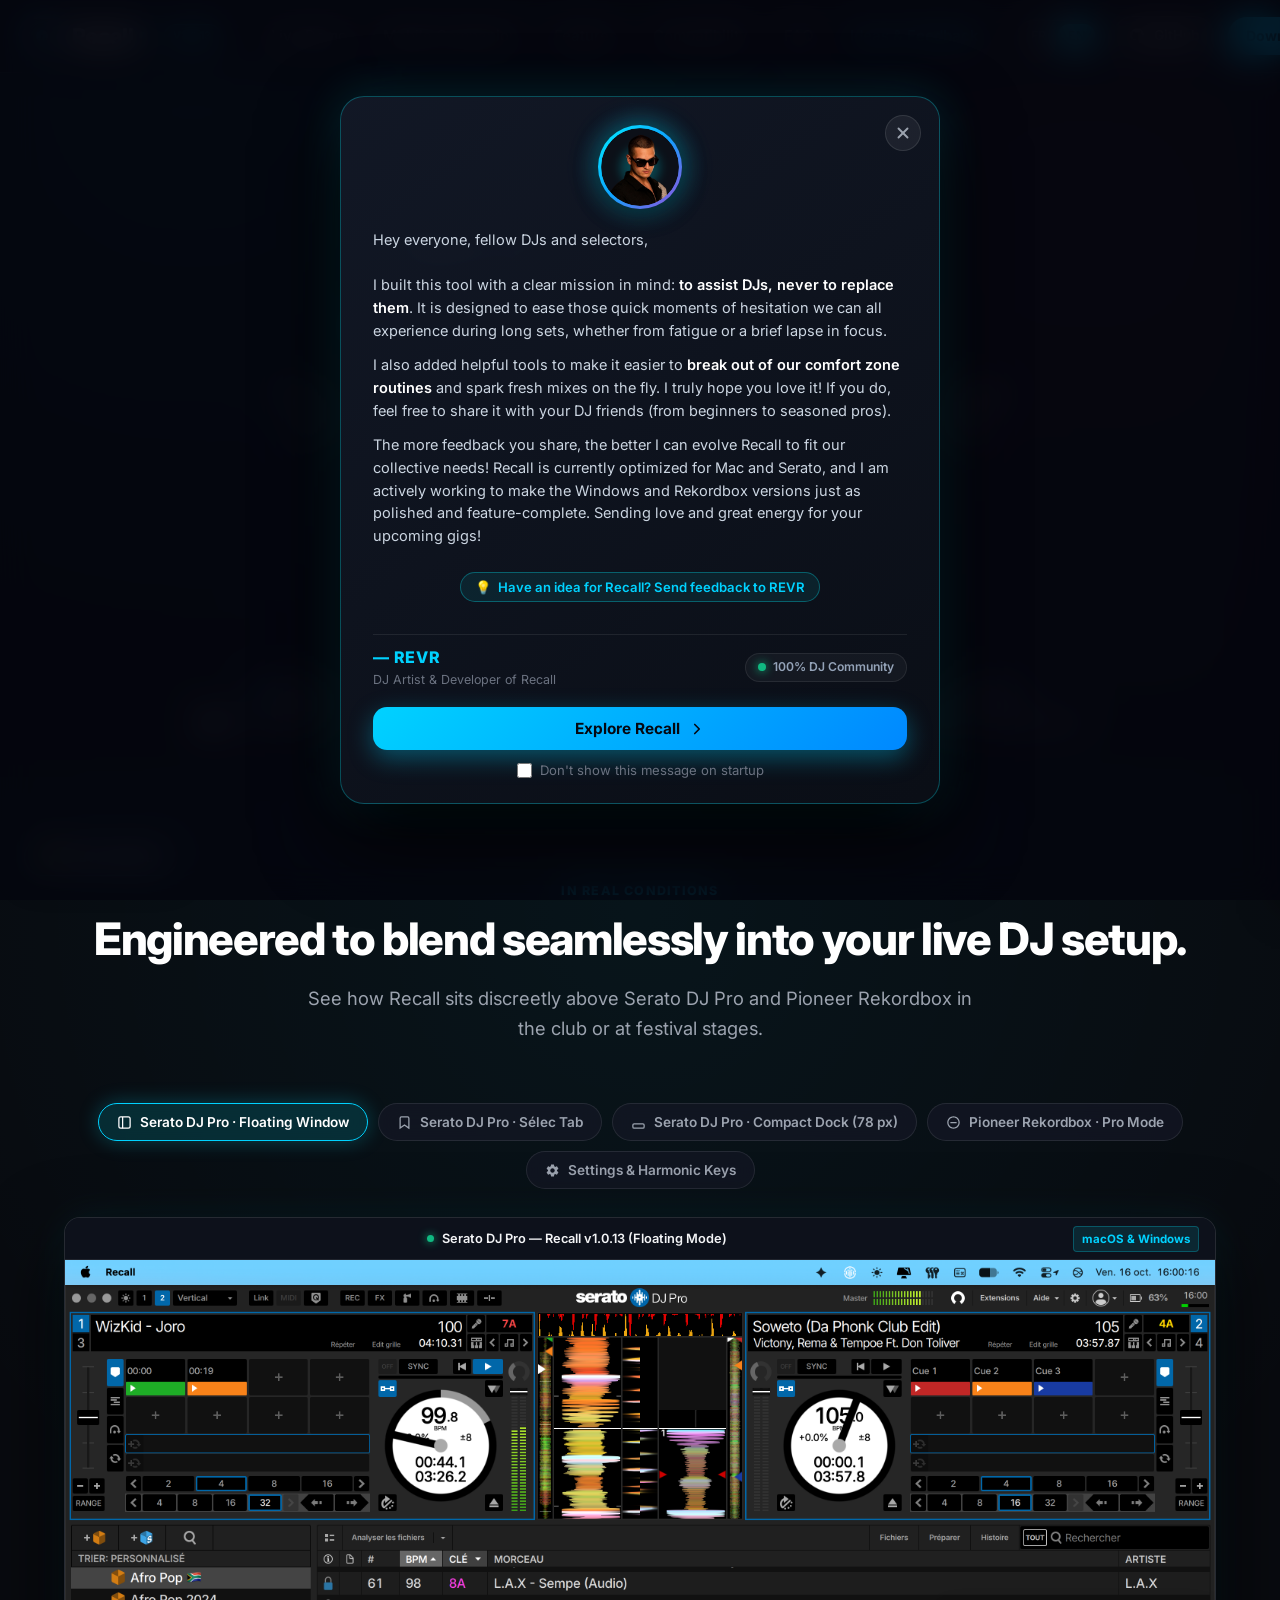
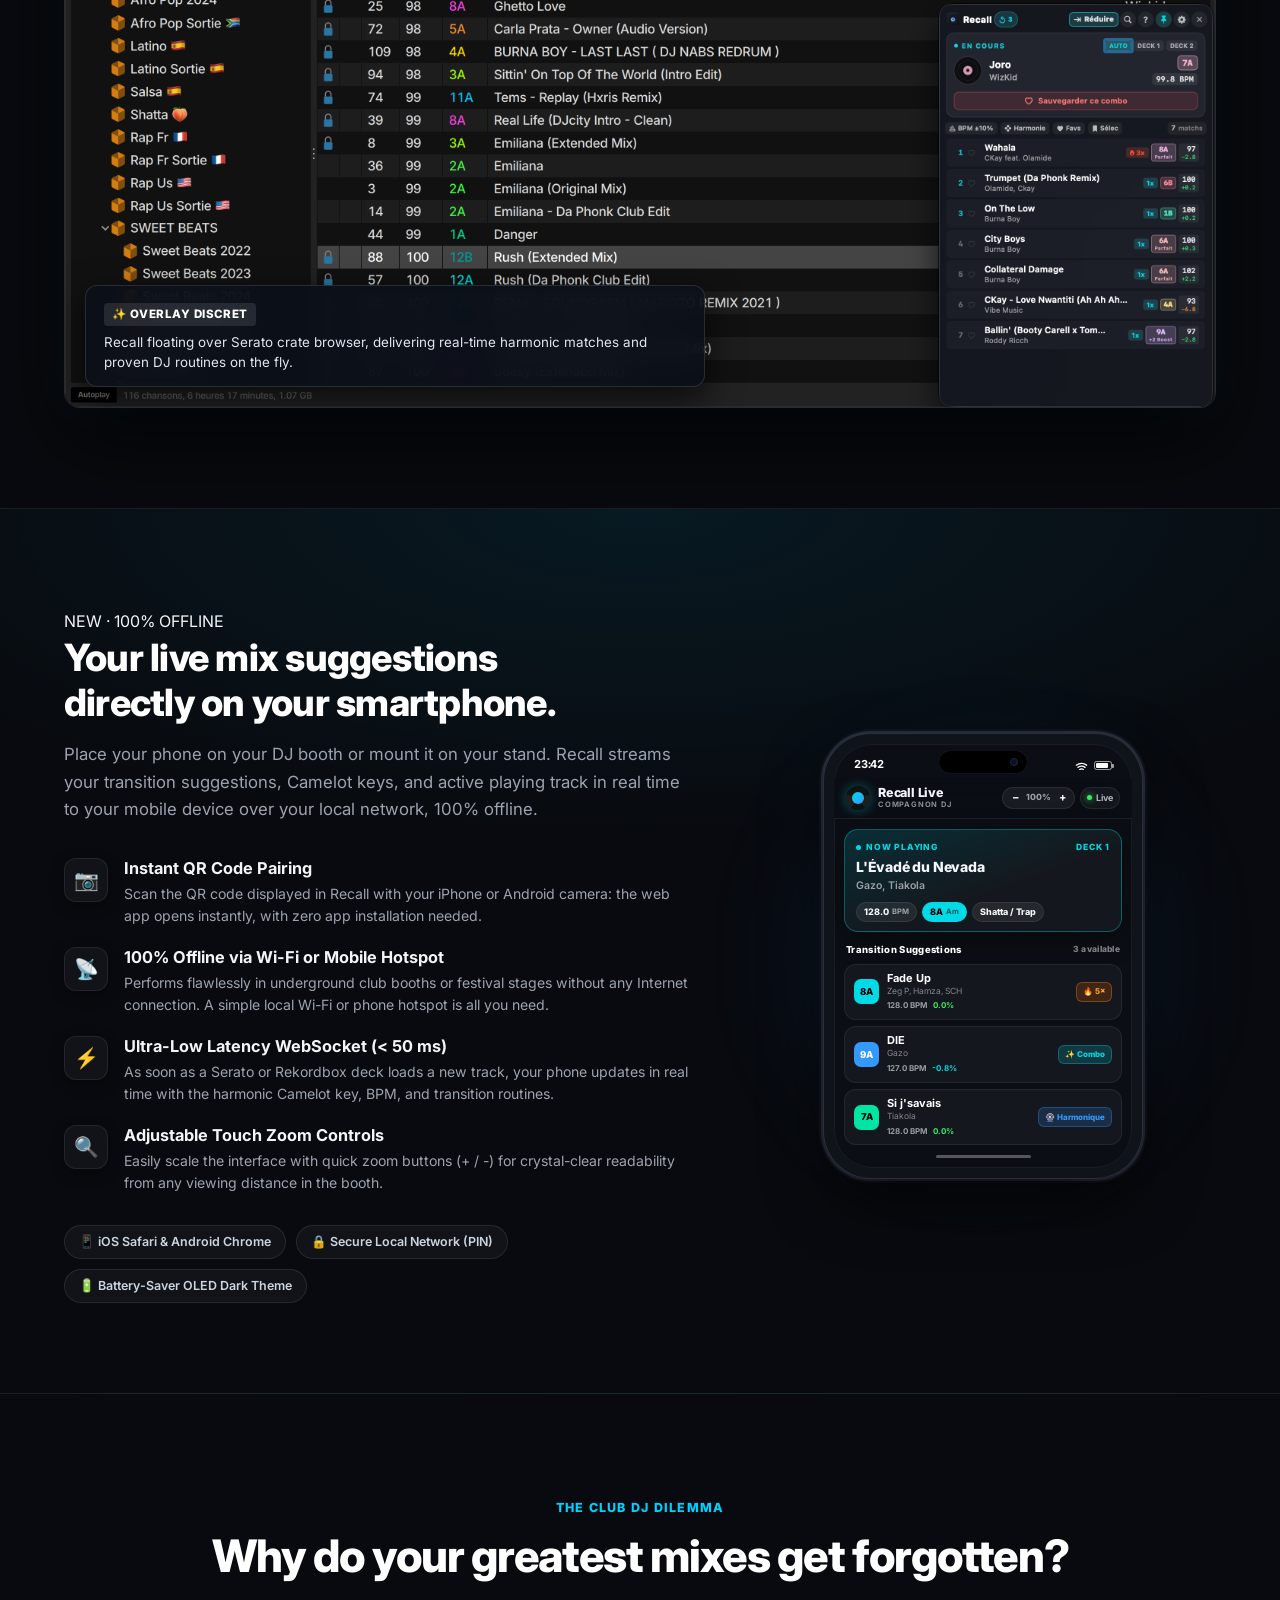
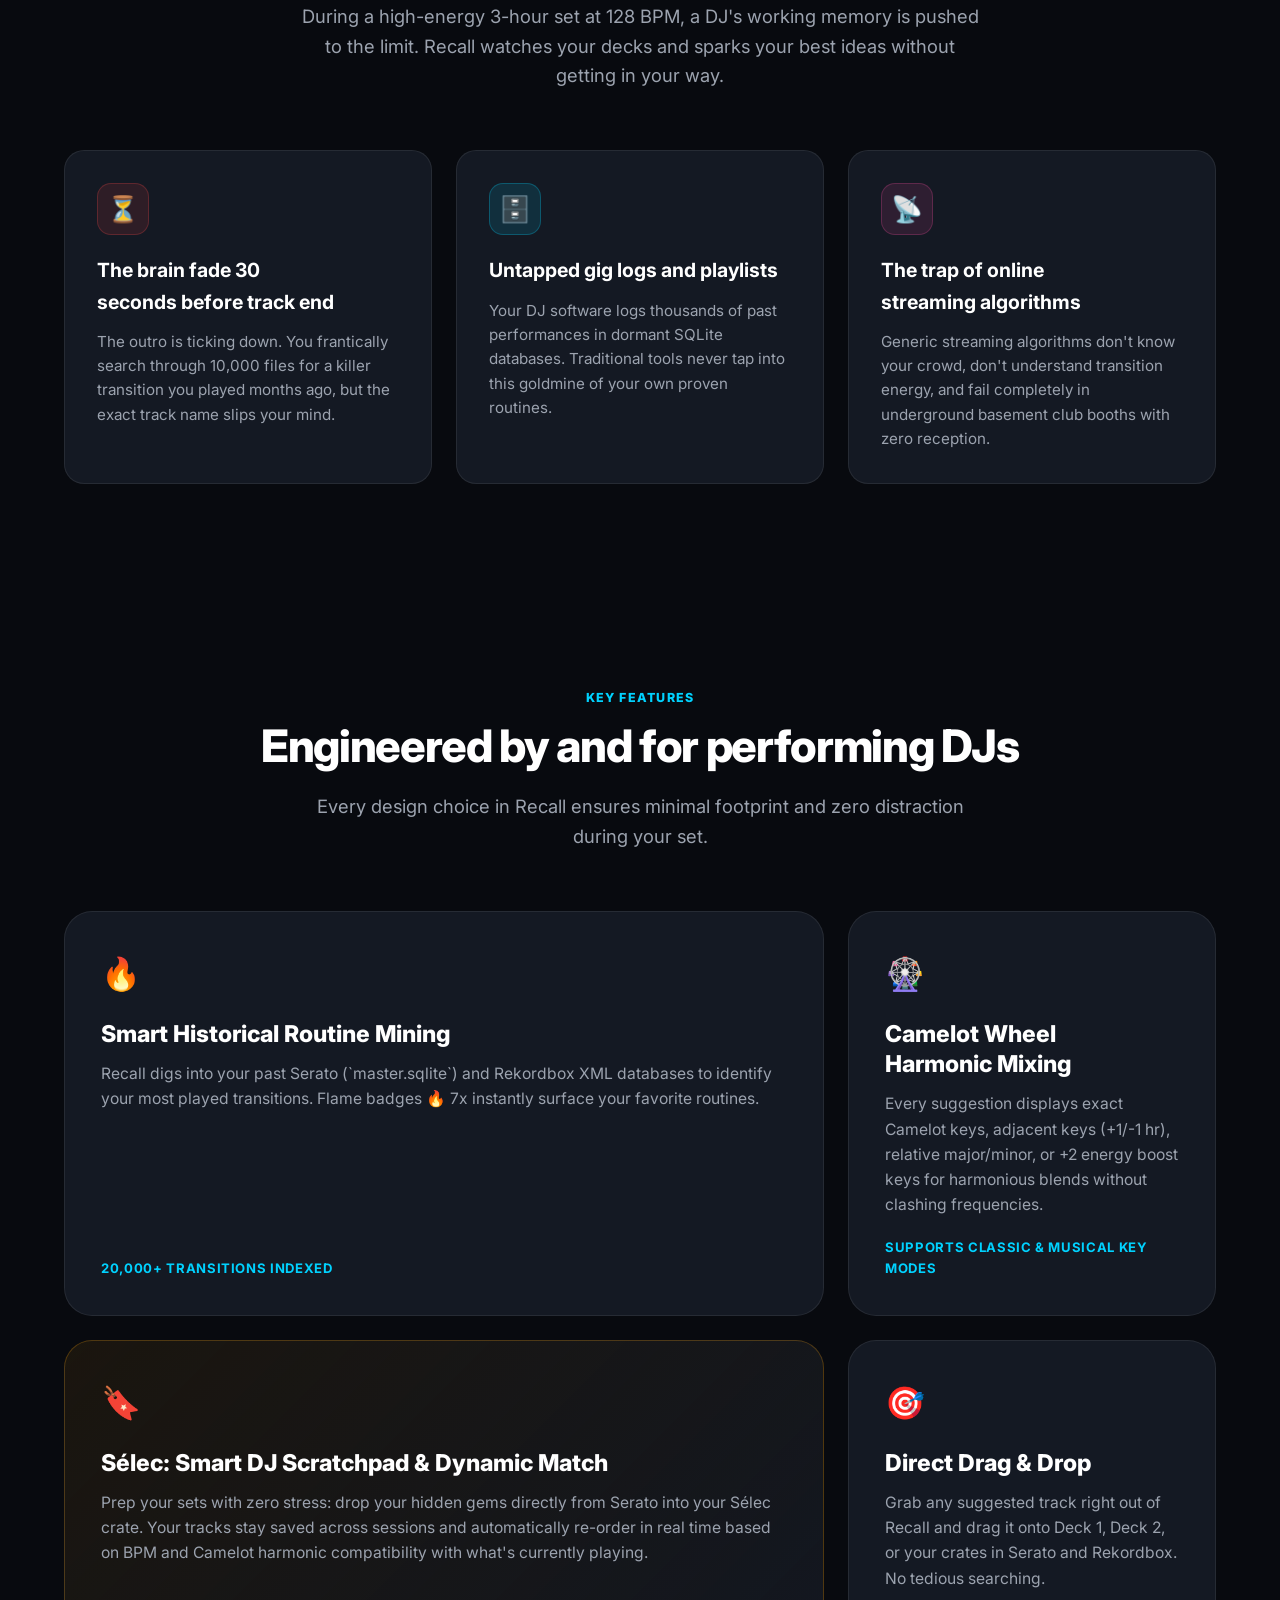
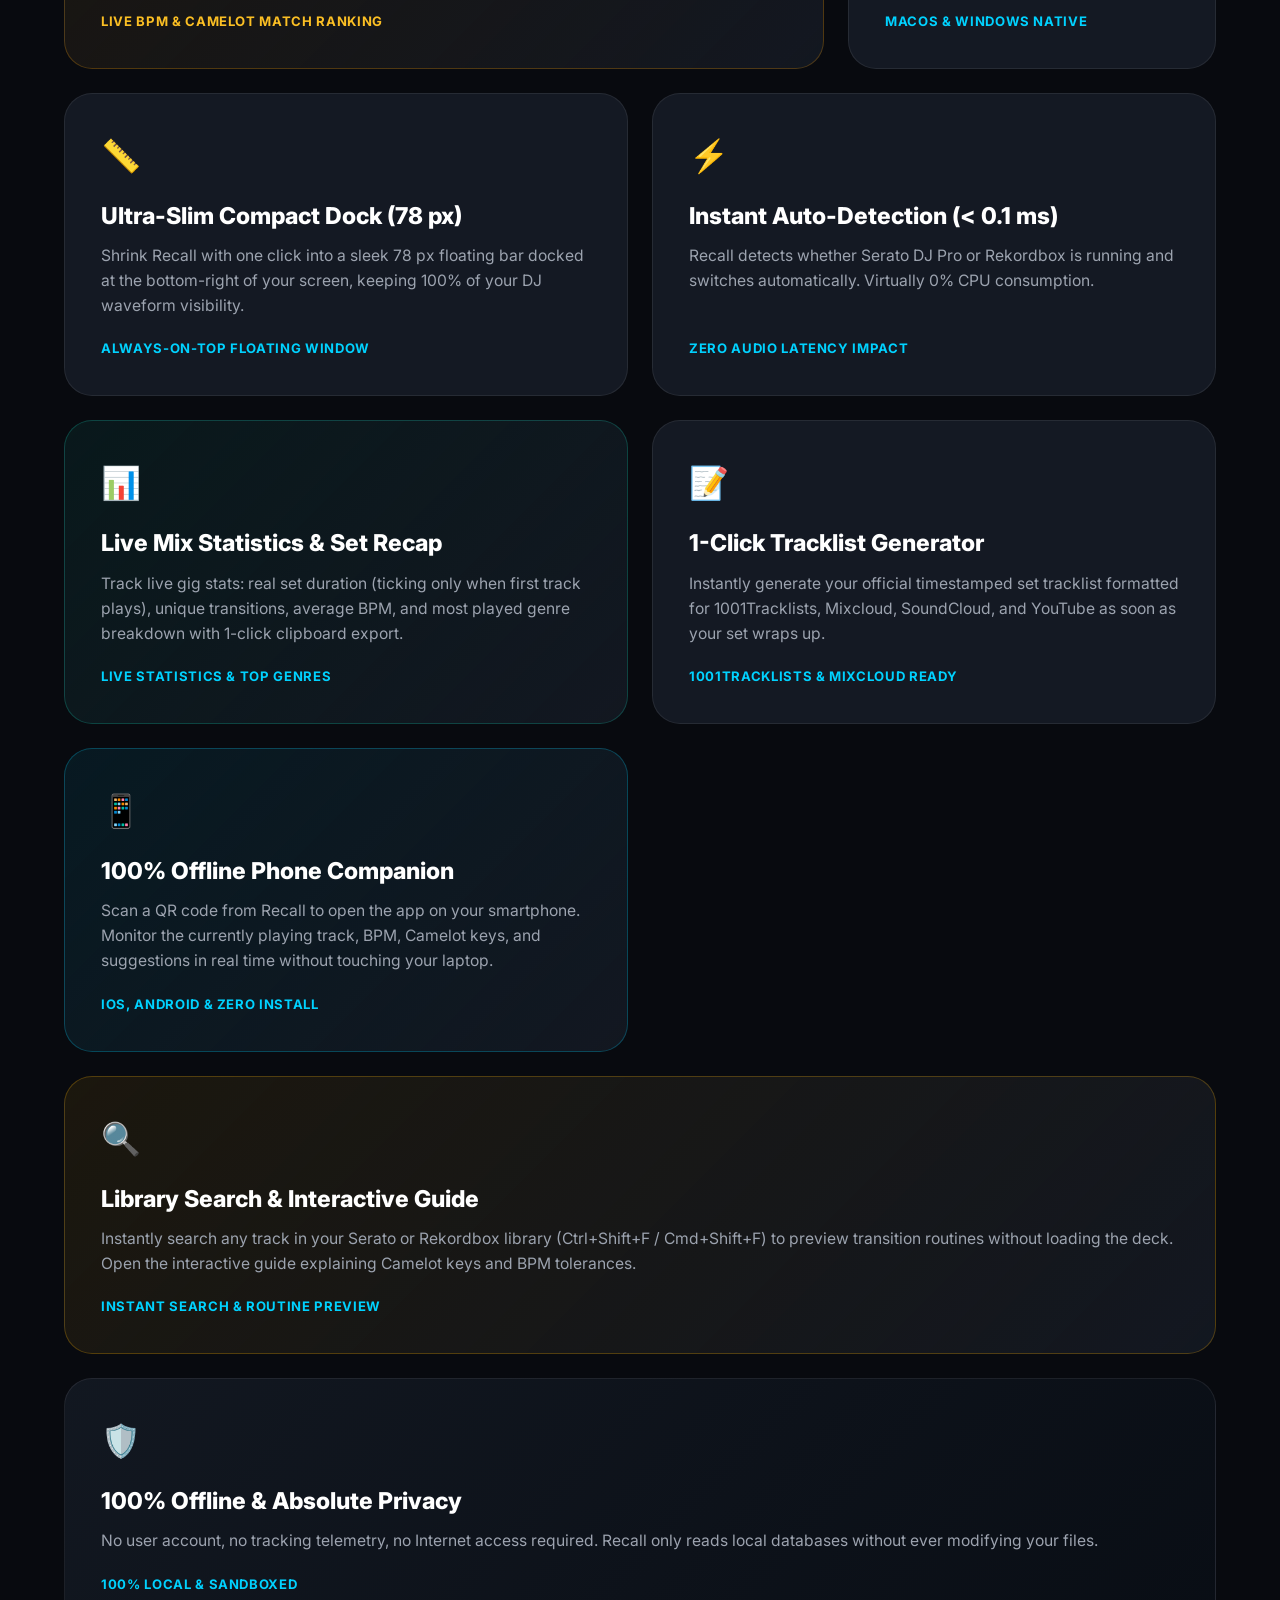
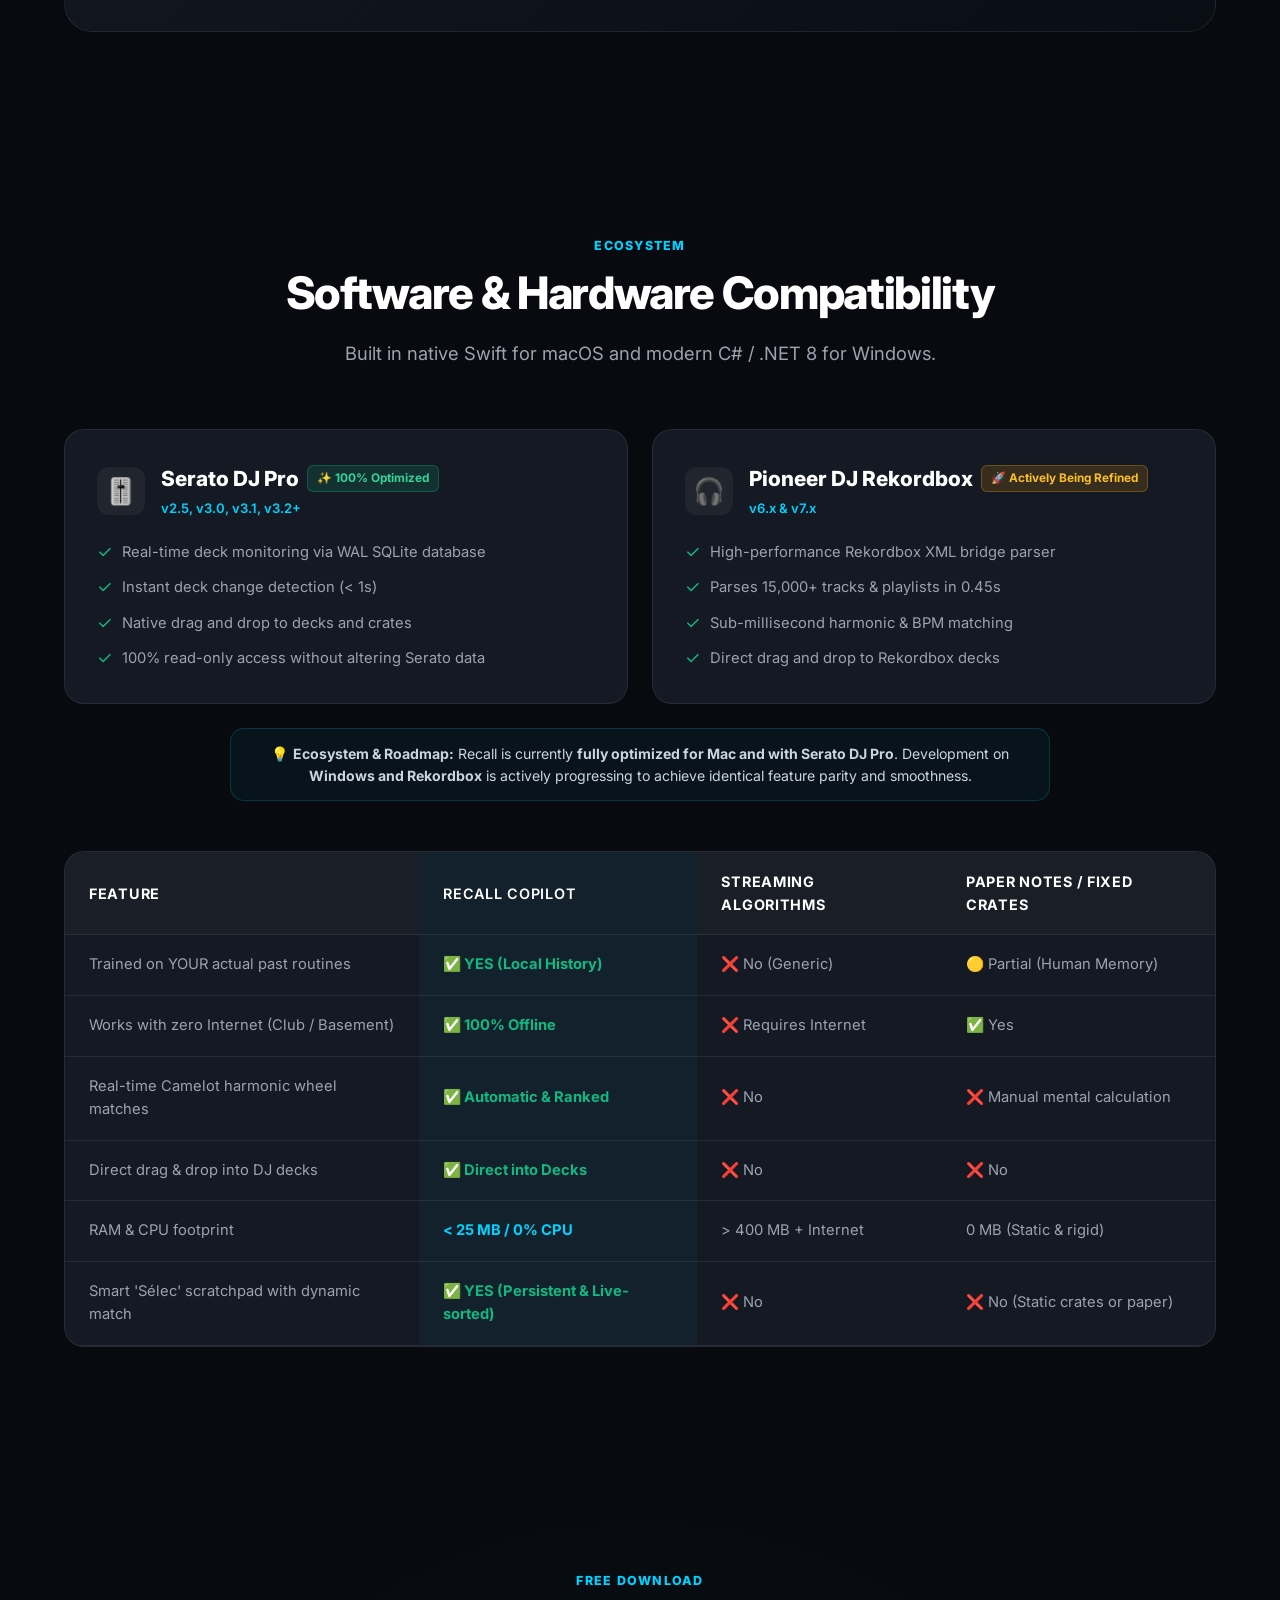
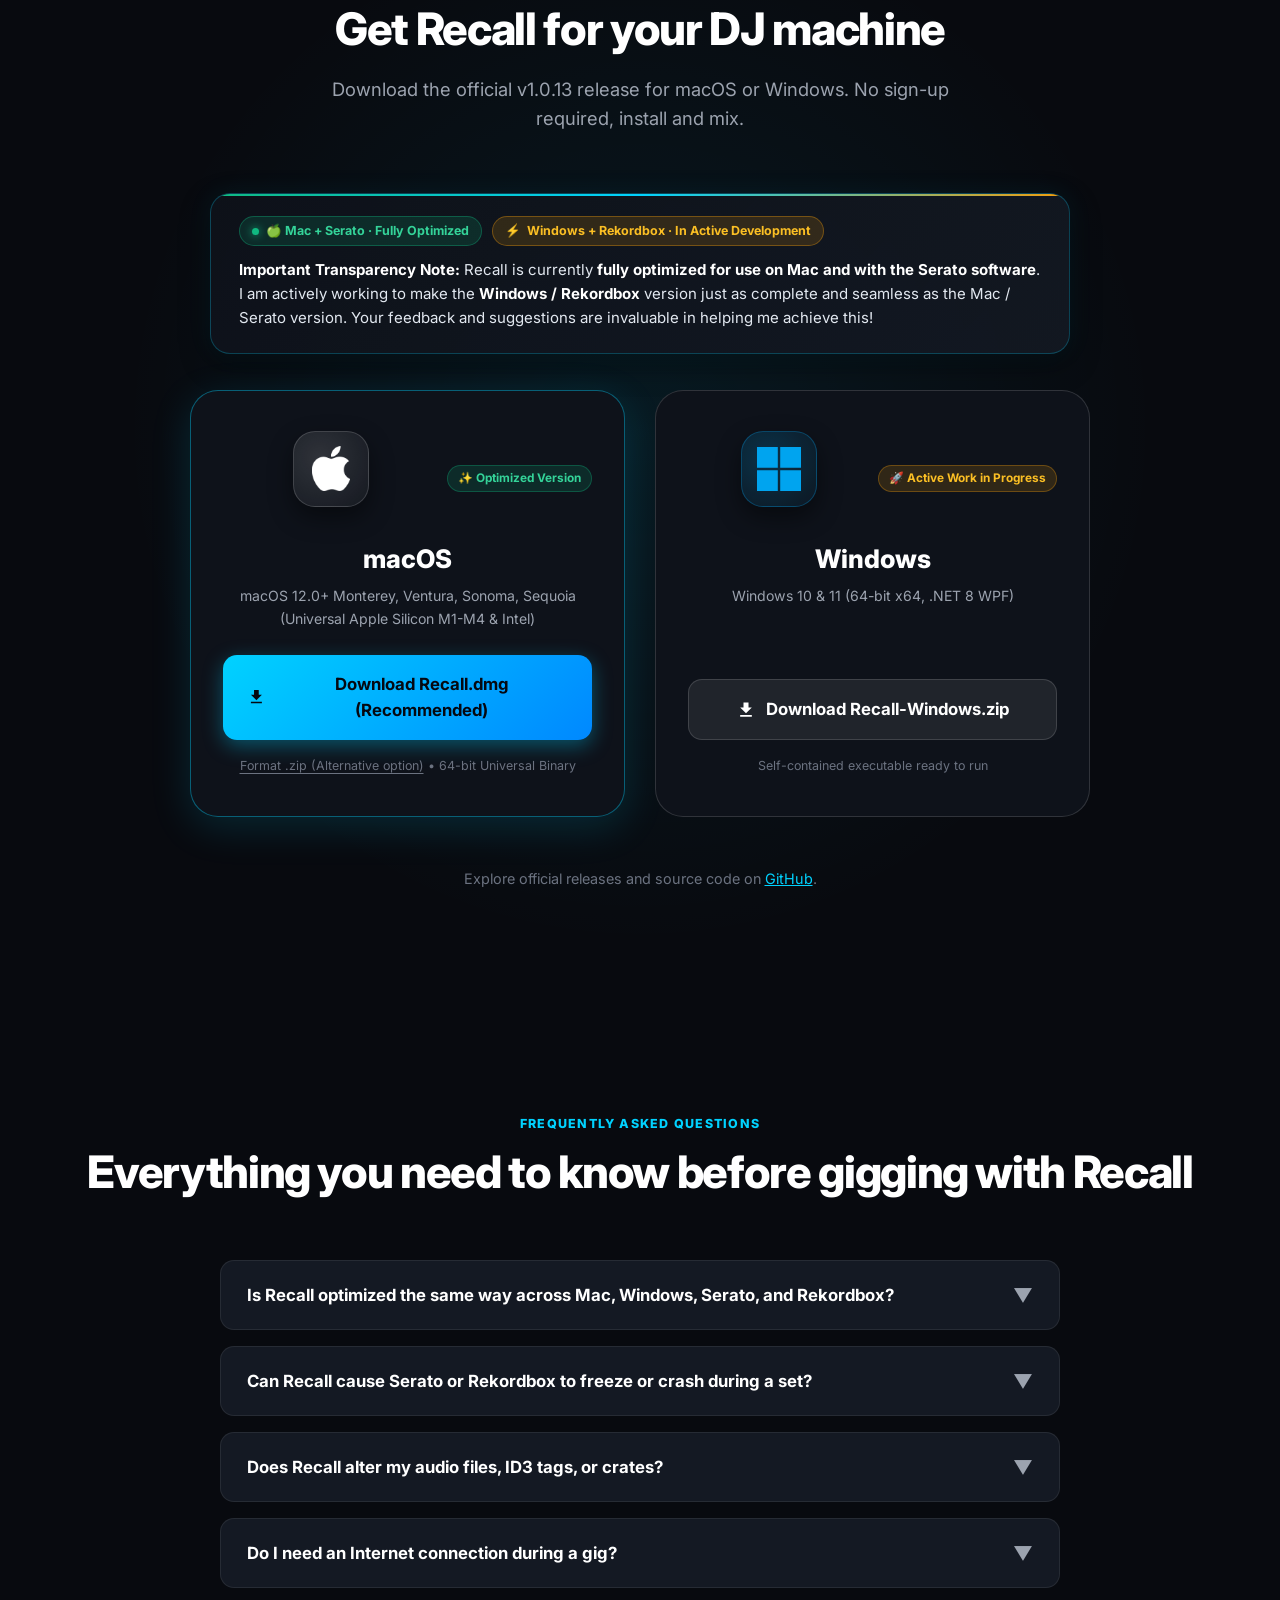
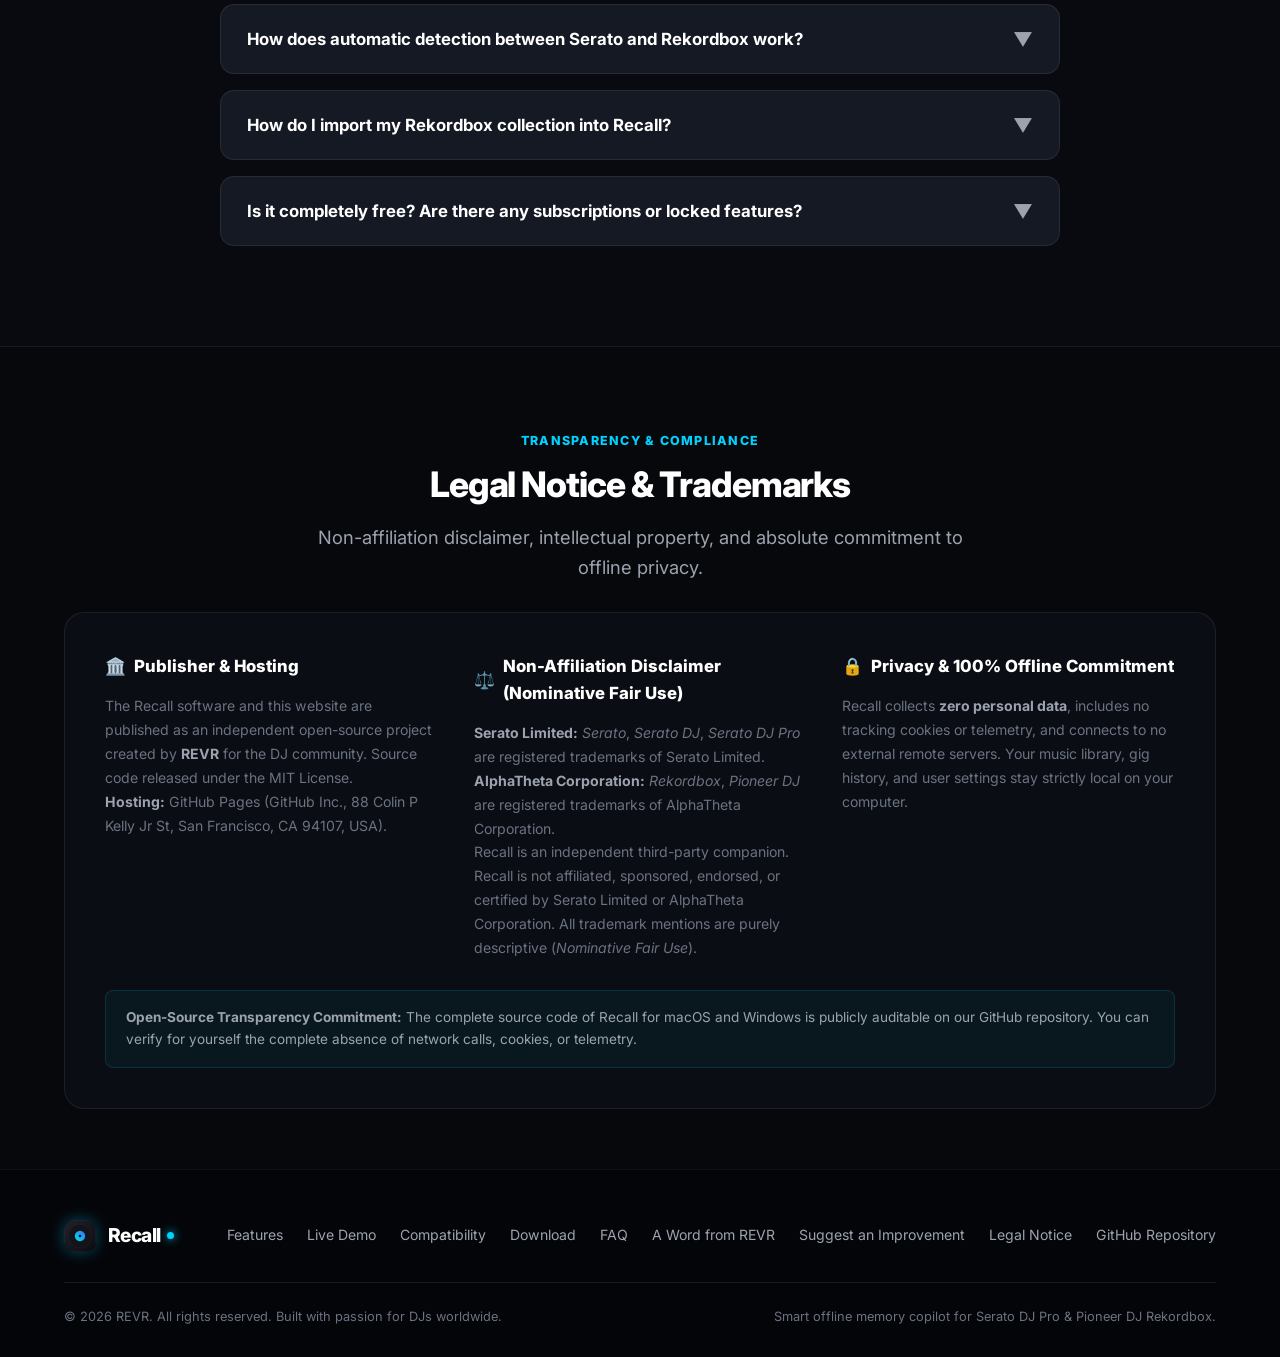
<file: docs/index.html>
<!DOCTYPE html>
<html lang="fr">
<head>
  <meta charset="UTF-8">
  <meta name="viewport" content="width=device-width, initial-scale=1.0">
  <title>Recall — Le Copilote Intelligent Hors-Ligne pour DJs Serato & Rekordbox</title>
  <meta name="description" content="Recall est le compagnon DJ open-source 100% hors-ligne pour macOS et Windows. Rallumez vos meilleures transitions historiques, mixez harmoniquement en roue Camelot et glissez vos morceaux directement dans Serato DJ Pro ou Pioneer DJ Rekordbox.">
  <meta name="keywords" content="Recall, DJ, Serato DJ Pro, Pioneer DJ, Rekordbox, Camelot Wheel, Harmonic Mixing, Transitions DJ, Routine Mining, macOS, Windows, Open Source, 100% Hors-ligne">
  
  <!-- Open Graph / Facebook / Discord -->
  <meta property="og:type" content="website">
  <meta property="og:url" content="https://revrmusic.github.io/recall/">
  <meta property="og:title" content="Recall — Le Copilote Intelligent Hors-Ligne pour DJs Serato & Rekordbox">
  <meta property="og:description" content="Rallumez vos meilleures transitions historiques en plein set sans latence ni connexion Internet.">
  <meta property="og:image" content="https://revrmusic.github.io/recall/assets/images/recall-main.png">
  <meta property="og:image:secure_url" content="https://revrmusic.github.io/recall/assets/images/recall-main.png">
  <meta property="og:image:type" content="image/png">
  <meta property="og:image:width" content="720">
  <meta property="og:image:height" content="1152">

  <!-- Twitter -->
  <meta name="twitter:card" content="summary_large_image">
  <meta name="twitter:title" content="Recall — Compagnon DJ Indépendant Serato & Rekordbox">
  <meta name="twitter:description" content="Mining de routines historiques & mixage harmonique Camelot en direct. 100% hors-ligne.">
  <meta name="twitter:image" content="https://revrmusic.github.io/recall/assets/images/recall-main.png">

  <!-- Favicons & App Icons -->
  <link rel="icon" type="image/svg+xml" href="assets/images/favicon.svg">
  <link rel="icon" type="image/png" sizes="32x32" href="assets/images/favicon-32x32.png">
  <link rel="icon" type="image/png" sizes="16x16" href="assets/images/favicon-16x16.png">
  <link rel="apple-touch-icon" sizes="180x180" href="assets/images/apple-touch-icon.png">
  <link rel="shortcut icon" href="favicon.ico">
  <link rel="manifest" href="site.webmanifest">
  <meta name="theme-color" content="#0a0c10">

  <!-- Google Fonts: Inter -->
  <link rel="preconnect" href="https://fonts.googleapis.com">
  <link rel="preconnect" href="https://fonts.gstatic.com" crossorigin>
  <link href="https://fonts.googleapis.com/css2?family=Inter:wght@400;500;600;700;800;900&display=swap" rel="stylesheet">

  <!-- Custom CSS -->
  <link rel="stylesheet" href="assets/css/styles.css">

  <!-- Schema.org SoftwareApplication -->
  <script type="application/ld+json">
  {
    "@context": "https://schema.org",
    "@type": "SoftwareApplication",
    "name": "Recall",
    "operatingSystem": "macOS 12.0+, Windows 10/11",
    "applicationCategory": "MultimediaApplication",
    "offers": {
      "@type": "Offer",
      "price": "0",
      "priceCurrency": "EUR"
    },
    "description": "Smart offline DJ memory companion and Camelot harmonic transition assistant for Serato DJ Pro and Pioneer DJ Rekordbox."
  }
  </script>
</head>
<body>

  <!-- ========================================================================
       Navigation Bar
       ======================================================================== -->
  <header class="navbar">
    <div class="container nav-container">
      <a href="#" class="brand">
        <div class="brand-icon-wrapper">
          <img src="assets/images/app-icon.png" alt="Recall Logo" class="brand-icon">
        </div>
        <span class="brand-text">Recall <span class="brand-dot"></span></span>
        <span class="brand-badge">v1.0.13</span>
      </a>

      <ul class="nav-links">
        <li><a href="#mockups" class="nav-link" data-i18n="nav-demo">Démonstration</a></li>
        <li><a href="#phone-companion" class="nav-link" data-i18n="nav-companion"><span class="nav-companion-badge">📱</span> Compagnon Mobile</a></li>
        <li><a href="#features" class="nav-link" data-i18n="nav-features">Fonctionnalités</a></li>
        <li><a href="#compatibility" class="nav-link" data-i18n="nav-compatibility">Compatibilité</a></li>
        <li><a href="#faq" class="nav-link" data-i18n="nav-faq">FAQ</a></li>
        <li><a href="#feedback" class="nav-link nav-feedback-link" id="nav-feedback-link" data-i18n="nav-feedback"><span class="nav-feedback-badge">💡</span> Idées & Retours</a></li>
      </ul>

      <div class="nav-actions">
        <!-- Language Switcher -->
        <div class="lang-switch">
          <button id="lang-fr" class="lang-btn active" title="Français">FR</button>
          <button id="lang-en" class="lang-btn" title="English">EN</button>
        </div>

        <!-- GitHub Link -->
        <a href="https://github.com/REVRmusic/recall" target="_blank" rel="noopener noreferrer" class="btn-github" title="Voir sur GitHub">
          <svg width="18" height="18" viewBox="0 0 24 24" fill="currentColor">
            <path fill-rule="evenodd" clip-rule="evenodd" d="M12 2C6.477 2 2 6.484 2 12.017c0 4.425 2.865 8.18 6.839 9.504.5.092.682-.217.682-.483 0-.237-.008-.868-.013-1.703-2.782.605-3.369-1.343-3.369-1.343-.454-1.158-1.11-1.466-1.11-1.466-.908-.62.069-.608.069-.608 1.003.07 1.53 1.032 1.53 1.032.892 1.53 2.341 1.088 2.91.832.092-.647.35-1.088.636-1.338-2.22-.253-4.555-1.113-4.555-4.951 0-1.093.39-1.988 1.029-2.688-.103-.253-.446-1.272.098-2.65 0 0 .84-.27 2.75 1.026A9.564 9.564 0 0112 6.844c.85.004 1.705.115 2.504.337 1.909-1.296 2.747-1.027 2.747-1.027.546 1.379.202 2.398.1 2.651.64.7 1.028 1.595 1.028 2.688 0 3.848-2.339 4.695-4.566 4.943.359.309.678.92.678 1.855 0 1.338-.012 2.419-.012 2.747 0 .268.18.58.688.482A10.019 10.019 0 0022 12.017C22 6.484 17.522 2 12 2z"/>
          </svg>
          <span>GitHub</span>
        </a>

        <!-- Download CTA -->
        <a href="#download" class="btn-nav-download" data-i18n="nav-cta-download">
          Télécharger v1.0.13
        </a>

        <!-- Mobile Menu Toggle -->
        <button id="mobile-menu-toggle" class="mobile-menu-btn" aria-label="Menu" aria-expanded="false">
          <span class="hamburger-bar"></span>
          <span class="hamburger-bar"></span>
          <span class="hamburger-bar"></span>
        </button>
      </div>
    </div>
  </header>

  <!-- ========================================================================
       Hero Section
       ======================================================================== -->
  <section class="hero">
    <div class="container">
      <div class="hero-pill">
        <span class="hero-pill-badge" data-i18n="hero-pill-badge">NOUVEAU</span>
        <span data-i18n="hero-pill-text">Compagnon DJ Indépendant & 100 % Hors-Ligne</span>
      </div>

      <h1 class="hero-title">
        <span data-i18n="hero-title-part1">Ne perdez plus jamais le fil</span><br>
        <span class="hero-title-highlight" data-i18n="hero-title-part2">de vos meilleurs mixes.</span>
      </h1>

      <p class="hero-subtitle" data-i18n="hero-subtitle">
        Le copilote intelligent qui fouille vos historiques Serato et Rekordbox pour vous suggérer instantanément vos transitions éprouvées et vos enchaînements harmoniques Camelot en plein set.
      </p>

      <div class="hero-actions-wrapper">
        <div class="hero-actions">
          <a href="https://github.com/REVRmusic/recall/releases/download/v1.0.13/Recall.dmg" class="btn-primary smart-download-btn" id="hero-smart-btn" data-track-download="macOS" data-track-file="Recall.dmg" data-track-location="Hero Principal Auto-Detect">
            <span id="hero-smart-icon-wrap">
              <img src="assets/images/apple-logo.png" alt="Apple" class="btn-apple-logo" id="hero-smart-icon">
            </span>
            <span id="hero-smart-text" data-i18n="hero-btn-smart-mac">Télécharger pour macOS</span>
          </a>

          <a href="https://github.com/REVRmusic/recall" target="_blank" rel="noopener noreferrer" class="btn-secondary">
            <svg width="18" height="18" viewBox="0 0 24 24" fill="currentColor">
              <path fill-rule="evenodd" clip-rule="evenodd" d="M12 2C6.477 2 2 6.484 2 12.017c0 4.425 2.865 8.18 6.839 9.504.5.092.682-.217.682-.483 0-.237-.008-.868-.013-1.703-2.782.605-3.369-1.343-3.369-1.343-.454-1.158-1.11-1.466-1.11-1.466-.908-.62.069-.608.069-.608 1.003.07 1.53 1.032 1.53 1.032.892 1.53 2.341 1.088 2.91.832.092-.647.35-1.088.636-1.338-2.22-.253-4.555-1.113-4.555-4.951 0-1.093.39-1.988 1.029-2.688-.103-.253-.446-1.272.098-2.65 0 0 .84-.27 2.75 1.026A9.564 9.564 0 0112 6.844c.85.004 1.705.115 2.504.337 1.909-1.296 2.747-1.027 2.747-1.027.546 1.379.202 2.398.1 2.651.64.7 1.028 1.595 1.028 2.688 0 3.848-2.339 4.695-4.566 4.943.359.309.678.92.678 1.855 0 1.338-.012 2.419-.012 2.747 0 .268.18.58.688.482A10.019 10.019 0 0022 12.017C22 6.484 17.522 2 12 2z"/>
            </svg>
            <span data-i18n="hero-btn-github">Code source GitHub</span>
          </a>
        </div>

        <div class="hero-other-os" id="hero-other-os">
          <span data-i18n="hero-other-os-text">Également disponible pour </span>
          <a href="#download" class="hero-other-os-link" id="hero-other-os-link" data-i18n="hero-other-os-link">Windows (PC)</a>
        </div>

        <div class="hero-opt-note">
          <span class="hero-opt-dot"></span>
          <span data-i18n="hero-opt-note">Recall est actuellement optimisé pour <strong>Mac & Serato</strong> · Travail actif en cours pour rendre <strong>Windows & Rekordbox</strong> aussi complets</span>
        </div>
      </div>

      <!-- Trust Badges Row -->
      <div class="hero-badges-row">
        <div class="trust-badge">
          <span class="trust-badge-icon">🛡️</span>
          <span data-i18n="trust-offline">100 % Hors-ligne (Zéro Wi-Fi)</span>
        </div>
        <div class="trust-badge">
          <span class="trust-badge-icon">⚡️</span>
          <span data-i18n="trust-cpu">0 % CPU au repos (< 25 Mo RAM)</span>
        </div>
        <div class="trust-badge">
          <span class="trust-badge-icon">🔒</span>
          <span data-i18n="trust-safe">Lecture seule (Zéro risque de crash)</span>
        </div>
        <div class="trust-badge">
          <span class="trust-badge-icon">🆓</span>
          <span data-i18n="trust-free">Gratuit & Open-Source</span>
        </div>
      </div>
    </div>
  </section>

  <!-- ========================================================================
       Section: Mockups & Real DJ Environments
       ======================================================================== -->
  <section id="mockups" class="section mockups-section">
    <div id="demo" style="position: absolute; top: -80px; left: 0;"></div>
    <div class="container">
      <div class="section-header-center">
        <span class="section-tag" data-i18n="mockups-tag">EN SITUATION RÉELLE</span>
        <h2 class="section-title" data-i18n="mockups-title">Conçu pour s'intégrer discrètement dans votre workflow DJ.</h2>
        <p class="section-subtitle" data-i18n="mockups-subtitle">
          Que vous mixiez sur Serato DJ Pro ou Pioneer Rekordbox, Recall s'intègre en surcouche ultra-légère au-dessus de vos platines sans jamais gêner vos waveforms ni votre navigation.
        </p>
      </div>

      <!-- Mockup Navigation Pills -->
      <div class="mockup-tabs-bar" role="tablist">
        <button type="button" class="mockup-tab-btn active" data-mockup-target="mockup-serato-floating" role="tab" aria-selected="true">
          <svg width="15" height="15" viewBox="0 0 24 24" fill="none" stroke="currentColor" stroke-width="2"><rect x="3" y="3" width="18" height="18" rx="3"/><path d="M9 3v18"/></svg>
          <span data-i18n="mockup-tab-serato-floating">Serato DJ Pro · Fenêtre Flottante</span>
        </button>
        <button type="button" class="mockup-tab-btn" data-mockup-target="mockup-serato-selec" role="tab" aria-selected="false">
          <svg width="15" height="15" viewBox="0 0 24 24" fill="none" stroke="currentColor" stroke-width="2"><path d="M19 21l-7-5-7 5V5a2 2 0 0 1 2-2h10a2 2 0 0 1 2 2z"/></svg>
          <span data-i18n="mockup-tab-serato-selec">Serato DJ Pro · Onglet Sélec</span>
        </button>
        <button type="button" class="mockup-tab-btn" data-mockup-target="mockup-serato-compact" role="tab" aria-selected="false">
          <svg width="15" height="15" viewBox="0 0 24 24" fill="none" stroke="currentColor" stroke-width="2"><rect x="3" y="14" width="18" height="7" rx="2"/></svg>
          <span data-i18n="mockup-tab-serato-compact">Serato DJ Pro · Bandeau Compact (78 px)</span>
        </button>
        <button type="button" class="mockup-tab-btn" data-mockup-target="mockup-rekordbox" role="tab" aria-selected="false">
          <svg width="15" height="15" viewBox="0 0 24 24" fill="currentColor"><path d="M12 2C6.48 2 2 6.48 2 12s4.48 10 10 10 10-4.48 10-10S17.52 2 12 2zm0 18c-4.41 0-8-3.59-8-8s3.59-8 8-8 8 3.59 8 8-3.59 8-8 8zm-5-9h10v2H7z"/></svg>
          <span data-i18n="mockup-tab-rekordbox">Pioneer Rekordbox · Mode Pro</span>
        </button>
        <button type="button" class="mockup-tab-btn" data-mockup-target="mockup-settings" role="tab" aria-selected="false">
          <svg width="15" height="15" viewBox="0 0 24 24" fill="currentColor"><path d="M19.14 12.94c.04-.3.06-.61.06-.94 0-.32-.02-.64-.07-.94l2.03-1.58c.18-.14.23-.41.12-.61l-1.92-3.32c-.12-.22-.37-.29-.59-.22l-2.39.96c-.5-.38-1.03-.7-1.62-.94l-.36-2.54c-.04-.24-.24-.41-.48-.41h-3.84c-.24 0-.43.17-.47.41l-.36 2.54c-.59.24-1.13.57-1.62.94l-2.39-.96c-.22-.08-.47 0-.59.22L2.74 8.87c-.12.21-.08.47.12.61l2.03 1.58c-.05.3-.09.63-.09.94s.02.64.07.94l-2.03 1.58c-.18.14-.23.41-.12.61l1.92 3.32c.12.22.37.29.59.22l2.39-.96c.5.38 1.03.7 1.62.94l.36 2.54c.05.24.24.41.48.41h3.84c.24 0 .44-.17.47-.41l.36-2.54c.59-.24 1.13-.56 1.62-.94l2.39.96c.22.08.47 0 .59-.22l1.92-3.32c.12-.22.07-.47-.12-.61l-2.01-1.58zM12 15.6c-1.98 0-3.6-1.62-3.6-3.6s1.62-3.6 3.6-3.6 3.6 1.62 3.6 3.6-1.62 3.6-3.6 3.6z"/></svg>
          <span data-i18n="mockup-tab-settings">Paramètres & Clés Harmoniques</span>
        </button>
      </div>

      <!-- Mockup Device Frame Container -->
      <div class="mockup-viewport">
        <!-- Frame Chrome Bar (macOS Window style) -->
        <div class="mockup-chrome-bar">
          <div class="window-dots">
            <span class="dot dot-red"></span>
            <span class="dot dot-yellow"></span>
            <span class="dot dot-green"></span>
          </div>
          <div class="mockup-chrome-title" id="mockup-chrome-title">
            <span class="chrome-status-dot"></span>
            <span id="mockup-title-text">Serato DJ Pro — Recall 1.0 (Mode Flottant)</span>
          </div>
          <div class="mockup-chrome-badge">macOS & Windows</div>
        </div>

        <!-- Panels for each Mockup -->
        <div class="mockup-media-stage">
          <!-- Item 1: Serato Floating -->
          <div class="mockup-panel active" id="mockup-serato-floating">
            <img src="assets/images/recall-serato-dj-mockup.png" alt="Recall en mode flottant au-dessus de Serato DJ Pro" class="mockup-img" loading="lazy">
            <div class="mockup-caption-overlay">
              <span class="caption-pill">✨ Overlay Discret</span>
              <p data-i18n="mockup-caption-serato-floating">Recall flottant au-dessus du browser Serato, affichant en temps réel vos routines éprouvées et vos enchaînements harmoniques.</p>
            </div>
          </div>

          <!-- Item 2: Serato Sélec Drawer -->
          <div class="mockup-panel" id="mockup-serato-selec">
            <img src="assets/images/recall-serato-selec.png" alt="Recall avec l'onglet Sélec ouvert au-dessus de Serato DJ Pro" class="mockup-img" loading="lazy">
            <div class="mockup-caption-overlay">
              <span class="caption-pill amber">🔖 Scratchpad Sélec</span>
              <p data-i18n="mockup-caption-serato-selec">L'onglet Sélec : glissez vos morceaux repérés depuis Serato pour les garder sous la main. Recall les trie automatiquement en direct selon l'affinité BPM et harmonique avec le titre en cours de lecture.</p>
            </div>
          </div>

          <!-- Item 3: Serato Compact Dock -->
          <div class="mockup-panel" id="mockup-serato-compact">
            <img src="assets/images/recall-compact-serato.png" alt="Recall en mode bandeau compact 78px dans Serato DJ Pro" class="mockup-img" loading="lazy">
            <div class="mockup-caption-overlay">
              <span class="caption-pill cyan">⚡ Mode Compact 78 px</span>
              <p data-i18n="mockup-caption-serato-compact">Mode Bandeau ultra-compact de 78 px : surveillance discrète au bas de l'écran, laissant 100 % d'espace pour les waveforms et les platines.</p>
            </div>
          </div>

          <!-- Item 4: Rekordbox Pro Mode -->
          <div class="mockup-panel" id="mockup-rekordbox">
            <img src="assets/images/recall-rekordbox.png" alt="Recall compatible avec Pioneer Rekordbox" class="mockup-img" loading="lazy">
            <div class="mockup-caption-overlay">
              <span class="caption-pill purple">🎛️ Pioneer Rekordbox</span>
              <p data-i18n="mockup-caption-rekordbox">Compatibilité totale avec Pioneer Rekordbox en mode Performance : suggestions instantanées à chaque sélection de track.</p>
            </div>
          </div>

          <!-- Item 5: Settings & Backdrop -->
          <div class="mockup-panel" id="mockup-settings">
            <img src="assets/images/recall-settings-backdrop.png" alt="Paramètres de Recall avec fond obscurci" class="mockup-img" loading="lazy">
            <div class="mockup-caption-overlay">
              <span class="caption-pill">⚙️ Personnalisation Complète</span>
              <p data-i18n="mockup-caption-settings">Panneau de configuration avec estompage doux : ajustez la tolérance BPM, choisissez entre Camelot et Musicale, et activez le mode Always on Top.</p>
            </div>
          </div>
        </div>
      </div>
    </div>
  </section>

  <!-- ========================================================================
       Section: Compagnon Téléphone (Mobile Companion)
       ======================================================================== -->
  <section id="phone-companion" class="section phone-companion-section">
    <div class="container">
      <div class="phone-companion-grid">
        <!-- Left: Text & Features -->
        <div class="phone-companion-content">
          <div class="section-tag-pill cyan">
            <span class="pulse-dot"></span>
            <span data-i18n="companion-tag">NOUVEAU · COMPAGNON TÉLÉPHONE</span>
          </div>

          <h2 class="section-title companion-title" data-i18n="companion-title">
            Vos suggestions de mix en direct sur votre smartphone.
          </h2>

          <p class="section-subtitle companion-subtitle" data-i18n="companion-desc">
            Posez votre téléphone sur votre régie DJ ou fixez-le sur votre stand. Recall diffuse vos suggestions d'enchaînements, vos clés Camelot et le morceau en cours en temps réel sur votre mobile via votre réseau local, 100% hors-ligne.
          </p>

          <div class="companion-feature-list">
            <div class="companion-feature-item">
              <div class="companion-feature-icon">📷</div>
              <div class="companion-feature-body">
                <h4 data-i18n="companion-feat-1-title">Connexion instantanée par QR Code</h4>
                <p data-i18n="companion-feat-1-desc">Scannez le QR Code affiché dans Recall avec l'appareil photo de votre iPhone ou Android : la web app s'ouvre immédiatement, sans rien installer sur votre smartphone.</p>
              </div>
            </div>

            <div class="companion-feature-item">
              <div class="companion-feature-icon">📡</div>
              <div class="companion-feature-body">
                <h4 data-i18n="companion-feat-2-title">100 % Hors-ligne en Wi-Fi ou Partage de Connexion</h4>
                <p data-i18n="companion-feat-2-desc">Fonctionne en club, festival ou sous-sol sans aucun accès à Internet. Un simple réseau Wi-Fi local ou le partage de connexion de votre smartphone suffit.</p>
              </div>
            </div>

            <div class="companion-feature-item">
              <div class="companion-feature-icon">⚡</div>
              <div class="companion-feature-body">
                <h4 data-i18n="companion-feat-3-title">Flux WebSocket temps réel (&lt; 50 ms)</h4>
                <p data-i18n="companion-feat-3-desc">Dès qu'une platine Serato ou Rekordbox change de morceau, votre smartphone s'actualise instantanément avec la clé Camelot, le BPM et vos meilleures transitions.</p>
              </div>
            </div>

            <div class="companion-feature-item">
              <div class="companion-feature-icon">🔍</div>
              <div class="companion-feature-body">
                <h4 data-i18n="companion-feat-4-title">Niveau de zoom tactile ajustable</h4>
                <p data-i18n="companion-feat-4-desc">Ajustez la taille d'affichage d'un geste grâce aux boutons de zoom (+ / -) pour une lisibilité parfaite quelle que soit la distance de votre téléphone en cabine.</p>
              </div>
            </div>
          </div>

          <div class="companion-badges">
            <span class="companion-badge-pill" data-i18n="companion-badge-pwa">📱 iOS Safari &amp; Android Chrome</span>
            <span class="companion-badge-pill" data-i18n="companion-badge-pin">🔒 Réseau Local Sécurisé (PIN)</span>
            <span class="companion-badge-pill" data-i18n="companion-badge-oled">🔋 Thème Sombre OLED Éco-Batterie</span>
          </div>
        </div>

        <!-- Right: Smartphone Mockup -->
        <div class="phone-companion-visual">
          <div class="phone-mockup-wrapper">
            <div class="phone-ambient-glow"></div>
            
            <!-- Smartphone Device Frame -->
            <div class="phone-device-frame">
              <div class="phone-notch">
                <span class="dynamic-island-lens"></span>
              </div>
              
              <div class="phone-screen">
                <!-- Status Bar -->
                <div class="phone-status-bar">
                  <span class="status-time">23:42</span>
                  <div class="status-icons">
                    <svg width="13" height="10" viewBox="0 0 14 11" fill="currentColor"><path d="M7 3a9.96 9.96 0 0 0-6.13 2.12.75.75 0 0 0 .96 1.15A8.47 8.47 0 0 1 7 4.5c1.9 0 3.65.63 5.07 1.72a.75.75 0 1 0 .96-1.15A9.96 9.96 0 0 0 7 3zm0 3a6.97 6.97 0 0 0-4.24 1.45.75.75 0 1 0 .96 1.15A5.48 5.48 0 0 1 7 7.5c1.29 0 2.47.44 3.4 1.18a.75.75 0 0 0 .96-1.15A6.97 6.97 0 0 0 7 6zm0 3c-.93 0-1.78.36-2.42.95a.75.75 0 1 0 1.02 1.1A1.98 1.98 0 0 1 7 10.5c.53 0 1.01.2 1.38.54a.75.75 0 1 0 1.04-1.09A3.48 3.48 0 0 0 7 9z"/></svg>
                    <div class="battery-icon"><div class="battery-level"></div></div>
                  </div>
                </div>

                <!-- Web App Header -->
                <div class="p-header">
                  <div class="p-logo"></div>
                  <div class="p-brand">
                    Recall Live
                    <small>Compagnon DJ</small>
                  </div>
                  <div class="p-header-actions">
                    <div class="p-zoom-ctrl">
                      <span class="p-zoom-btn">−</span>
                      <span class="p-zoom-lvl">100%</span>
                      <span class="p-zoom-btn">+</span>
                    </div>
                    <div class="p-conn">
                      <span class="p-dot on"></span>
                      <span data-i18n="mockup-phone-live">En direct</span>
                    </div>
                  </div>
                </div>

                <!-- Active Track Card -->
                <div class="p-now">
                  <div class="p-now-top">
                    <span class="p-now-label"><span class="p-pulse"></span> <span data-i18n="mockup-phone-now-label">Sur le deck</span></span>
                    <span class="p-deck" data-i18n="mockup-phone-deck">Deck 1</span>
                  </div>
                  <div class="p-now-title">L'Évadé du Nevada</div>
                  <div class="p-now-artist">Gazo, Tiakola</div>
                  <div class="p-now-meta">
                    <span class="p-pill p-pill-bpm">128.0 <span class="u">BPM</span></span>
                    <span class="p-pill p-pill-key key-8a">8A <span class="u">Am</span></span>
                    <span class="p-pill p-pill-genre">Shatta / Trap</span>
                  </div>
                </div>

                <!-- Suggestions Section -->
                <div class="p-suggestions-header">
                  <span class="p-sug-title" data-i18n="mockup-phone-sug-title">Suggestions d'enchaînements</span>
                  <span class="p-sug-count" data-i18n="mockup-phone-sug-count">3 disponibles</span>
                </div>

                <div class="p-suggestions-list">
                  <!-- Suggestion 1 -->
                  <div class="p-sug-card">
                    <div class="p-sug-left">
                      <span class="p-key-pill key-8a">8A</span>
                      <div class="p-track-info">
                        <div class="p-track-title">Fade Up</div>
                        <div class="p-track-artist">Zeg P, Hamza, SCH</div>
                        <div class="p-track-meta">
                          <span class="p-bpm-val">128.0 BPM</span>
                          <span class="p-bpm-diff diff-match">0.0%</span>
                        </div>
                      </div>
                    </div>
                    <div class="p-sug-badge flame">🔥 5×</div>
                  </div>

                  <!-- Suggestion 2 -->
                  <div class="p-sug-card">
                    <div class="p-sug-left">
                      <span class="p-key-pill key-9a">9A</span>
                      <div class="p-track-info">
                        <div class="p-track-title">DIE</div>
                        <div class="p-track-artist">Gazo</div>
                        <div class="p-track-meta">
                          <span class="p-bpm-val">127.0 BPM</span>
                          <span class="p-bpm-diff diff-close">-0.8%</span>
                        </div>
                      </div>
                    </div>
                    <div class="p-sug-badge match">✨ Combo</div>
                  </div>

                  <!-- Suggestion 3 -->
                  <div class="p-sug-card">
                    <div class="p-sug-left">
                      <span class="p-key-pill key-7a">7A</span>
                      <div class="p-track-info">
                        <div class="p-track-title">Si j'savais</div>
                        <div class="p-track-artist">Tiakola</div>
                        <div class="p-track-meta">
                          <span class="p-bpm-val">128.0 BPM</span>
                          <span class="p-bpm-diff diff-match">0.0%</span>
                        </div>
                      </div>
                    </div>
                    <div class="p-sug-badge harmonic">🎡 Harmonique</div>
                  </div>
                </div>

                <!-- Bottom Home Bar -->
                <div class="phone-home-bar"></div>
              </div>
            </div>
          </div>
        </div>
      </div>
    </div>
  </section>

  <!-- ========================================================================
       Section: Problem & Solution
       ======================================================================== -->
  <section id="problem" class="section">
    <div class="container">
      <div class="section-header-center">
        <span class="section-tag" data-i18n="problem-tag">Le Dilemme du DJ en Club</span>
        <h2 class="section-title" data-i18n="problem-title">Pourquoi vos meilleurs mixes tombent dans l'oubli ?</h2>
        <p class="section-subtitle" data-i18n="problem-subtitle">
          Pendant un set de 3 heures à 128 BPM, le cerveau d'un DJ est saturé. Recall veille sur vos platines pour ranimer vos plus belles inspirations sans vous déranger.
        </p>
      </div>

      <div class="problem-grid">
        <div class="problem-card">
          <div class="problem-icon-box red">⏳</div>
          <h3 class="problem-card-title" data-i18n="p1-title">Le trou de mémoire à 30 secondes de la fin</h3>
          <p class="problem-card-desc" data-i18n="p1-desc">
            La fin du morceau approche. Vous cherchez fébrilement dans 10 000 titres un enchaînement magique que vous avez déjà fait par le passé, mais le titre exact vous échappe.
          </p>
        </div>

        <div class="problem-card">
          <div class="problem-icon-box cyan">🗄️</div>
          <h3 class="problem-card-title" data-i18n="p2-title">Des gig logs et playlists sous-exploités</h3>
          <p class="problem-card-desc" data-i18n="p2-desc">
            Vos logiciels DJ stockent des milliers d'heures d'historiques dans des bases de données dormantes. Personne ne les analyse pour vous faire profiter de votre propre expérience.
          </p>
        </div>

        <div class="problem-card">
          <div class="problem-icon-box magenta">📡</div>
          <h3 class="problem-card-title" data-i18n="p3-title">Le piège des algorithmes en ligne</h3>
          <p class="problem-card-desc" data-i18n="p3-desc">
            Les recommandations de streaming génériques ne connaissent ni votre style de mix, ni votre public, et tombent en panne au moindre trou de réseau en sous-sol.
          </p>
        </div>
      </div>
    </div>
  </section>


  <!-- ========================================================================
       Section: Bento Features Grid
       ======================================================================== -->
  <section id="features" class="section">
    <div class="container">
      <div class="section-header-center">
        <span class="section-tag" data-i18n="features-tag">Fonctionnalités Clés</span>
        <h2 class="section-title" data-i18n="features-title">Conçu par et pour les DJs exigeants</h2>
        <p class="section-subtitle" data-i18n="features-subtitle">
          Chaque détail de Recall a été pensé pour s'intégrer discrètement dans votre workflow sans jamais accaparer votre écran.
        </p>
      </div>

      <div class="bento-grid">
        <!-- Feature 1: Routine Mining (Col 8) -->
        <div class="bento-card col-8">
          <div>
            <span class="bento-icon">🔥</span>
            <h3 class="bento-title" data-i18n="f1-title">Mining Intelligent de vos Routines</h3>
            <p class="bento-desc" data-i18n="f1-desc">
              Recall fouille vos sessions passées (Serato `master.sqlite` et Rekordbox XML) pour détecter vos paires de morceaux les plus jouées. Les flammes 🔥 7x vous indiquent immédiatement vos transitions éprouvées.
            </p>
          </div>
          <span class="bento-highlight" data-i18n="f1-badge">20 000+ transitions détectées</span>
        </div>

        <!-- Feature 2: Camelot Wheel (Col 4) -->
        <div class="bento-card col-4">
          <div>
            <span class="bento-icon">🎡</span>
            <h3 class="bento-title" data-i18n="f2-title">Harmonie Camelot Wheel</h3>
            <p class="bento-desc" data-i18n="f2-desc">
              Chaque suggestion affiche sa clé Camelot exacte, ses clés voisines (+1/-1 heure), ses relatifs majeurs/mineurs ou ses boosts d'énergie (+2 heures) pour un mix sans fausse note.
            </p>
          </div>
          <span class="bento-highlight" data-i18n="f2-badge">Compatible Clés Musicales & Open Key</span>
        </div>

        <!-- Feature NEW: Sélec Scratchpad (Col 8) -->
        <div class="bento-card col-8" style="background: linear-gradient(135deg, rgba(245, 158, 11, 0.08), rgba(20, 25, 35, 0.9)); border-color: rgba(245, 158, 11, 0.25);">
          <div>
            <span class="bento-icon">🔖</span>
            <h3 class="bento-title" data-i18n="f-selec-title">Sélec : Votre Scratchpad DJ & Match Dynamique</h3>
            <p class="bento-desc" data-i18n="f-selec-desc">
              Préparez vos sets sans stress : glissez vos pépites depuis Serato directement dans votre Sélec. Vos morceaux restent mémorisés d'une session à l'autre et se réordonnent automatiquement en direct selon leur compatibilité (BPM et clé Camelot) avec le morceau en cours de lecture.
            </p>
          </div>
          <span class="bento-highlight" style="color: #fbbf24; border-color: rgba(245, 158, 11, 0.3);" data-i18n="f-selec-badge">Tri automatique par BPM & Camelot</span>
        </div>

        <!-- Feature 3: Drag & Drop (Col 4) -->
        <div class="bento-card col-4">
          <div>
            <span class="bento-icon">🎯</span>
            <h3 class="bento-title" data-i18n="f3-title">Glisser-Déposer Direct (Drag & Drop)</h3>
            <p class="bento-desc" data-i18n="f3-desc">
              Attrapez un titre depuis Recall et glissez-le directement sur la platine 1, 2 ou dans vos bacs de Serato et Rekordbox. Zéro manipulation fastidieuse.
            </p>
          </div>
          <span class="bento-highlight" data-i18n="f3-badge">Natif macOS & Windows</span>
        </div>

        <!-- Feature 4: Compact Bar (Col 6) -->
        <div class="bento-card col-6">
          <div>
            <span class="bento-icon">📏</span>
            <h3 class="bento-title" data-i18n="f4-title">Bandeau Compact Ultra-Fin (78 px)</h3>
            <p class="bento-desc" data-i18n="f4-desc">
              Passez en un clic en mode bandeau minimaliste docké en bas à droite de votre écran. Vos formes d'ondes Serato restent 100 % visibles.
            </p>
          </div>
          <span class="bento-highlight" data-i18n="f4-badge">Fenêtre toujours au premier plan</span>
        </div>

        <!-- Feature 5: Auto-Detection (Col 6) -->
        <div class="bento-card col-6">
          <div>
            <span class="bento-icon">⚡️</span>
            <h3 class="bento-title" data-i18n="f5-title">Détection Automatique (0,1 ms)</h3>
            <p class="bento-desc" data-i18n="f5-desc">
              Recall détecte automatiquement si Serato DJ Pro ou Rekordbox est lancé et bascule sans effort. Aucune surcharge processeur.
            </p>
          </div>
          <span class="bento-highlight" data-i18n="f5-badge">Zéro impact sur la latence audio</span>
        </div>

        <!-- Feature NEW: Statistiques de Mix & Récapitulatif de Set (Col 6) -->
        <div class="bento-card col-6" style="background: linear-gradient(135deg, rgba(20, 200, 176, 0.08), rgba(20, 25, 35, 0.9)); border-color: rgba(20, 200, 176, 0.25);">
          <div>
            <span class="bento-icon">📊</span>
            <h3 class="bento-title" data-i18n="f-recap-title">Statistiques de Mix &amp; Récapitulatif de Set</h3>
            <p class="bento-desc" data-i18n="f-recap-desc">
              Suivez vos statistiques en direct : durée totale réelle (démarrée dès le premier morceau joué), transitions uniques, tempo moyen et détection du genre musical le plus joué avec répartition visuelle et export 1-clic.
            </p>
          </div>
          <span class="bento-highlight" data-i18n="f-recap-badge">Statistiques réelles &amp; Top Genres</span>
        </div>

        <!-- Feature NEW: Tracklist Generator (Col 6) -->
        <div class="bento-card col-6">
          <div>
            <span class="bento-icon">📝</span>
            <h3 class="bento-title" data-i18n="f-tracklist-title">Générateur de Tracklists 1-Clic</h3>
            <p class="bento-desc" data-i18n="f-tracklist-desc">
              Générez instantanément votre tracklist officielle minutée et parfaitement formatée pour 1001Tracklists, Mixcloud, SoundCloud et YouTube dès la fin de votre prestation.
            </p>
          </div>
          <span class="bento-highlight" data-i18n="f-tracklist-badge">Compatible 1001Tracklists &amp; Mixcloud</span>
        </div>

        <!-- Feature NEW: Compagnon Mobile (Col 6) -->
        <div class="bento-card col-6" style="background: linear-gradient(135deg, rgba(0, 210, 255, 0.08), rgba(20, 25, 35, 0.9)); border-color: rgba(0, 210, 255, 0.25);">
          <div>
            <span class="bento-icon">📱</span>
            <h3 class="bento-title" data-i18n="f-companion-title">Compagnon Téléphone 100% Hors-Ligne</h3>
            <p class="bento-desc" data-i18n="f-companion-desc">
              Scannez un QR code depuis Recall pour ouvrir l'application sur votre smartphone. Suivez en temps réel le morceau en cours, le BPM, la clé Camelot et vos suggestions sans toucher à votre ordinateur.
            </p>
          </div>
          <span class="bento-highlight" data-i18n="f-companion-badge">iOS, Android &amp; Zéro installation</span>
        </div>

        <!-- Feature NEW: Recherche Bibliothèque & Guide Interactif (Col 12) -->
        <div class="bento-card col-12" style="background: linear-gradient(135deg, rgba(255, 179, 0, 0.08), rgba(20, 25, 35, 0.9)); border-color: rgba(255, 179, 0, 0.25);">
          <div>
            <span class="bento-icon">🔍</span>
            <h3 class="bento-title" data-i18n="f-searchguide-title">Recherche Bibliothèque &amp; Guide Interactif</h3>
            <p class="bento-desc" data-i18n="f-searchguide-desc">
              Trouvez instantanément n'importe quel morceau dans votre bibliothèque Serato ou Rekordbox (Ctrl+Shift+F / Cmd+Shift+F) pour prévisualiser les transitions possibles sans charger le deck. Accédez à la modale de guide détaillant les règles harmoniques et de BPM.
            </p>
          </div>
          <span class="bento-highlight" data-i18n="f-searchguide-badge">Recherche instantanée &amp; Prévisualisation à froid</span>
        </div>

        <!-- Feature 6: 100% Offline (Col 12) -->
        <div class="bento-card col-12" style="background: linear-gradient(135deg, rgba(20, 25, 35, 0.9), rgba(10, 14, 22, 0.9));">
          <div>
            <span class="bento-icon">🛡️</span>
            <h3 class="bento-title" data-i18n="f6-title">100 % Hors-Ligne & Respect Absolu de la Vie Privée</h3>
            <p class="bento-desc" data-i18n="f6-desc">
              Aucun compte requis, aucune télémétrie, aucune connexion Internet. Recall lit uniquement vos historiques locaux sans jamais modifier vos fichiers audio ni vos métadonnées.
            </p>
          </div>
          <span class="bento-highlight" data-i18n="f6-badge">100 % Local & Sandboxé</span>
        </div>
      </div>
    </div>
  </section>

  <!-- ========================================================================
       Section: Compatibility & Specs
       ======================================================================== -->
  <section id="compatibility" class="section">
    <div class="container">
      <div class="section-header-center">
        <span class="section-tag" data-i18n="compat-tag">Écosystème</span>
        <h2 class="section-title" data-i18n="compat-title">Compatibilité Logicielle & Matérielle</h2>
        <p class="section-subtitle" data-i18n="compat-subtitle">
          Développé en Swift natif pour macOS et en C# / .NET 8 moderne pour Windows.
        </p>
      </div>

      <div class="compat-grid">
        <!-- Serato Card -->
        <div class="compat-card">
          <div class="compat-header">
            <div class="compat-icon-wrap" style="color: var(--serato-blue);">🎚️</div>
            <div>
              <div style="display: flex; align-items: center; gap: 8px; flex-wrap: wrap;">
                <h3 class="compat-software-title" data-i18n="compat-serato-title">Serato DJ Pro</h3>
                <span class="compat-status-badge flagship" data-i18n="compat-badge-serato">✨ 100% Optimisé</span>
              </div>
              <span class="compat-software-ver" data-i18n="compat-serato-ver">v2.5, v3.0, v3.1, v3.2+</span>
            </div>
          </div>
          <ul class="compat-list">
            <li class="compat-item">
              <span class="compat-item-icon">✓</span>
              <span data-i18n="compat-serato-1">Lecture temps réel du deck actif via base SQLite (WAL)</span>
            </li>
            <li class="compat-item">
              <span class="compat-item-icon">✓</span>
              <span data-i18n="compat-serato-2">Détection automatique des changements de platine (< 1s)</span>
            </li>
            <li class="compat-item">
              <span class="compat-item-icon">✓</span>
              <span data-i18n="compat-serato-3">Drag & Drop natif vers les platines et crates</span>
            </li>
            <li class="compat-item">
              <span class="compat-item-icon">✓</span>
              <span data-i18n="compat-serato-4">Accès 100 % en lecture seule sans modifier Serato</span>
            </li>
          </ul>
        </div>

        <!-- Rekordbox Card -->
        <div class="compat-card">
          <div class="compat-header">
            <div class="compat-icon-wrap" style="color: var(--rekordbox-cyan);">🎧</div>
            <div>
              <div style="display: flex; align-items: center; gap: 8px; flex-wrap: wrap;">
                <h3 class="compat-software-title" data-i18n="compat-rekordbox-title">Pioneer DJ Rekordbox</h3>
                <span class="compat-status-badge dev" data-i18n="compat-badge-rekordbox">🚀 En Perfectionnement Actif</span>
              </div>
              <span class="compat-software-ver" data-i18n="compat-rekordbox-ver">v6.x & v7.x</span>
            </div>
          </div>
          <ul class="compat-list">
            <li class="compat-item">
              <span class="compat-item-icon">✓</span>
              <span data-i18n="compat-rekordbox-1">Lecture haute performance du pont Rekordbox XML</span>
            </li>
            <li class="compat-item">
              <span class="compat-item-icon">✓</span>
              <span data-i18n="compat-rekordbox-2">Analyse de 15 000+ morceaux et playlists en 0,45 s</span>
            </li>
            <li class="compat-item">
              <span class="compat-item-icon">✓</span>
              <span data-i18n="compat-rekordbox-3">Recherche sub-milliseconde et suggestions harmoniques</span>
            </li>
            <li class="compat-item">
              <span class="compat-item-icon">✓</span>
              <span data-i18n="compat-rekordbox-4">Drag & Drop direct vers les decks Rekordbox</span>
            </li>
          </ul>
        </div>
      </div>

      <!-- Compatibility Optimization Note -->
      <div class="compat-opt-note" data-i18n="compat-opt-note">
        💡 <strong>Écosystème & Roadmap :</strong> Recall est actuellement <strong>pleinement optimisé pour Mac et avec Serato DJ Pro</strong>. Le développement sur <strong>Windows et Rekordbox</strong> avance activement pour offrir une parité fonctionnelle et une fluidité identiques.
      </div>

      <!-- Comparison Table -->
      <div class="table-wrap">
        <table class="comp-table">
          <thead>
            <tr>
              <th data-i18n="table-col-feature">Fonctionnalité</th>
              <th class="highlight-col" data-i18n="table-col-recall">Recall Copilot</th>
              <th data-i18n="table-col-spotify">Algorithmes Streaming</th>
              <th data-i18n="table-col-notes">Notes papier / Bacs fixes</th>
            </tr>
          </thead>
          <tbody>
            <tr>
              <td data-i18n="row1-name">Basé sur VOS routines passées réelles</td>
              <td class="highlight-col" style="color: var(--accent-emerald); font-weight: 700;" data-i18n="row1-val-recall">✅ OUI (Historique local)</td>
              <td data-i18n="row1-val-spotify">❌ Non (Générique)</td>
              <td data-i18n="row1-val-notes">🟡 Partiel (Mémoire humaine)</td>
            </tr>
            <tr>
              <td data-i18n="row2-name">Fonctionne sans Internet (Club / Sous-sol)</td>
              <td class="highlight-col" style="color: var(--accent-emerald); font-weight: 700;" data-i18n="row2-val-recall">✅ 100 % Hors-ligne</td>
              <td data-i18n="row2-val-spotify">❌ Impossible sans réseau</td>
              <td data-i18n="row2-val-notes">✅ Oui</td>
            </tr>
            <tr>
              <td data-i18n="row3-name">Harmonie Camelot en temps réel</td>
              <td class="highlight-col" style="color: var(--accent-emerald); font-weight: 700;" data-i18n="row3-val-recall">✅ Automatique & Trié</td>
              <td data-i18n="row3-val-spotify">❌ Non</td>
              <td data-i18n="row3-val-notes">❌ Calcul mental manuel</td>
            </tr>
            <tr>
              <td data-i18n="row4-name">Glisser-déposer vers le logiciel DJ</td>
              <td class="highlight-col" style="color: var(--accent-emerald); font-weight: 700;" data-i18n="row4-val-recall">✅ Direct dans Decks</td>
              <td data-i18n="row4-val-spotify">❌ Non</td>
              <td data-i18n="row4-val-notes">❌ Non</td>
            </tr>
            <tr>
              <td data-i18n="row5-name">Consommation RAM & CPU</td>
              <td class="highlight-col" style="color: var(--cyan-primary); font-weight: 700;" data-i18n="row5-recall">< 25 Mo / 0 % CPU</td>
              <td data-i18n="row5-spotify">> 400 Mo + Connexion</td>
              <td data-i18n="row5-notes">0 Mo (mais statique)</td>
            </tr>
            <tr>
              <td data-i18n="row6-name">Scratchpad "Sélec" avec tri dynamique</td>
              <td class="highlight-col" style="color: var(--accent-emerald); font-weight: 700;" data-i18n="row6-val-recall">✅ OUI (Persistant & Trié en direct)</td>
              <td data-i18n="row6-val-spotify">❌ Non</td>
              <td data-i18n="row6-val-notes">❌ Non (Bacs fixes ou papier)</td>
            </tr>
          </tbody>
        </table>
      </div>
    </div>
  </section>

  <!-- ========================================================================
       Section: Downloads
       ======================================================================== -->
  <section id="download" class="download-section">
    <div class="container">
      <div class="section-header-center">
        <span class="section-tag" data-i18n="dl-tag">Téléchargement Gratuit</span>
        <h2 class="section-title" data-i18n="dl-title">Installez Recall sur votre machine de mix</h2>
        <p class="section-subtitle" data-i18n="dl-subtitle">
          Téléchargez la version officielle 1.0.13 pour macOS ou Windows. Aucun compte requis, installez et mixez.
        </p>

        <!-- Badge Compteur de téléchargements en direct (alimenté par Google Sheets) -->
        <div id="download-live-counter" class="download-live-counter" style="display: none;">
          <span class="pulse-dot"></span>
          <span id="download-counter-text">Statistiques des téléchargements...</span>
        </div>
      </div>

      <!-- Optimization Notice Banner -->
      <div class="optimization-banner">
        <div class="opt-banner-header">
          <div class="opt-banner-badges">
            <span class="opt-badge-mac">
              <span class="opt-pulse-dot"></span>
              <span data-i18n="opt-banner-mac-badge">🍏 Mac + Serato · Pleinement Optimisé</span>
            </span>
            <span class="opt-badge-dev">
              <span>⚡️</span>
              <span data-i18n="opt-banner-win-badge">Windows + Rekordbox · En Développement Actif</span>
            </span>
          </div>
        </div>
        <p class="opt-banner-text" data-i18n="opt-banner-desc">
          <strong>Note importante de transparence :</strong> Recall est actuellement <strong>pleinement optimisé pour être utilisé sur Mac et avec le logiciel Serato</strong>. Je travaille activement pour rendre la version <strong>Windows / Rekordbox</strong> tout aussi complète et fluide que la version Mac / Serato. Vos retours et suggestions me sont précieux pour m'aider à y parvenir !
        </p>
      </div>

      <div class="download-grid">
        <!-- macOS Download Card -->
        <div class="download-card primary">
          <div>
            <div style="display: flex; align-items: center; justify-content: space-between; margin-bottom: 12px; gap: 8px;">
              <div class="os-icon-badge mac">
                <img src="assets/images/apple-logo.png" alt="Apple macOS" class="os-icon-img-mac">
              </div>
              <span class="os-status-pill flagship" data-i18n="dl-badge-mac-opt">✨ Version Optimisée</span>
            </div>
            <h3 class="download-title" data-i18n="dl-mac-title">macOS</h3>
            <p class="download-specs" data-i18n="dl-mac-specs">
              macOS 12.0+ Monterey, Ventura, Sonoma, Sequoia (Universal Apple Silicon M1-M4 & Intel)
            </p>
          </div>

          <div>
            <a href="https://github.com/REVRmusic/recall/releases/download/v1.0.13/Recall.dmg" class="download-btn primary" data-track-download="macOS" data-track-file="Recall.dmg" data-track-location="Carte macOS (.dmg)">
              <svg width="20" height="20" viewBox="0 0 24 24" fill="currentColor">
                <path d="M19 9h-4V3H9v6H5l7 7 7-7zM5 18v2h14v-2H5z"/>
              </svg>
              <span data-i18n="dl-mac-btn">Télécharger Recall.dmg (Recommandé)</span>
            </a>
            <div class="download-subtext">
              <a href="https://github.com/REVRmusic/recall/releases/download/v1.0.13/Recall-macOS.zip" class="download-subtext-link" data-track-download="macOS" data-track-file="Recall-macOS.zip" data-track-location="Lien Zip macOS"><span data-i18n="dl-mac-zip">Format .zip (Option alternative)</span></a> &bull; 64-bit Universal Binary
            </div>
          </div>
        </div>

        <!-- Windows Download Card -->
        <div class="download-card">
          <div>
            <div style="display: flex; align-items: center; justify-content: space-between; margin-bottom: 12px; gap: 8px;">
              <div class="os-icon-badge win">
                <svg width="44" height="44" viewBox="0 0 88 88" fill="currentColor" aria-hidden="true">
                  <path d="M0 0h41.6v41.6H0V0zm46.4 0H88v41.6H46.4V0zM0 46.4h41.6V88H0V46.4zm46.4 0H88V88H46.4V46.4z"/>
                </svg>
              </div>
              <span class="os-status-pill dev" data-i18n="dl-badge-win-dev">🚀 Travail Actif en Cours</span>
            </div>
            <h3 class="download-title" data-i18n="dl-win-title">Windows</h3>
            <p class="download-specs" data-i18n="dl-win-specs">
              Windows 10 & 11 (64-bit x64, .NET 8 WPF)
            </p>
          </div>

          <div>
            <a href="https://github.com/REVRmusic/recall/releases/download/v1.0.13/Recall-Windows-x64.zip" class="download-btn secondary" data-track-download="Windows" data-track-file="Recall-Windows.zip" data-track-location="Carte Windows (.zip)">
              <svg width="20" height="20" viewBox="0 0 24 24" fill="currentColor">
                <path d="M19 9h-4V3H9v6H5l7 7 7-7zM5 18v2h14v-2H5z"/>
              </svg>
              <span data-i18n="dl-win-btn">Télécharger Recall-Windows.zip</span>
            </a>
            <div class="download-subtext" data-i18n="dl-win-exe">
              Exécutable autonome prêt à l'emploi (.exe)
            </div>
          </div>
        </div>
      </div>

      <div style="text-align: center; color: var(--text-dim); font-size: 0.9rem;">
        <span data-i18n="dl-github-note">Consultez également les releases officielles et le code source sur </span>
        <a href="https://github.com/REVRmusic/recall" target="_blank" rel="noopener noreferrer" style="color: var(--cyan-primary); text-decoration: underline;">GitHub</a>.
      </div>
    </div>
  </section>

  <!-- ========================================================================
       Section: Frequently Asked Questions (FAQ)
       ======================================================================== -->
  <section id="faq" class="section">
    <div class="container">
      <div class="section-header-center">
        <span class="section-tag" data-i18n="faq-tag">Questions Fréquentes</span>
        <h2 class="section-title" data-i18n="faq-title">Tout ce que vous devez savoir avant de mixer avec Recall</h2>
      </div>

      <div class="faq-list">
        <!-- Q-OPT: Optimisation Mac / Serato vs Windows / Rekordbox -->
        <div class="faq-item">
          <button class="faq-question">
            <span data-i18n="q-opt">Recall est-il optimisé de la même façon sur Mac, Windows, Serato et Rekordbox ?</span>
            <span class="faq-arrow">▼</span>
          </button>
          <div class="faq-answer">
            <div class="faq-answer-inner" data-i18n="a-opt">
              Recall est actuellement pleinement optimisé pour être utilisé sur <strong>Mac</strong> et avec le logiciel <strong>Serato DJ Pro</strong>. C'est l'environnement de référence sur lequel l'outil a été initialement éprouvé. La version <strong>Windows</strong> et l'intégration de <strong>Rekordbox</strong> sont d'ores et déjà disponibles, et je travaille activement chaque jour pour les rendre tout aussi complètes, réactives et performantes que la version Mac/Serato.
            </div>
          </div>
        </div>

        <!-- Q1 -->
        <div class="faq-item">
          <button class="faq-question">
            <span data-i18n="q1">Est-ce que Recall risque de faire planter mon logiciel DJ en plein set ?</span>
            <span class="faq-arrow">▼</span>
          </button>
          <div class="faq-answer">
            <div class="faq-answer-inner" data-i18n="a1">
              Absolument aucun risque. Recall fonctionne dans un processus système totalement distinct et indépendant. Il accède aux bases de données Serato et Rekordbox en mode strictement **lecture seule** (<code>read-only</code>), sans jamais verrouiller ni altérer les fichiers en cours d'utilisation.
            </div>
          </div>
        </div>

        <!-- Q2 -->
        <div class="faq-item">
          <button class="faq-question">
            <span data-i18n="q2">Recall modifie-t-il mes fichiers audio, tags ID3 ou crates ?</span>
            <span class="faq-arrow">▼</span>
          </button>
          <div class="faq-answer">
            <div class="faq-answer-inner" data-i18n="a2">
              Non, jamais. Recall ne modifie pas un seul octet de vos MP3, FLAC, WAV, ni vos fichiers de configuration. Vos métadonnées musicales restent intouchées.
            </div>
          </div>
        </div>

        <!-- Q3 -->
        <div class="faq-item">
          <button class="faq-question">
            <span data-i18n="q3">Ai-je besoin d'une connexion Internet en soirée ?</span>
            <span class="faq-arrow">▼</span>
          </button>
          <div class="faq-answer">
            <div class="faq-answer-inner" data-i18n="a3">
              Non ! Recall est conçu pour la réalité des clubs, festivals et caves sans réseau. L'application est 100 % autonome et hors-ligne. Aucun port réseau n'est ouvert.
            </div>
          </div>
        </div>

        <!-- Q4 -->
        <div class="faq-item">
          <button class="faq-question">
            <span data-i18n="q4">Comment fonctionne la détection automatique entre Serato et Rekordbox ?</span>
            <span class="faq-arrow">▼</span>
          </button>
          <div class="faq-answer">
            <div class="faq-answer-inner" data-i18n="a4">
              Recall inspecte la liste des processus applicatifs en cours d'exécution toutes les 1,5 secondes. Cette vérification consomme moins de 0,1 milliseconde de CPU. Si Rekordbox est lancé, Recall bascule sur Rekordbox. Si Serato est lancé, il surveille le deck Serato. Vous pouvez aussi forcer un logiciel manuellement dans les réglages.
            </div>
          </div>
        </div>

        <!-- Q5 -->
        <div class="faq-item">
          <button class="faq-question">
            <span data-i18n="q5">Comment importer ma collection Rekordbox dans Recall ?</span>
            <span class="faq-arrow">▼</span>
          </button>
          <div class="faq-answer">
            <div class="faq-answer-inner" data-i18n="a5">
              Dans Rekordbox, faites simplement un clic droit sur votre Collection &gt; 'Exporter la collection au format XML'. Recall détecte automatiquement le fichier dans vos Documents. Vous pouvez également sélectionner manuellement votre fichier XML dans la modale des paramètres de Recall.
            </div>
          </div>
        </div>

        <!-- Q6 -->
        <div class="faq-item">
          <button class="faq-question">
            <span data-i18n="q6">Est-ce gratuit ? Y a-t-il un abonnement ou des fonctionnalités bridées ?</span>
            <span class="faq-arrow">▼</span>
          </button>
          <div class="faq-answer">
            <div class="faq-answer-inner" data-i18n="a6">
              Recall est un projet open-source entièrement gratuit sous licence MIT, développé par REVR pour la communauté DJ. Toutes les fonctionnalités sont disponibles sans aucune restriction.
            </div>
          </div>
        </div>
      </div>
    </div>
  </section>

  <!-- ========================================================================
       Section: Legal Notice & Privacy (Mentions Légales)
       ======================================================================== -->
  <section id="mentions-legales" class="legal-section">
    <div class="container">
      <div class="section-header-center" style="margin-bottom: 30px;">
        <span class="section-tag" data-i18n="legal-tag">Transparence & Conformité</span>
        <h2 class="section-title" style="font-size: 2.2rem;" data-i18n="legal-title">Mentions Légales & Marques Déposées</h2>
        <p class="section-subtitle" data-i18n="legal-subtitle">
          Déclaration d'indépendance, propriété intellectuelle et respect absolu de la vie privée.
        </p>
      </div>

      <div class="legal-box">
        <div class="legal-grid">
          <!-- Col 1: Éditeur & Hébergement -->
          <div>
            <h4 class="legal-col-title">
              <span>🏛️</span> <span data-i18n="legal-col1-title">Éditeur & Hébergement</span>
            </h4>
            <div class="legal-text" data-i18n="legal-col1-text">
              Le logiciel Recall et ce site web sont édités en tant que projet open-source indépendant développé par <strong>REVR</strong> pour la communauté DJ. Code source sous licence libre MIT.<br>
              <strong>Hébergement :</strong> GitHub Pages (GitHub Inc., 88 Colin P Kelly Jr St, San Francisco, CA 94107, USA).
            </div>
          </div>

          <!-- Col 2: Clause de non-affiliation -->
          <div>
            <h4 class="legal-col-title">
              <span>⚖️</span> <span data-i18n="legal-col2-title">Clause de Non-Affiliation (Fair Use)</span>
            </h4>
            <div class="legal-text" data-i18n="legal-col2-text">
              <strong>Serato Limited :</strong> <em>Serato</em>, <em>Serato DJ</em>, <em>Serato DJ Pro</em> sont des marques déposées de Serato Limited.<br>
              <strong>AlphaTheta Corporation :</strong> <em>Rekordbox</em>, <em>Pioneer DJ</em> sont des marques déposées d'AlphaTheta Corporation.<br>
              Recall est un utilitaire tiers indépendant. Recall n'est en aucun cas affilié, sponsorisé, approuvé ou certifié par Serato Limited ou AlphaTheta Corporation. L'usage de ces noms est fait à titre strictement descriptif (<em>Nominative Fair Use</em>).
            </div>
          </div>

          <!-- Col 3: Respect de la vie privée & 100% Hors-ligne -->
          <div>
            <h4 class="legal-col-title">
              <span>🔒</span> <span data-i18n="legal-col3-title">Protection de la Vie Privée (100% Offline)</span>
            </h4>
            <div class="legal-text" data-i18n="legal-col3-text">
              Recall ne collecte <strong>aucune donnée personnelle</strong>, ne dispose d'aucun traceur publicitaire et n'utilise aucun serveur distant. Votre collection musicale, vos historiques et vos réglages demeurent exclusivement stockés en local sur votre ordinateur.
            </div>
          </div>
        </div>

        <div class="legal-highlight-box" data-i18n="legal-highlight">
          <strong>Engagement Open Source & Transparence :</strong> Le code source complet de Recall pour macOS et Windows est auditable publiquement sur notre dépôt GitHub. Vous pouvez vérifier par vous-même l'absence totale d'appels réseau, de cookies, ou de télémétrie cachée.
        </div>
      </div>
    </div>
  </section>

  <!-- ========================================================================
       Footer
       ======================================================================== -->
  <footer class="footer">
    <div class="container">
      <div class="footer-top">
        <div class="footer-brand">
          <div class="brand-icon-wrapper" style="width: 32px; height: 32px;">
            <img src="assets/images/app-icon.png" alt="Recall Logo" class="brand-icon">
          </div>
          <span class="brand-text" style="font-size: 1.2rem;">Recall <span class="brand-dot"></span></span>
        </div>

        <ul class="footer-links">
          <li><a href="#features" data-i18n="nav-features">Fonctionnalités</a></li>
          <li><a href="#mockups" data-i18n="nav-demo">Démonstration</a></li>
          <li><a href="#compatibility" data-i18n="nav-compatibility">Compatibilité</a></li>
          <li><a href="#download" data-i18n="nav-download">Télécharger</a></li>
          <li><a href="#faq" data-i18n="nav-faq">FAQ</a></li>
          <li><a href="#welcome" id="open-welcome-modal-link" data-i18n="footer-welcome-link">Le mot de REVR</a></li>
          <li><a href="#feedback" id="open-feedback-modal-link" data-i18n="footer-feedback-link">Suggérer une amélioration</a></li>
          <li><a href="#mentions-legales" data-i18n="nav-legal">Mentions Légales</a></li>
          <li><a href="https://github.com/REVRmusic/recall" target="_blank" rel="noopener noreferrer" data-i18n="footer-github-link">Dépôt GitHub</a></li>
        </ul>
      </div>

      <div class="footer-bottom">
        <div>
          © 2026 REVR. <span data-i18n="footer-rights">Tous droits réservés. Développé avec passion pour les DJs.</span>
        </div>
        <div style="color: var(--text-dim);" data-i18n="footer-desc">
          Compagnon intelligent hors-ligne pour Serato DJ Pro & Pioneer DJ Rekordbox.
        </div>
      </div>
    </div>
  </footer>

  <!-- Mobile Navigation Drawer -->
  <div id="mobile-nav-drawer" class="mobile-nav-drawer" aria-hidden="true">
    <div class="mobile-nav-header">
      <div class="brand">
        <div class="brand-icon-wrapper">
          <img src="assets/images/app-icon.png" alt="Recall Logo" class="brand-icon">
        </div>
        <span class="brand-text">Recall <span class="brand-dot"></span></span>
      </div>
      <button id="mobile-nav-close" class="mobile-nav-close" aria-label="Fermer le menu">&times;</button>
    </div>

    <ul class="mobile-nav-links">
      <li><a href="#mockups" class="mobile-nav-link" data-i18n="nav-demo">Démonstration</a></li>
      <li><a href="#features" class="mobile-nav-link" data-i18n="nav-features">Fonctionnalités</a></li>
      <li><a href="#compatibility" class="mobile-nav-link" data-i18n="nav-compatibility">Compatibilité</a></li>
      <li><a href="#problem" class="mobile-nav-link" data-i18n="nav-problem">Pourquoi Recall&nbsp;?</a></li>
      <li><a href="#faq" class="mobile-nav-link" data-i18n="nav-faq">FAQ</a></li>
      <li><a href="#welcome" class="mobile-nav-link" id="open-welcome-modal-mobile" data-i18n="footer-welcome-link">Le mot de REVR</a></li>
      <li><a href="#feedback" class="mobile-nav-link" id="open-feedback-modal-mobile" data-i18n="footer-feedback-link">💡 Suggérer une amélioration</a></li>
    </ul>

    <div class="mobile-nav-footer">
      <div class="mobile-lang-row">
        <span class="mobile-lang-label" data-i18n="lang-label">Langue :</span>
        <div class="lang-switch">
          <button id="lang-fr-mobile" class="lang-btn active" title="Français">FR</button>
          <button id="lang-en-mobile" class="lang-btn" title="English">EN</button>
        </div>
      </div>
      <a href="#download" class="btn-nav-download mobile-cta" data-i18n="nav-cta-download">Télécharger v1.0.13</a>
      <a href="https://github.com/REVRmusic/recall" target="_blank" rel="noopener noreferrer" class="btn-github mobile-github">
        <svg width="18" height="18" viewBox="0 0 24 24" fill="currentColor">
          <path fill-rule="evenodd" clip-rule="evenodd" d="M12 2C6.477 2 2 6.484 2 12.017c0 4.425 2.865 8.18 6.839 9.504.5.092.682-.217.682-.483 0-.237-.008-.868-.013-1.703-2.782.605-3.369-1.343-3.369-1.343-.454-1.158-1.11-1.466-1.11-1.466-.908-.62.069-.608.069-.608 1.003.07 1.53 1.032 1.53 1.032.892 1.53 2.341 1.088 2.91.832.092-.647.35-1.088.636-1.338-2.22-.253-4.555-1.113-4.555-4.951 0-1.093.39-1.988 1.029-2.688-.103-.253-.446-1.272.098-2.65 0 0 .84-.27 2.75 1.026A9.564 9.564 0 0112 6.844c.85.004 1.705.115 2.504.337 1.909-1.296 2.747-1.027 2.747-1.027.546 1.379.202 2.398.1 2.651.64.7 1.028 1.595 1.028 2.688 0 3.848-2.339 4.695-4.566 4.943.359.309.678.92.678 1.855 0 1.338-.012 2.419-.012 2.747 0 .268.18.58.688.482A10.019 10.019 0 0022 12.017C22 6.484 17.522 2 12 2z"/>
        </svg>
        <span>GitHub</span>
      </a>
    </div>
  </div>
  <div id="mobile-nav-backdrop" class="mobile-nav-backdrop" aria-hidden="true"></div>

  <!-- Modal de bienvenue : Le mot de REVR -->
  <div class="welcome-modal-overlay" id="welcome-modal" aria-hidden="true" role="dialog" aria-modal="true" aria-label="Le mot de REVR">
    <div class="welcome-modal-card">
      <button class="modal-close-btn" id="welcome-close-btn" aria-label="Fermer la boîte de dialogue">
        <svg width="18" height="18" viewBox="0 0 24 24" fill="none" stroke="currentColor" stroke-width="2.5" stroke-linecap="round" stroke-linejoin="round">
          <line x1="18" y1="6" x2="6" y2="18"></line>
          <line x1="6" y1="6" x2="18" y2="18"></line>
        </svg>
      </button>

      <div class="welcome-modal-header">
        <div class="welcome-avatar-container">
          <div class="welcome-avatar-glow"></div>
          <div class="welcome-avatar-wrap">
            <img src="assets/images/revr-avatar.png" alt="REVR — Artiste DJ & Développeur de Recall" class="welcome-avatar-img">
          </div>
        </div>
      </div>

      <div class="welcome-modal-body">
        <p class="welcome-p" data-i18n="welcome-p1">
          Salut à toutes et à tous, chères et chers collègues DJs,<br><br>
          J'ai développé cet outil avec une intention claire&nbsp;: <strong>épauler les DJs et absolument pas les remplacer</strong>. L'idée est de soulager ces petits moments d'hésitation qu'on peut toutes et tous traverser lors de nos sets, face à la fatigue ou à un instant de déconcentration.
        </p>
        <p class="welcome-p" data-i18n="welcome-p2">
          J'y ai également intégré des fonctionnalités pour nous aider à <strong>sortir plus facilement de nos routines</strong> et explorer de nouvelles idées en plein mix. J'espère sincèrement que ça vous plaira&nbsp;! Si c'est le cas, n'hésitez pas à le partager autour de vous, à vos ami·e·s DJs (débutant·e·s comme confirmé·e·s).
        </p>
        <p class="welcome-p" data-i18n="welcome-p3">
          Plus j'aurai de retours, plus je pourrai faire évoluer l'outil à notre image à toutes et à tous&nbsp;! Recall est actuellement optimisé pour Mac et Serato, et je travaille activement pour rendre les versions Windows et Rekordbox tout aussi abouties et complètes. Cœur sur vous et plein d'énergie dans vos futures dates&nbsp;!
        </p>

        <div class="welcome-feedback-banner">
          <button type="button" class="welcome-feedback-btn" id="welcome-open-feedback-btn">
            <span class="welcome-fb-icon">💡</span>
            <span data-i18n="welcome-feedback-btn">Une idée pour Recall ? Faire un retour à REVR</span>
          </button>
        </div>

        <div class="welcome-signature-block">
          <div class="welcome-sig-text">
            <span class="welcome-sig-name">— REVR</span>
            <span class="welcome-sig-sub" data-i18n="welcome-sig-role">Artiste DJ & Développeur de Recall</span>
          </div>
          <div class="welcome-sig-badge">
            <span class="pulse-indicator"></span> 100% DJ Community
          </div>
        </div>
      </div>

      <div class="welcome-modal-footer">
        <button class="btn-primary welcome-cta-btn" id="welcome-confirm-btn">
          <span data-i18n="welcome-cta">Découvrir Recall</span>
          <svg width="18" height="18" viewBox="0 0 24 24" fill="none" stroke="currentColor" stroke-width="2.2" stroke-linecap="round" stroke-linejoin="round">
            <polyline points="9 18 15 12 9 6"></polyline>
          </svg>
        </button>

        <label class="welcome-checkbox-label">
          <input type="checkbox" id="welcome-dont-show-checkbox">
          <span data-i18n="welcome-dont-show">Ne plus afficher ce message au démarrage</span>
        </label>
      </div>
    </div>
  </div>

  <!-- Modal de téléchargement & Profil DJ -->
  <div class="download-modal-overlay" id="download-modal" aria-hidden="true" role="dialog" aria-modal="true" aria-labelledby="modal-title">
    <div class="download-modal-card">
      <button class="modal-close-btn" id="modal-close-btn" aria-label="Fermer la boîte de dialogue">
        <svg width="18" height="18" viewBox="0 0 24 24" fill="none" stroke="currentColor" stroke-width="2.5" stroke-linecap="round" stroke-linejoin="round">
          <line x1="18" y1="6" x2="6" y2="18"></line>
          <line x1="6" y1="6" x2="18" y2="18"></line>
        </svg>
      </button>

      <!-- Étape 1 : Profil DJ & Lancement du téléchargement -->
      <div class="modal-section-view" id="modal-dj-section">
        <div class="modal-header">
          <div class="modal-icon-glow">
            <svg width="32" height="32" viewBox="0 0 24 24" fill="none" stroke="currentColor" stroke-width="2.2" stroke-linecap="round" stroke-linejoin="round">
              <path d="M3 18v-6a9 9 0 0 1 18 0v6"></path>
              <path d="M21 19a2 2 0 0 1-2 2h-1a2 2 0 0 1-2-2v-3a2 2 0 0 1 2-2h3zM3 19a2 2 0 0 0 2 2h1a2 2 0 0 0 2-2v-3a2 2 0 0 0-2-2H3z"></path>
            </svg>
          </div>
          <div class="modal-dj-pill-wrap">
            <span class="dj-pill-badge" data-i18n="modal-dj-pill">🎧 Communauté DJ Recall</span>
          </div>
          <h3 class="modal-title" id="modal-title" data-i18n="modal-dj-title">Qui mixe derrière les platines ?</h3>
          <p class="modal-subtitle" data-i18n="modal-dj-subtitle">Aidez REVR à savoir où résonne Recall dans le monde. C'est 100 % facultatif, votre téléchargement est prêt !</p>
        </div>

        <form id="modal-dj-form" class="modal-dj-form" autocomplete="on">
          <div class="modal-dj-field">
            <label for="modal-input-dj-name" class="modal-dj-label">
              <span class="modal-dj-label-icon">🎧</span>
              <span data-i18n="modal-dj-name-label">Nom de DJ / Artiste</span>
              <span class="modal-dj-badge-opt" data-i18n="modal-dj-optional">facultatif</span>
            </label>
            <div class="modal-input-wrapper">
              <input type="text" id="modal-input-dj-name" class="modal-dj-input" placeholder="ex: DJ Shadow, Laurent Garnier..." data-i18n-placeholder="modal-dj-name-placeholder" autocomplete="nickname" maxlength="60">
            </div>
          </div>

          <div class="modal-dj-field">
            <label for="modal-input-dj-city" class="modal-dj-label">
              <span class="modal-dj-label-icon">📍</span>
              <span data-i18n="modal-dj-city-label">Votre ville / région / pays</span>
              <span class="modal-dj-badge-opt" data-i18n="modal-dj-optional">facultatif</span>
            </label>
            <div class="modal-input-wrapper">
              <input type="text" id="modal-input-dj-city" class="modal-dj-input" placeholder="ex: Paris, Montréal, Bruxelles, Lyon..." data-i18n-placeholder="modal-dj-city-placeholder" autocomplete="address-level2" maxlength="80">
            </div>
          </div>

          <div class="modal-dj-actions">
            <button type="submit" class="btn-primary modal-start-dl-btn" id="modal-start-dl-btn">
              <span data-i18n="modal-dj-submit-btn">Lancer le téléchargement</span>
              <svg width="18" height="18" viewBox="0 0 24 24" fill="none" stroke="currentColor" stroke-width="2.4" stroke-linecap="round" stroke-linejoin="round">
                <path d="M21 15v4a2 2 0 0 1-2 2H5a2 2 0 0 1-2-2v-4"></path>
                <polyline points="7 10 12 15 17 10"></polyline>
                <line x1="12" y1="15" x2="12" y2="3"></line>
              </svg>
            </button>

            <button type="button" class="modal-skip-dl-btn" id="modal-skip-dl-btn" data-i18n="modal-dj-skip-btn">
              Passer et télécharger directement →
            </button>
          </div>

          <div class="modal-dj-privacy-note" data-i18n="modal-dj-privacy">
            🔒 Zéro spam ni publicité • Métrique anonyme pour la communauté DJ
          </div>
        </form>
      </div>

      <!-- Étape 2 : Instructions d'installation après lancement -->
      <div class="modal-section-view" id="modal-instructions-section" style="display: none;">
        <div class="modal-header">
          <div class="modal-icon-glow">
            <svg width="30" height="30" viewBox="0 0 24 24" fill="none" stroke="currentColor" stroke-width="2.2" stroke-linecap="round" stroke-linejoin="round">
              <path d="M21 15v4a2 2 0 0 1-2 2H5a2 2 0 0 1-2-2v-4"></path>
              <polyline points="7 10 12 15 17 10"></polyline>
              <line x1="12" y1="15" x2="12" y2="3"></line>
            </svg>
          </div>
          <h3 class="modal-title" id="modal-inst-title" data-i18n="modal-title">Téléchargement en cours...</h3>
          <p class="modal-subtitle" data-i18n="modal-subtitle">Merci d'avoir choisi Recall ! Voici la marche à suivre pour commencer à mixer :</p>
        </div>

        <!-- Instructions macOS -->
        <div class="modal-steps" id="modal-steps-mac">
          <div class="modal-step-item">
            <span class="step-num">1</span>
            <div class="step-content">
              <strong data-i18n="step-mac-1-title">1. Ouvrez le fichier téléchargé</strong>
              <p data-i18n="step-mac-1-desc">Double-cliquez sur le fichier <code>Recall.dmg</code> puis glissez l'icône Recall dans votre dossier <em>Applications</em>.</p>
            </div>
          </div>
          <div class="modal-step-item">
            <span class="step-num">2</span>
            <div class="step-content">
              <strong data-i18n="step-mac-2-title">2. Lancez Serato ou Rekordbox</strong>
              <p data-i18n="step-mac-2-desc">Ouvrez votre logiciel DJ habituel. Recall détectera automatiquement vos platines et vos historiques de mix.</p>
            </div>
          </div>
          <div class="modal-step-item alert-step">
            <span class="step-num warning">!</span>
            <div class="step-content">
              <strong data-i18n="step-mac-3-title">Sécurité macOS (Gatekeeper)</strong>
              <p data-i18n="step-mac-3-desc">Au premier lancement, si macOS bloque l'ouverture (développeur non identifié) : faites <em>Clic droit &gt; Ouvrir</em>, ou rendez-vous dans <em>Réglages Système &gt; Confidentialité et sécurité</em> et cliquez sur <em>"Ouvrir quand même"</em>.</p>
            </div>
          </div>
        </div>

        <!-- Instructions Windows -->
        <div class="modal-steps" id="modal-steps-win" style="display: none;">
          <div class="modal-step-item">
            <span class="step-num">1</span>
            <div class="step-content">
              <strong data-i18n="step-win-1-title">1. Décompressez l'archive ZIP</strong>
              <p data-i18n="step-win-1-desc">Faites un clic droit sur <code>Recall-Windows-x64.zip</code> et choisissez <em>"Extraire tout..."</em> dans le dossier de votre choix.</p>
            </div>
          </div>
          <div class="modal-step-item">
            <span class="step-num">2</span>
            <div class="step-content">
              <strong data-i18n="step-win-2-title">2. Lancez Recall.exe</strong>
              <p data-i18n="step-win-2-desc">Double-cliquez sur <code>Recall.exe</code>. L'application est autonome et s'exécute immédiatement sans installation requise.</p>
            </div>
          </div>
          <div class="modal-step-item alert-step">
            <span class="step-num warning">!</span>
            <div class="step-content">
              <strong data-i18n="step-win-3-title">Avertissement Windows SmartScreen</strong>
              <p data-i18n="step-win-3-desc">Si le filtre SmartScreen bleu s'affiche ("Windows a protégé votre ordinateur") : cliquez sur <em>"Informations complémentaires"</em> puis sur <em>"Exécuter quand même"</em>.</p>
            </div>
          </div>
        </div>

        <div class="modal-footer">
          <p class="modal-fallback" data-i18n="modal-fallback">Le téléchargement ne s'est pas lancé automatiquement ?</p>
          <a href="#" class="modal-retry-btn" id="modal-retry-link" data-track-download="macOS" data-track-file="Recall.dmg" data-track-location="Modale Recommencer" data-i18n="modal-retry">Cliquez ici pour relancer le téléchargement direct</a>
        </div>
      </div>
    </div>
  </div>

  <!-- Bouton flottant de suggestion pour DJs -->
  <button id="floating-feedback-btn" class="floating-feedback-btn" aria-label="Suggérer une amélioration" title="Suggérer une amélioration à REVR">
    <span class="floating-feedback-icon">💡</span>
    <span class="floating-feedback-text" data-i18n="floating-feedback-text">Une idée ?</span>
  </button>

  <!-- Modale : Faire un retour au développeur / Suggérer une amélioration -->
  <div class="feedback-modal-overlay" id="feedback-modal" aria-hidden="true" role="dialog" aria-modal="true" aria-labelledby="feedback-modal-title">
    <div class="feedback-modal-card">
      <button class="modal-close-btn" id="feedback-close-btn" aria-label="Fermer la boîte de dialogue">
        <svg width="18" height="18" viewBox="0 0 24 24" fill="none" stroke="currentColor" stroke-width="2.5" stroke-linecap="round" stroke-linejoin="round">
          <line x1="18" y1="6" x2="6" y2="18"></line>
          <line x1="6" y1="6" x2="18" y2="18"></line>
        </svg>
      </button>

      <!-- Vue Formulaire -->
      <div class="feedback-modal-content" id="feedback-form-view">
        <div class="feedback-modal-header">
          <div class="feedback-icon-glow">
            <svg width="26" height="26" viewBox="0 0 24 24" fill="none" stroke="currentColor" stroke-width="2.2" stroke-linecap="round" stroke-linejoin="round">
              <path d="M12 2a7 7 0 0 0-7 7c0 2.38 1.19 4.47 3 5.74V17a2 2 0 0 0 2 2h4a2 2 0 0 0 2-2v-2.26c1.81-1.27 3-3.36 3-5.74a7 7 0 0 0-7-7z"></path>
              <line x1="9" y1="21" x2="15" y2="21"></line>
            </svg>
          </div>
          <h3 class="feedback-modal-title" id="feedback-modal-title" data-i18n="feedback-modal-title">Suggérer une amélioration</h3>
          <p class="feedback-modal-subtitle" data-i18n="feedback-modal-subtitle">Une idée de fonctionnalité ? Un besoin rencontré pendant vos sets ? Votre retour aide directement REVR à faire évoluer Recall.</p>
        </div>

        <form id="feedback-form" class="feedback-form">
          <!-- Type de suggestion (Pills) -->
          <div class="feedback-group">
            <label class="feedback-label" data-i18n="feedback-cat-label">Catégorie :</label>
            <div class="feedback-pills" id="feedback-category-pills">
              <label class="feedback-pill active">
                <input type="radio" name="feedback_cat" value="Suggestion d'amélioration" checked>
                <span>💡 <strong data-i18n="feedback-cat-improve">Amélioration</strong></span>
              </label>
              <label class="feedback-pill">
                <input type="radio" name="feedback_cat" value="Nouvelle fonctionnalité">
                <span>⚡ <strong data-i18n="feedback-cat-feature">Nouvelle fonction</strong></span>
              </label>
              <label class="feedback-pill">
                <input type="radio" name="feedback_cat" value="Compatibilité Serato / Rekordbox">
                <span>🎛️ <strong data-i18n="feedback-cat-compat">Compatibilité DJ</strong></span>
              </label>
              <label class="feedback-pill">
                <input type="radio" name="feedback_cat" value="Signalement de bug">
                <span>🐛 <strong data-i18n="feedback-cat-bug">Bug / Problème</strong></span>
              </label>
              <label class="feedback-pill">
                <input type="radio" name="feedback_cat" value="Message amical / Autre">
                <span>💬 <strong data-i18n="feedback-cat-other">Autre mot</strong></span>
              </label>
            </div>
          </div>

          <!-- Message -->
          <div class="feedback-group">
            <label for="feedback-message-input" class="feedback-label">
              <span data-i18n="feedback-msg-label">Votre message ou suggestion</span> <span class="feedback-req">*</span>
            </label>
            <textarea id="feedback-message-input" class="feedback-textarea" rows="4" required minlength="5" placeholder="Décrivez votre idée, le problème rencontré en mix ou ce qui vous ferait gagner du temps..." data-i18n-placeholder="feedback-msg-placeholder"></textarea>
          </div>

          <!-- Auteur & Email -->
          <div class="feedback-row">
            <div class="feedback-group">
              <label for="feedback-author-input" class="feedback-label">
                <span data-i18n="feedback-author-label">Nom ou Pseudo DJ</span> <span class="feedback-opt" data-i18n="feedback-optional">(optionnel)</span>
              </label>
              <input type="text" id="feedback-author-input" class="feedback-input" placeholder="ex: DJ Alex" data-i18n-placeholder="feedback-author-placeholder">
            </div>
            <div class="feedback-group">
              <label for="feedback-email-input" class="feedback-label">
                <span data-i18n="feedback-email-label">E-mail de contact</span> <span class="feedback-opt" data-i18n="feedback-optional">(optionnel)</span>
              </label>
              <input type="email" id="feedback-email-input" class="feedback-input" placeholder="nom@exemple.com" data-i18n-placeholder="feedback-email-placeholder">
            </div>
          </div>

          <!-- Logiciel DJ utilisé -->
          <div class="feedback-group">
            <label class="feedback-label" data-i18n="feedback-soft-label">Logiciel DJ principal :</label>
            <div class="feedback-soft-pills" id="feedback-soft-pills">
              <label class="feedback-soft-pill active">
                <input type="radio" name="feedback_soft" value="Serato DJ Pro" checked>
                <span>Serato DJ Pro</span>
              </label>
              <label class="feedback-soft-pill">
                <input type="radio" name="feedback_soft" value="Pioneer Rekordbox">
                <span>Rekordbox</span>
              </label>
              <label class="feedback-soft-pill">
                <input type="radio" name="feedback_soft" value="Les deux">
                <span data-i18n="feedback-soft-both">Les deux</span>
              </label>
              <label class="feedback-soft-pill">
                <input type="radio" name="feedback_soft" value="Autre logiciel">
                <span data-i18n="feedback-soft-other">Autre</span>
              </label>
            </div>
          </div>

          <!-- Pied de formulaire -->
          <div class="feedback-footer">
            <button type="submit" class="btn-primary feedback-submit-btn" id="feedback-submit-btn">
              <span id="feedback-submit-text" data-i18n="feedback-submit-btn">Envoyer ma suggestion</span>
              <svg width="17" height="17" viewBox="0 0 24 24" fill="none" stroke="currentColor" stroke-width="2.2" stroke-linecap="round" stroke-linejoin="round">
                <line x1="22" y1="2" x2="11" y2="13"></line>
                <polygon points="22 2 15 22 11 13 2 9 22 2"></polygon>
              </svg>
            </button>
            <p class="feedback-direct-note" data-i18n="feedback-direct-note">
              Ou contactez directement REVR par email : <a href="mailto:contact@mixify.fr">contact@mixify.fr</a>
            </p>
          </div>
        </form>
      </div>

      <!-- Vue Confirmation de Succès -->
      <div class="feedback-modal-success" id="feedback-success-view" style="display: none;">
        <div class="feedback-success-glow">
          <svg width="40" height="40" viewBox="0 0 24 24" fill="none" stroke="currentColor" stroke-width="2.5" stroke-linecap="round" stroke-linejoin="round">
            <path d="M22 11.08V12a10 10 0 1 1-5.93-9.14"></path>
            <polyline points="22 4 12 14.01 9 11.01"></polyline>
          </svg>
        </div>
        <h3 class="feedback-success-title" data-i18n="feedback-success-title">Merci pour votre retour !</h3>
        <p class="feedback-success-desc" data-i18n="feedback-success-desc">Votre suggestion a bien été transmise à REVR et enregistrée dans la base de données. Chaque retour est précieux pour faire grandir Recall.</p>
        <button type="button" class="btn-primary feedback-close-success-btn" id="feedback-close-success-btn" data-i18n="feedback-close-btn">Fermer</button>
      </div>
    </div>
  </div>

  <!-- Scripts -->
  <script src="assets/js/main.js"></script>
</body>
</html>
</file>
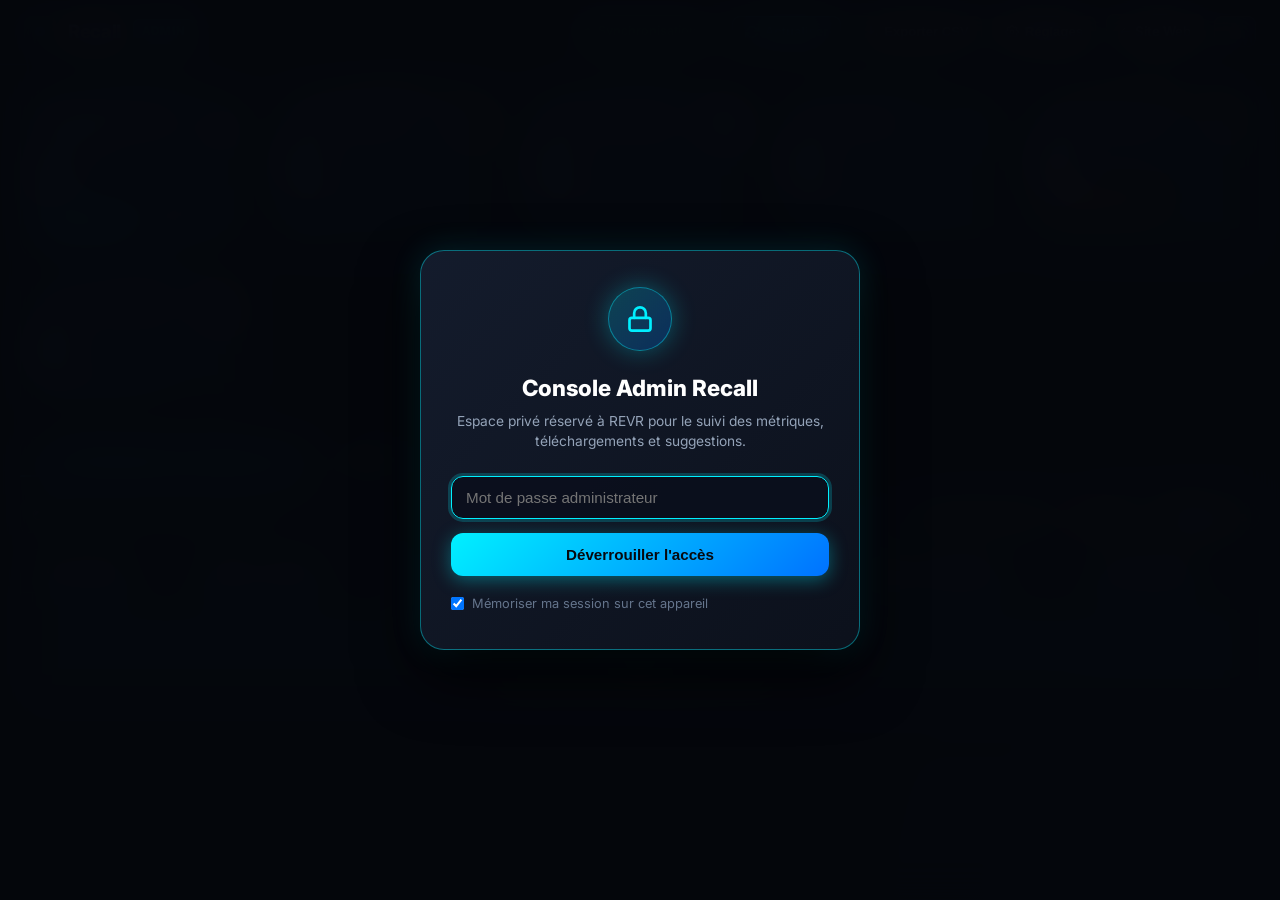
<file: docs/admin/index.html>
<!DOCTYPE html>
<html lang="fr">
<head>
  <meta charset="UTF-8">
  <meta name="viewport" content="width=device-width, initial-scale=1.0">
  <title>Console Admin — Recall</title>
  <meta name="robots" content="noindex, nofollow">
  <link rel="icon" type="image/svg+xml" href="../assets/images/favicon.svg">
  <link rel="apple-touch-icon" sizes="180x180" href="../assets/images/apple-touch-icon.png">
  <meta name="theme-color" content="#07090e">
  <link rel="preconnect" href="https://fonts.googleapis.com">
  <link rel="preconnect" href="https://fonts.gstatic.com" crossorigin>
  <link href="https://fonts.googleapis.com/css2?family=Inter:wght@400;500;600;700;800;900&family=JetBrains+Mono:wght@500;600;700;800&display=swap" rel="stylesheet">
  <style>
    :root {
      --bg-deep: #07090e;
      --bg-card: rgba(15, 23, 42, 0.85);
      --bg-card-hover: rgba(22, 33, 56, 0.95);
      --border-subtle: rgba(255, 255, 255, 0.08);
      --border-active: rgba(0, 240, 255, 0.4);
      --cyan-primary: #00f0ff;
      --cyan-glow: rgba(0, 240, 255, 0.18);
      --emerald: #10b981;
      --emerald-glow: rgba(16, 185, 129, 0.18);
      --amber: #f59e0b;
      --amber-glow: rgba(245, 158, 11, 0.18);
      --rose: #f43f5e;
      --indigo: #6366f1;
      --text-main: #f8fafc;
      --text-muted: #94a3b8;
      --text-dim: #64748b;
      --radius-sm: 8px;
      --radius-md: 12px;
      --radius-lg: 18px;
      --radius-xl: 24px;
      --font-mono: 'JetBrains Mono', monospace;
      --font-sans: 'Inter', -apple-system, BlinkMacSystemFont, sans-serif;
    }

    *, *::before, *::after {
      box-sizing: border-box;
      margin: 0;
      padding: 0;
    }

    body {
      background-color: var(--bg-deep);
      color: var(--text-main);
      font-family: var(--font-sans);
      min-height: 100vh;
      display: flex;
      flex-direction: column;
      -webkit-font-smoothing: antialiased;
      line-height: 1.5;
      background-image: 
        radial-gradient(ellipse 80% 50% at 50% -20%, rgba(0, 240, 255, 0.07), transparent 70%),
        radial-gradient(circle at 100% 100%, rgba(99, 102, 241, 0.04), transparent 50%);
      background-attachment: fixed;
    }

    /* ==========================================================================
       Lock Screen (Authentification Admin)
       ========================================================================== */
    .lock-screen-wrap {
      position: fixed;
      inset: 0;
      z-index: 9999;
      background: rgba(5, 7, 12, 0.95);
      backdrop-filter: blur(20px);
      -webkit-backdrop-filter: blur(20px);
      display: flex;
      align-items: center;
      justify-content: center;
      padding: 20px;
      transition: opacity 0.3s ease, visibility 0.3s;
    }

    .lock-screen-wrap.hidden {
      opacity: 0;
      visibility: hidden;
      pointer-events: none;
    }

    .lock-card {
      background: linear-gradient(135deg, rgba(20, 28, 45, 0.98), rgba(12, 17, 28, 0.98));
      border: 1px solid var(--border-active);
      box-shadow: 0 25px 60px rgba(0, 0, 0, 0.85), 0 0 30px rgba(0, 240, 255, 0.15);
      border-radius: var(--radius-xl);
      max-width: 440px;
      width: 100%;
      padding: 36px 30px;
      text-align: center;
      color: #fff;
    }

    .lock-icon-glow {
      width: 64px;
      height: 64px;
      margin: 0 auto 20px;
      border-radius: 50%;
      background: linear-gradient(135deg, rgba(0, 240, 255, 0.2), rgba(0, 114, 255, 0.25));
      border: 1px solid rgba(0, 240, 255, 0.4);
      display: flex;
      align-items: center;
      justify-content: center;
      color: var(--cyan-primary);
      box-shadow: 0 0 25px rgba(0, 240, 255, 0.3);
    }

    .lock-title {
      font-size: 1.4rem;
      font-weight: 800;
      margin-bottom: 6px;
    }

    .lock-subtitle {
      font-size: 0.86rem;
      color: var(--text-muted);
      margin-bottom: 24px;
    }

    .lock-form {
      display: flex;
      flex-direction: column;
      gap: 14px;
      text-align: left;
    }

    .lock-input-group {
      position: relative;
    }

    .lock-input {
      width: 100%;
      background: rgba(10, 15, 28, 0.9);
      border: 1px solid var(--border-subtle);
      border-radius: var(--radius-md);
      color: #fff;
      font-size: 0.95rem;
      padding: 12px 14px;
      outline: none;
      transition: all 0.2s;
    }

    .lock-input:focus {
      border-color: var(--cyan-primary);
      box-shadow: 0 0 0 3px rgba(0, 240, 255, 0.2);
    }

    .lock-btn {
      width: 100%;
      background: linear-gradient(135deg, #00f0ff 0%, #0072ff 100%);
      color: #07090e;
      border: none;
      border-radius: var(--radius-md);
      font-size: 0.95rem;
      font-weight: 800;
      padding: 13px;
      cursor: pointer;
      transition: all 0.2s;
      box-shadow: 0 4px 18px rgba(0, 240, 255, 0.35);
    }

    .lock-btn:hover {
      transform: translateY(-2px);
      box-shadow: 0 8px 25px rgba(0, 240, 255, 0.5);
    }

    .lock-remember {
      display: flex;
      align-items: center;
      gap: 8px;
      font-size: 0.8rem;
      color: var(--text-dim);
      margin-top: 4px;
      cursor: pointer;
    }

    .lock-error {
      color: var(--rose);
      font-size: 0.82rem;
      font-weight: 600;
      display: none;
      margin-top: 4px;
      text-align: center;
    }

    /* ==========================================================================
       Top Navigation Bar
       ========================================================================== */
    .admin-header {
      background: rgba(7, 9, 14, 0.85);
      border-bottom: 1px solid var(--border-subtle);
      backdrop-filter: blur(16px);
      -webkit-backdrop-filter: blur(16px);
      position: sticky;
      top: 0;
      z-index: 100;
      padding: 14px 24px;
    }

    .admin-nav {
      max-width: 1400px;
      margin: 0 auto;
      display: flex;
      align-items: center;
      justify-content: space-between;
      gap: 16px;
      flex-wrap: wrap;
    }

    .nav-brand {
      display: flex;
      align-items: center;
      gap: 12px;
      text-decoration: none;
      color: #fff;
    }

    .brand-logo {
      width: 32px;
      height: 32px;
      border-radius: 8px;
    }

    .brand-text {
      font-weight: 800;
      font-size: 1.15rem;
      letter-spacing: -0.02em;
    }

    .brand-admin-badge {
      font-size: 0.72rem;
      font-weight: 700;
      text-transform: uppercase;
      letter-spacing: 0.06em;
      padding: 3px 8px;
      border-radius: 6px;
      background: rgba(0, 240, 255, 0.12);
      border: 1px solid rgba(0, 240, 255, 0.35);
      color: var(--cyan-primary);
    }

    .nav-actions {
      display: flex;
      align-items: center;
      gap: 10px;
      flex-wrap: wrap;
    }

    .status-pill {
      display: inline-flex;
      align-items: center;
      gap: 7px;
      padding: 6px 12px;
      border-radius: 999px;
      background: rgba(16, 185, 129, 0.1);
      border: 1px solid rgba(16, 185, 129, 0.25);
      color: var(--emerald);
      font-size: 0.78rem;
      font-weight: 600;
    }

    .status-pill.syncing {
      background: rgba(0, 240, 255, 0.1);
      border-color: rgba(0, 240, 255, 0.3);
      color: var(--cyan-primary);
    }

    .status-pill.error {
      background: rgba(244, 63, 94, 0.1);
      border-color: rgba(244, 63, 94, 0.3);
      color: var(--rose);
    }

    .status-dot {
      width: 7px;
      height: 7px;
      border-radius: 50%;
      background: currentColor;
      box-shadow: 0 0 8px currentColor;
    }

    .btn-action {
      display: inline-flex;
      align-items: center;
      gap: 6px;
      background: rgba(255, 255, 255, 0.05);
      border: 1px solid var(--border-subtle);
      border-radius: var(--radius-sm);
      color: var(--text-main);
      padding: 7px 12px;
      font-size: 0.82rem;
      font-weight: 600;
      cursor: pointer;
      text-decoration: none;
      transition: all 0.2s;
    }

    .btn-action:hover {
      background: rgba(255, 255, 255, 0.1);
      border-color: rgba(255, 255, 255, 0.18);
      color: #fff;
    }

    .btn-action.primary {
      background: rgba(0, 240, 255, 0.12);
      border-color: rgba(0, 240, 255, 0.4);
      color: var(--cyan-primary);
    }

    .btn-action.primary:hover {
      background: rgba(0, 240, 255, 0.22);
    }

    .spin {
      animation: spin 1s linear infinite;
    }

    @keyframes spin {
      100% { transform: rotate(360deg); }
    }

    /* ==========================================================================
       Main Container & Layout
       ========================================================================== */
    .admin-main {
      max-width: 1400px;
      width: 100%;
      margin: 0 auto;
      padding: 24px 20px 60px;
      flex: 1;
    }

    /* ==========================================================================
       KPI Cards Grid
       ========================================================================== */
    .kpi-grid {
      display: grid;
      grid-template-columns: repeat(auto-fit, minmax(210px, 1fr));
      gap: 16px;
      margin-bottom: 24px;
    }

    .kpi-card {
      background: var(--bg-card);
      border: 1px solid var(--border-subtle);
      border-radius: var(--radius-lg);
      padding: 20px;
      position: relative;
      overflow: hidden;
      transition: transform 0.2s, border-color 0.2s;
    }

    .kpi-card:hover {
      transform: translateY(-2px);
      border-color: rgba(0, 240, 255, 0.3);
    }

    .kpi-card::before {
      content: '';
      position: absolute;
      top: 0;
      left: 0;
      right: 0;
      height: 3px;
      background: linear-gradient(90deg, transparent, var(--card-accent, var(--cyan-primary)), transparent);
      opacity: 0.8;
    }

    .kpi-header {
      display: flex;
      align-items: center;
      justify-content: space-between;
      margin-bottom: 10px;
    }

    .kpi-label {
      font-size: 0.8rem;
      font-weight: 600;
      color: var(--text-muted);
      text-transform: uppercase;
      letter-spacing: 0.04em;
    }

    .kpi-icon {
      font-size: 1.1rem;
      opacity: 0.85;
    }

    .kpi-value {
      font-family: var(--font-mono);
      font-size: 2rem;
      font-weight: 800;
      letter-spacing: -0.02em;
      color: #fff;
      line-height: 1.1;
      margin-bottom: 6px;
    }

    .kpi-sub {
      font-size: 0.78rem;
      color: var(--text-dim);
      display: flex;
      align-items: center;
      gap: 6px;
    }

    .kpi-badge {
      display: inline-block;
      padding: 2px 6px;
      border-radius: 4px;
      font-size: 0.72rem;
      font-weight: 700;
      font-family: var(--font-mono);
    }

    .badge-cyan { background: rgba(0, 240, 255, 0.15); color: var(--cyan-primary); }
    .badge-emerald { background: rgba(16, 185, 129, 0.15); color: var(--emerald); }
    .badge-amber { background: rgba(245, 158, 11, 0.15); color: var(--amber); }

    /* ==========================================================================
       Navigation Tabs
       ========================================================================== */
    .tabs-bar {
      display: flex;
      align-items: center;
      gap: 8px;
      border-bottom: 1px solid var(--border-subtle);
      margin-bottom: 20px;
      overflow-x: auto;
      padding-bottom: 2px;
    }

    .tab-btn {
      display: inline-flex;
      align-items: center;
      gap: 8px;
      padding: 10px 18px;
      border-radius: var(--radius-md) var(--radius-md) 0 0;
      background: transparent;
      border: 1px solid transparent;
      border-bottom: none;
      color: var(--text-muted);
      font-size: 0.88rem;
      font-weight: 600;
      cursor: pointer;
      transition: all 0.2s;
      white-space: nowrap;
    }

    .tab-btn:hover {
      color: #fff;
      background: rgba(255, 255, 255, 0.03);
    }

    .tab-btn.active {
      color: var(--cyan-primary);
      background: var(--bg-card);
      border-color: var(--border-subtle);
      border-bottom: 2px solid var(--cyan-primary);
    }

    .tab-count {
      padding: 1px 7px;
      border-radius: 999px;
      background: rgba(255, 255, 255, 0.08);
      font-size: 0.72rem;
      font-family: var(--font-mono);
      color: var(--text-main);
    }

    .tab-btn.active .tab-count {
      background: rgba(0, 240, 255, 0.2);
      color: var(--cyan-primary);
    }

    /* ==========================================================================
       Content Panels
       ========================================================================== */
    .tab-panel {
      display: none;
      animation: fadeIn 0.2s ease-out;
    }

    .tab-panel.active {
      display: block;
    }

    @keyframes fadeIn {
      from { opacity: 0; transform: translateY(6px); }
      to { opacity: 1; transform: translateY(0); }
    }

    /* Filter & Controls Bar */
    .controls-bar {
      display: flex;
      align-items: center;
      justify-content: space-between;
      gap: 14px;
      margin-bottom: 16px;
      flex-wrap: wrap;
    }

    .search-input-wrap {
      position: relative;
      flex: 1;
      max-width: 380px;
      min-width: 220px;
    }

    .search-icon {
      position: absolute;
      left: 12px;
      top: 50%;
      transform: translateY(-50%);
      color: var(--text-dim);
      font-size: 0.9rem;
    }

    .search-input {
      width: 100%;
      background: rgba(15, 23, 42, 0.75);
      border: 1px solid var(--border-subtle);
      border-radius: var(--radius-sm);
      color: #fff;
      font-size: 0.85rem;
      padding: 8px 12px 8px 34px;
      outline: none;
      transition: all 0.2s;
    }

    .search-input:focus {
      border-color: var(--cyan-primary);
      box-shadow: 0 0 0 2px rgba(0, 240, 255, 0.15);
    }

    .filter-pills {
      display: flex;
      align-items: center;
      gap: 6px;
      flex-wrap: wrap;
    }

    .filter-pill {
      background: rgba(255, 255, 255, 0.04);
      border: 1px solid var(--border-subtle);
      border-radius: 999px;
      padding: 5px 12px;
      color: var(--text-muted);
      font-size: 0.78rem;
      font-weight: 600;
      cursor: pointer;
      transition: all 0.2s;
    }

    .filter-pill:hover {
      background: rgba(255, 255, 255, 0.08);
      color: #fff;
    }

    .filter-pill.active {
      background: rgba(0, 240, 255, 0.15);
      border-color: rgba(0, 240, 255, 0.4);
      color: var(--cyan-primary);
    }

    /* ==========================================================================
       Data Tables
       ========================================================================== */
    .table-card {
      background: var(--bg-card);
      border: 1px solid var(--border-subtle);
      border-radius: var(--radius-lg);
      overflow: hidden;
      box-shadow: 0 10px 30px rgba(0, 0, 0, 0.35);
    }

    .table-wrap {
      overflow-x: auto;
      max-height: 650px;
    }

    .data-table {
      width: 100%;
      border-collapse: collapse;
      text-align: left;
      font-size: 0.84rem;
    }

    .data-table th {
      background: rgba(10, 15, 28, 0.95);
      padding: 12px 16px;
      font-weight: 700;
      font-size: 0.75rem;
      color: var(--text-muted);
      text-transform: uppercase;
      letter-spacing: 0.04em;
      border-bottom: 1px solid var(--border-subtle);
      position: sticky;
      top: 0;
      z-index: 2;
    }

    .data-table td {
      padding: 13px 16px;
      border-bottom: 1px solid rgba(255, 255, 255, 0.04);
      color: #cbd5e1;
    }

    .data-table tr:hover td {
      background: rgba(255, 255, 255, 0.025);
    }

    .dj-badge-active {
      display: inline-flex;
      align-items: center;
      gap: 6px;
      background: rgba(0, 240, 255, 0.12);
      border: 1px solid rgba(0, 240, 255, 0.3);
      padding: 3px 8px;
      border-radius: 6px;
      color: #fff;
      font-weight: 700;
    }

    .dj-city-badge {
      display: inline-flex;
      align-items: center;
      gap: 4px;
      color: var(--cyan-primary);
      font-size: 0.82rem;
      font-weight: 600;
    }

    .os-badge {
      display: inline-flex;
      align-items: center;
      gap: 5px;
      padding: 3px 8px;
      border-radius: 6px;
      font-size: 0.74rem;
      font-weight: 700;
      font-family: var(--font-mono);
    }

    .os-mac { background: rgba(255, 255, 255, 0.1); color: #fff; }
    .os-win { background: rgba(0, 114, 255, 0.18); color: #60a5fa; }

    .tag-pill {
      display: inline-block;
      padding: 2px 7px;
      border-radius: 4px;
      font-size: 0.72rem;
      font-weight: 600;
    }

    .tag-direct { background: rgba(16, 185, 129, 0.15); color: var(--emerald); }
    .tag-intent { background: rgba(245, 158, 11, 0.15); color: var(--amber); }
    .tag-unique { background: rgba(0, 240, 255, 0.15); color: #00f0ff; border: 1px solid rgba(0, 240, 255, 0.35); }
    .tag-repeat { background: rgba(148, 163, 184, 0.12); color: #94a3b8; border: 1px dashed rgba(148, 163, 184, 0.35); }
    .device-pill { font-family: var(--font-mono); font-size: 0.73rem; color: #94a3b8; background: rgba(255, 255, 255, 0.04); padding: 2px 6px; border-radius: 4px; display: inline-block; max-width: 170px; overflow: hidden; text-overflow: ellipsis; white-space: nowrap; vertical-align: middle; }

    .empty-state {
      padding: 48px 20px;
      text-align: center;
      color: var(--text-dim);
    }

    .empty-icon {
      font-size: 2.4rem;
      margin-bottom: 8px;
      opacity: 0.6;
    }

    /* ==========================================================================
       Feedbacks Cards View
       ========================================================================== */
    .feedbacks-grid {
      display: grid;
      grid-template-columns: repeat(auto-fill, minmax(340px, 1fr));
      gap: 16px;
    }

    .feedback-card {
      background: var(--bg-card);
      border: 1px solid var(--border-subtle);
      border-radius: var(--radius-lg);
      padding: 20px;
      display: flex;
      flex-direction: column;
      gap: 12px;
      transition: transform 0.2s, border-color 0.2s;
    }

    .feedback-card:hover {
      border-color: rgba(0, 240, 255, 0.3);
      transform: translateY(-2px);
    }

    .fb-header {
      display: flex;
      align-items: center;
      justify-content: space-between;
      gap: 8px;
    }

    .fb-category-badge {
      display: inline-flex;
      align-items: center;
      gap: 5px;
      padding: 3px 9px;
      border-radius: 6px;
      font-size: 0.75rem;
      font-weight: 700;
    }

    .cat-amelioration { background: rgba(0, 240, 255, 0.15); color: var(--cyan-primary); }
    .cat-fonction { background: rgba(99, 102, 241, 0.18); color: #a5b4fc; }
    .cat-compat { background: rgba(16, 185, 129, 0.15); color: var(--emerald); }
    .cat-bug { background: rgba(244, 63, 94, 0.18); color: var(--rose); }
    .cat-autre { background: rgba(245, 158, 11, 0.15); color: var(--amber); }

    .fb-date {
      font-size: 0.75rem;
      color: var(--text-dim);
      font-family: var(--font-mono);
    }

    .fb-message-box {
      background: rgba(10, 15, 28, 0.6);
      border: 1px solid rgba(255, 255, 255, 0.05);
      border-radius: var(--radius-md);
      padding: 14px;
      font-size: 0.88rem;
      color: #e2e8f0;
      line-height: 1.55;
      white-space: pre-line;
      flex: 1;
    }

    .fb-author-row {
      display: flex;
      align-items: center;
      justify-content: space-between;
      gap: 8px;
      font-size: 0.82rem;
      padding-top: 4px;
      border-top: 1px solid rgba(255, 255, 255, 0.05);
    }

    .fb-author-info {
      display: flex;
      align-items: center;
      gap: 8px;
    }

    .fb-author-name {
      font-weight: 700;
      color: #fff;
    }

    .fb-email-link {
      color: var(--cyan-primary);
      text-decoration: underline;
      text-underline-offset: 2px;
      font-size: 0.78rem;
    }

    .fb-soft-tag {
      font-size: 0.72rem;
      color: var(--text-dim);
      background: rgba(255, 255, 255, 0.05);
      padding: 2px 7px;
      border-radius: 4px;
    }

    .fb-actions {
      display: flex;
      align-items: center;
      gap: 8px;
    }

    .btn-copy-email {
      background: none;
      border: none;
      color: var(--text-dim);
      cursor: pointer;
      font-size: 0.8rem;
      padding: 2px 6px;
      border-radius: 4px;
      transition: all 0.15s;
    }

    .btn-copy-email:hover {
      color: var(--cyan-primary);
      background: rgba(0, 240, 255, 0.1);
    }

    /* ==========================================================================
       Analytics Tab
       ========================================================================== */
    .analytics-grid {
      display: grid;
      grid-template-columns: repeat(auto-fit, minmax(360px, 1fr));
      gap: 20px;
    }

    .analytics-card {
      background: var(--bg-card);
      border: 1px solid var(--border-subtle);
      border-radius: var(--radius-lg);
      padding: 24px;
    }

    .analytics-card-title {
      font-size: 1rem;
      font-weight: 800;
      margin-bottom: 16px;
      display: flex;
      align-items: center;
      gap: 8px;
    }

    .bar-chart-row {
      display: flex;
      flex-direction: column;
      gap: 12px;
    }

    .bar-item {
      display: flex;
      flex-direction: column;
      gap: 4px;
    }

    .bar-label-row {
      display: flex;
      justify-content: space-between;
      font-size: 0.82rem;
      font-weight: 600;
    }

    .bar-track {
      height: 8px;
      border-radius: 4px;
      background: rgba(255, 255, 255, 0.06);
      overflow: hidden;
    }

    .bar-fill {
      height: 100%;
      border-radius: 4px;
      background: var(--cyan-primary);
      transition: width 0.6s cubic-bezier(0.16, 1, 0.3, 1);
    }

    .bar-fill.win { background: #3b82f6; }
    .bar-fill.mac { background: #f8fafc; }
    .bar-fill.emerald { background: var(--emerald); }

    /* ==========================================================================
       Settings Modal
       ========================================================================== */
    .settings-modal-wrap {
      position: fixed;
      inset: 0;
      z-index: 1000;
      background: rgba(5, 7, 12, 0.8);
      backdrop-filter: blur(12px);
      -webkit-backdrop-filter: blur(12px);
      display: flex;
      align-items: center;
      justify-content: center;
      padding: 20px;
      opacity: 0;
      visibility: hidden;
      pointer-events: none;
      transition: all 0.25s;
    }

    .settings-modal-wrap.active {
      opacity: 1;
      visibility: visible;
      pointer-events: auto;
    }

    .settings-card {
      background: linear-gradient(135deg, rgba(20, 28, 45, 0.98), rgba(12, 17, 28, 0.98));
      border: 1px solid var(--border-active);
      box-shadow: 0 25px 60px rgba(0, 0, 0, 0.85);
      border-radius: var(--radius-xl);
      max-width: 520px;
      width: 100%;
      padding: 30px;
      color: #fff;
    }

    .settings-header {
      display: flex;
      align-items: center;
      justify-content: space-between;
      margin-bottom: 20px;
    }

    .settings-title {
      font-size: 1.25rem;
      font-weight: 800;
    }

    .settings-close {
      background: none;
      border: none;
      color: var(--text-dim);
      font-size: 1.4rem;
      cursor: pointer;
    }

    .settings-close:hover { color: #fff; }

    .settings-group {
      display: flex;
      flex-direction: column;
      gap: 6px;
      margin-bottom: 16px;
    }

    .settings-label {
      font-size: 0.82rem;
      font-weight: 700;
      color: var(--text-muted);
    }

    .settings-input {
      width: 100%;
      background: rgba(10, 15, 28, 0.8);
      border: 1px solid var(--border-subtle);
      border-radius: var(--radius-sm);
      color: #fff;
      font-size: 0.85rem;
      padding: 10px 12px;
      outline: none;
    }

    .settings-input:focus {
      border-color: var(--cyan-primary);
    }

    /* Responsive */
    @media (max-width: 768px) {
      .admin-nav {
        flex-direction: column;
        align-items: flex-start;
      }
      .nav-actions {
        width: 100%;
        justify-content: space-between;
      }
      .kpi-grid {
        grid-template-columns: repeat(2, 1fr);
      }
      .controls-bar {
        flex-direction: column;
        align-items: stretch;
      }
      .search-input-wrap {
        max-width: 100%;
      }
    }
  </style>
</head>
<body>

  <!-- ========================================================================
       Écran de Verrouillage Sécurisé (Admin Lock Screen)
       ======================================================================== -->
  <div id="lock-screen" class="lock-screen-wrap">
    <div class="lock-card">
      <div class="lock-icon-glow">
        <svg width="28" height="28" viewBox="0 0 24 24" fill="none" stroke="currentColor" stroke-width="2.3" stroke-linecap="round" stroke-linejoin="round">
          <rect x="3" y="11" width="18" height="11" rx="2" ry="2"></rect>
          <path d="M7 11V7a5 5 0 0 1 10 0v4"></path>
        </svg>
      </div>
      <h2 class="lock-title">Console Admin Recall</h2>
      <p class="lock-subtitle">Espace privé réservé à REVR pour le suivi des métriques, téléchargements et suggestions.</p>

      <form id="lock-form" class="lock-form">
        <div class="lock-input-group">
          <input type="password" id="lock-pass-input" class="lock-input" placeholder="Mot de passe administrateur" required autofocus autocomplete="current-password">
        </div>
        <button type="submit" class="lock-btn">Déverrouiller l'accès</button>
        <label class="lock-remember">
          <input type="checkbox" id="lock-remember-check" checked>
          <span>Mémoriser ma session sur cet appareil</span>
        </label>
        <div id="lock-error" class="lock-error">Mot de passe incorrect. Réessayez.</div>
      </form>
    </div>
  </div>

  <!-- ========================================================================
       En-tête de Navigation
       ======================================================================== -->
  <header class="admin-header">
    <div class="admin-nav">
      <a href="../" class="nav-brand">
        <img src="../assets/images/app-icon.png" alt="Recall" class="brand-logo">
        <span class="brand-text">Recall</span>
        <span class="brand-admin-badge">Admin</span>
      </a>

      <div class="nav-actions">
        <div id="live-status-pill" class="status-pill">
          <span class="status-dot"></span>
          <span id="live-status-text">Synchronisation...</span>
        </div>

        <button id="btn-refresh" class="btn-action primary" title="Actualiser les données Google Sheets">
          <svg width="14" height="14" viewBox="0 0 24 24" fill="none" stroke="currentColor" stroke-width="2.4" stroke-linecap="round" stroke-linejoin="round" id="refresh-icon">
            <polyline points="23 4 23 10 17 10"></polyline>
            <polyline points="1 20 1 14 7 14"></polyline>
            <path d="M3.51 9a9 9 0 0 1 14.85-3.36L23 10M1 14l4.64 4.36A9 9 0 0 0 20.49 15"></path>
          </svg>
          <span>Actualiser</span>
        </button>

        <button id="btn-export-csv" class="btn-action" title="Exporter les données au format CSV">
          <svg width="14" height="14" viewBox="0 0 24 24" fill="none" stroke="currentColor" stroke-width="2.2" stroke-linecap="round" stroke-linejoin="round">
            <path d="M21 15v4a2 2 0 0 1-2 2H5a2 2 0 0 1-2-2v-4"></path>
            <polyline points="7 10 12 15 17 10"></polyline>
            <line x1="12" y1="15" x2="12" y2="3"></line>
          </svg>
          <span>Exporter CSV</span>
        </button>

        <button id="btn-open-settings" class="btn-action" title="Configuration de l'URL Google Sheets">
          <svg width="14" height="14" viewBox="0 0 24 24" fill="none" stroke="currentColor" stroke-width="2.2" stroke-linecap="round" stroke-linejoin="round">
            <circle cx="12" cy="12" r="3"></circle>
            <path d="M19.4 15a1.65 1.65 0 0 0 .33 1.82l.06.06a2 2 0 0 1 0 2.83 2 2 0 0 1-2.83 0l-.06-.06a1.65 1.65 0 0 0-1.82-.33 1.65 1.65 0 0 0-1 1.51V21a2 2 0 0 1-2 2 2 2 0 0 1-2-2v-.09A1.65 1.65 0 0 0 9 19.4a1.65 1.65 0 0 0-1.82.33l-.06.06a2 2 0 0 1-2.83 0 2 2 0 0 1 0-2.83l.06-.06a1.65 1.65 0 0 0 .33-1.82 1.65 1.65 0 0 0-1.51-1H3a2 2 0 0 1-2-2 2 2 0 0 1 2-2h.09A1.65 1.65 0 0 0 4.6 9a1.65 1.65 0 0 0-.33-1.82l-.06-.06a2 2 0 0 1 0-2.83 2 2 0 0 1 2.83 0l.06.06a1.65 1.65 0 0 0 1.82.33H9a1.65 1.65 0 0 0 1-1.51V3a2 2 0 0 1 2-2 2 2 0 0 1 2 2v.09a1.65 1.65 0 0 0 1 1.51 1.65 1.65 0 0 0 1.82-.33l.06-.06a2 2 0 0 1 2.83 0 2 2 0 0 1 0 2.83l-.06.06a1.65 1.65 0 0 0-.33 1.82V9a1.65 1.65 0 0 0 1.51 1H21a2 2 0 0 1 2 2 2 2 0 0 1-2 2h-.09a1.65 1.65 0 0 0-1.51 1z"></path>
          </svg>
          <span>Réglages</span>
        </button>

        <a href="../" class="btn-action" title="Retourner à la landing page">
          <span>← Site Web</span>
        </a>

        <button id="btn-logout" class="btn-action" title="Verrouiller la console">
          <span>🔒</span>
        </button>
      </div>
    </div>
  </header>

  <!-- ========================================================================
       Corps Principal
       ======================================================================== -->
  <main class="admin-main">

    <!-- KPI Cards Row -->
    <section class="kpi-grid">
      <div class="kpi-card" style="--card-accent: #00f0ff;">
        <div class="kpi-header">
          <span class="kpi-label">Téléchargements Uniques</span>
          <span class="kpi-icon">🚀</span>
        </div>
        <div class="kpi-value" id="kpi-total-dl">0</div>
        <div class="kpi-sub">
          <span class="kpi-badge badge-cyan" id="kpi-dl-ratio">1 par utilisateur</span>
          <span id="kpi-dl-sub-text">Fichiers DMG & ZIP</span>
        </div>
      </div>

      <div class="kpi-card" style="--card-accent: #f8fafc;">
        <div class="kpi-header">
          <span class="kpi-label">Version macOS</span>
          <span class="kpi-icon">🍎</span>
        </div>
        <div class="kpi-value" id="kpi-mac-dl">0</div>
        <div class="kpi-sub">
          <span class="kpi-badge badge-cyan" id="kpi-mac-pct">0%</span>
          <span>Recall.dmg</span>
        </div>
      </div>

      <div class="kpi-card" style="--card-accent: #3b82f6;">
        <div class="kpi-header">
          <span class="kpi-label">Version Windows</span>
          <span class="kpi-icon">🪟</span>
        </div>
        <div class="kpi-value" id="kpi-win-dl">0</div>
        <div class="kpi-sub">
          <span class="kpi-badge badge-cyan" id="kpi-win-pct">0%</span>
          <span>Recall-Windows.zip</span>
        </div>
      </div>

      <div class="kpi-card" style="--card-accent: #10b981;">
        <div class="kpi-header">
          <span class="kpi-label">DJs Identifiés</span>
          <span class="kpi-icon">🎧</span>
        </div>
        <div class="kpi-value" id="kpi-djs-count">0</div>
        <div class="kpi-sub">
          <span class="kpi-badge badge-emerald" id="kpi-djs-pct">0%</span>
          <span>Avec Nom DJ / Ville</span>
        </div>
      </div>

      <div class="kpi-card" style="--card-accent: #f59e0b;">
        <div class="kpi-header">
          <span class="kpi-label">Retours & Idées</span>
          <span class="kpi-icon">💡</span>
        </div>
        <div class="kpi-value" id="kpi-fb-count">0</div>
        <div class="kpi-sub">
          <span class="kpi-badge badge-amber" id="kpi-fb-sub">Suggestions DJs</span>
        </div>
      </div>

      <div class="kpi-card" style="--card-accent: #6366f1;">
        <div class="kpi-header">
          <span class="kpi-label">Clics d'Intention</span>
          <span class="kpi-icon">🎯</span>
        </div>
        <div class="kpi-value" id="kpi-intents-count">0</div>
        <div class="kpi-sub">
          <span id="kpi-events-total">Total événements : 0</span>
        </div>
      </div>
    </section>

    <!-- Navigation Tabs -->
    <nav class="tabs-bar" role="tablist">
      <button class="tab-btn active" data-tab="tab-downloads" role="tab" aria-selected="true">
        <span>🎧 Téléchargements & Profils DJs</span>
        <span class="tab-count" id="tab-count-dl">0</span>
      </button>

      <button class="tab-btn" data-tab="tab-feedbacks" role="tab" aria-selected="false">
        <span>💡 Boîte à Idées & Retours</span>
        <span class="tab-count" id="tab-count-fb">0</span>
      </button>

      <button class="tab-btn" data-tab="tab-analytics" role="tab" aria-selected="false">
        <span>📊 Répartition & Géographie</span>
      </button>
    </nav>

    <!-- ========================================================================
         Tab 1 : Téléchargements & Profils DJs
         ======================================================================== -->
    <section id="tab-downloads" class="tab-panel active">
      <div class="controls-bar">
        <div class="search-input-wrap">
          <span class="search-icon">🔍</span>
          <input type="text" id="search-dl" class="search-input" placeholder="Rechercher un DJ, ville, plateforme...">
        </div>

        <div class="filter-pills" id="filters-dl">
          <button class="filter-pill active" data-filter="all">Tous</button>
          <button class="filter-pill" data-filter="unique_only">✨ Uniques uniquement</button>
          <button class="filter-pill" data-filter="djs_only">🎧 Avec Nom DJ / Ville</button>
          <button class="filter-pill" data-filter="macOS">🍎 macOS</button>
          <button class="filter-pill" data-filter="Windows">🪟 Windows</button>
        </div>
      </div>

      <div class="table-card">
        <div class="table-wrap">
          <table class="data-table" id="table-downloads">
            <thead>
              <tr>
                <th>Date & Heure</th>
                <th>Nom DJ / Artiste</th>
                <th>Ville / Pays</th>
                <th>OS</th>
                <th>Fichier</th>
                <th>Statut</th>
                <th>Appareil / Empreinte</th>
                <th>Emplacement</th>
              </tr>
            </thead>
            <tbody id="tbody-downloads">
              <tr>
                <td colspan="8" class="empty-state">
                  <div class="empty-icon">⏳</div>
                  <div>Chargement des téléchargements en cours...</div>
                </td>
              </tr>
            </tbody>
          </table>
        </div>
      </div>
    </section>

    <!-- ========================================================================
         Tab 2 : Boîte à Idées & Retours
         ======================================================================== -->
    <section id="tab-feedbacks" class="tab-panel">
      <div class="controls-bar">
        <div class="search-input-wrap">
          <span class="search-icon">🔍</span>
          <input type="text" id="search-fb" class="search-input" placeholder="Filtrer les messages, auteurs, logiciels...">
        </div>

        <div class="filter-pills" id="filters-fb">
          <button class="filter-pill active" data-cat="all">Toutes les catégories</button>
          <button class="filter-pill" data-cat="amélioration">💡 Amélioration</button>
          <button class="filter-pill" data-cat="fonctionnalité">⚡ Nouvelle fonction</button>
          <button class="filter-pill" data-cat="compatibilité">🎛️ Compatibilité DJ</button>
          <button class="filter-pill" data-cat="bug">🐛 Bug</button>
        </div>
      </div>

      <div class="feedbacks-grid" id="grid-feedbacks">
        <!-- Rempli dynamiquement -->
        <div class="empty-state" style="grid-column: 1 / -1;">
          <div class="empty-icon">💡</div>
          <div>Chargement des suggestions en cours...</div>
        </div>
      </div>
    </section>

    <!-- ========================================================================
         Tab 3 : Analyses & Répartition Géographique
         ======================================================================== -->
    <section id="tab-analytics" class="tab-panel">
      <div class="analytics-grid">
        <!-- Répartition OS -->
        <div class="analytics-card">
          <h3 class="analytics-card-title">
            <span>💻</span> Répartition des Systèmes d'Exploitation
          </h3>
          <div class="bar-chart-row">
            <div class="bar-item">
              <div class="bar-label-row">
                <span>Apple macOS</span>
                <span id="chart-mac-text">0 (0%)</span>
              </div>
              <div class="bar-track">
                <div class="bar-fill mac" id="chart-mac-bar" style="width: 0%;"></div>
              </div>
            </div>

            <div class="bar-item">
              <div class="bar-label-row">
                <span>Microsoft Windows</span>
                <span id="chart-win-text">0 (0%)</span>
              </div>
              <div class="bar-track">
                <div class="bar-fill win" id="chart-win-bar" style="width: 0%;"></div>
              </div>
            </div>
          </div>
        </div>

        <!-- Top Villes & Pays recensés -->
        <div class="analytics-card">
          <h3 class="analytics-card-title">
            <span>📍</span> Villes & Régions des DJs
          </h3>
          <div id="chart-cities-list" class="bar-chart-row">
            <div style="color: var(--text-dim); font-size: 0.85rem;">En attente de données...</div>
          </div>
        </div>

        <!-- Logiciels DJ mentionnés -->
        <div class="analytics-card">
          <h3 class="analytics-card-title">
            <span>🎛️</span> Logiciels DJ Utilisés (Retours)
          </h3>
          <div id="chart-software-list" class="bar-chart-row">
            <div style="color: var(--text-dim); font-size: 0.85rem;">En attente de retours...</div>
          </div>
        </div>

        <!-- Emplacements des clics -->
        <div class="analytics-card">
          <h3 class="analytics-card-title">
            <span>🎯</span> Provenance des Clics
          </h3>
          <div id="chart-locations-list" class="bar-chart-row">
            <div style="color: var(--text-dim); font-size: 0.85rem;">En attente de clics...</div>
          </div>
        </div>
      </div>
    </section>

  </main>

  <!-- ========================================================================
       Modale de Réglages (Settings)
       ======================================================================== -->
  <div id="settings-modal" class="settings-modal-wrap">
    <div class="settings-card">
      <div class="settings-header">
        <h3 class="settings-title">Paramètres de la Console Admin</h3>
        <button id="settings-close-btn" class="settings-close">&times;</button>
      </div>

      <div class="settings-group">
        <label class="settings-label">URL de l'API Google Apps Script :</label>
        <input type="text" id="settings-tracker-url" class="settings-input" placeholder="https://script.google.com/macros/s/.../exec">
        <span style="font-size: 0.74rem; color: var(--text-dim);">L'URL de déploiement Web App de votre script Google Sheets.</span>
      </div>

      <div class="settings-group">
        <label class="settings-label">Modifier le mot de passe Admin :</label>
        <input type="password" id="settings-new-pass" class="settings-input" placeholder="Laissez vide pour conserver l'actuel">
      </div>

      <div style="display: flex; gap: 10px; margin-top: 20px;">
        <button id="settings-save-btn" class="lock-btn" style="flex: 1;">Enregistrer</button>
        <button id="settings-repair-btn" class="btn-action" style="flex: 1; justify-content: center;">Réparer le Classeur 🛠️</button>
      </div>
    </div>
  </div>

  <!-- ========================================================================
       Script de Gestion de la Console Admin
       ======================================================================== -->
  <script>
    // --- Configuration par défaut ---
    const DEFAULT_TRACKER_URL = "https://script.google.com/macros/s/AKfycbwRVVec0m7BxPfDXL_06kkrfc75AUU5U2D_YLRL8YcMKCqZEXG6cd77EpEEKiIX-6Ad7g/exec";
    const DEFAULT_PASSCODE = "revr";

    let state = {
      isAuth: false,
      data: {
        stats: { totalDownloads: 0, macOS: 0, windows: 0, intents: 0, totalEvents: 0, djsCount: 0, feedbacksCount: 0 },
        downloads: [],
        djs: [],
        feedbacks: []
      },
      filterDl: "all",
      searchDl: "",
      filterFb: "all",
      searchFb: ""
    };

    // Initialisation
    document.addEventListener("DOMContentLoaded", () => {
      checkAuth();
      initLockScreen();
      initTabs();
      initFilters();
      initSettings();
      initActions();
    });

    // --- Authentification ---
    function checkAuth() {
      const urlParams = new URLSearchParams(window.location.search);
      const urlKey = urlParams.get("key") || urlParams.get("auth");
      const savedPass = localStorage.getItem("recall_admin_pass") || DEFAULT_PASSCODE;
      const isSaved = localStorage.getItem("recall_admin_auth") === "true";

      if ((urlKey && urlKey === savedPass) || isSaved) {
        unlockConsole();
      }
    }

    function initLockScreen() {
      const form = document.getElementById("lock-form");
      const passInput = document.getElementById("lock-pass-input");
      const rememberCheck = document.getElementById("lock-remember-check");
      const errorDiv = document.getElementById("lock-error");

      form.addEventListener("submit", (e) => {
        e.preventDefault();
        const entered = (passInput.value || "").trim();
        const expected = localStorage.getItem("recall_admin_pass") || DEFAULT_PASSCODE;

        if (entered === expected) {
          if (rememberCheck.checked) {
            localStorage.setItem("recall_admin_auth", "true");
          } else {
            sessionStorage.setItem("recall_admin_auth", "true");
          }
          unlockConsole();
        } else {
          errorDiv.style.display = "block";
          passInput.focus();
          passInput.select();
        }
      });
    }

    function unlockConsole() {
      state.isAuth = true;
      document.getElementById("lock-screen").classList.add("hidden");
      // Rendu immédiat zéro-latence depuis le cache ou l'historique local
      fallbackToLocalData();
      // Synchronisation en arrière-plan avec Google Sheets
      loadAdminData();
    }

    function logoutConsole() {
      localStorage.removeItem("recall_admin_auth");
      sessionStorage.removeItem("recall_admin_auth");
      location.reload();
    }

    // --- Chargement des Données (Google Apps Script + Cache Local) ---
    function getTrackerUrl() {
      return localStorage.getItem("recall_tracker_url") || DEFAULT_TRACKER_URL;
    }

    async function loadAdminData() {
      const statusPill = document.getElementById("live-status-pill");
      const statusText = document.getElementById("live-status-text");
      const refreshIcon = document.getElementById("refresh-icon");

      if (refreshIcon) refreshIcon.classList.add("spin");
      if (statusPill) {
        statusPill.className = "status-pill syncing";
        statusText.textContent = "Synchronisation...";
      }

      const url = getTrackerUrl();
      const sep = url.includes("?") ? "&" : "?";

      try {
        // Les anciennes versions du script enregistrent un faux téléchargement pour toute action inconnue
        // (dont admin_data) : on vérifie d'abord la version via action=stats, comprise par toutes les versions.
        const statsRes = await fetch(url + sep + "action=stats", { cache: "no-cache" });
        const statsData = await statsRes.json();
        const isUpToDateScript = statsData && statsData.status === "success" && statsData.totalUniqueUsers !== undefined;

        if (!isUpToDateScript) {
          if (statsData && statsData.status === "success") {
            if (!state.data.stats) state.data.stats = {};
            state.data.stats.totalDownloads = statsData.totalDownloads ?? state.data.stats.totalDownloads;
            state.data.stats.macOS = statsData.macOS ?? state.data.stats.macOS;
            state.data.stats.windows = statsData.windows ?? state.data.stats.windows;
            state.data.stats.intents = statsData.intents ?? state.data.stats.intents;
            state.data.stats.totalEvents = statsData.totalEvents ?? state.data.stats.totalEvents;
            renderKPIs();
            renderAnalytics();
            if (statusPill) {
              statusPill.className = "status-pill syncing";
              statusText.textContent = "Script Google à redéployer (" + statsData.totalDownloads + " dl, non dédoublonnés)";
            }
            return;
          }
          throw new Error("Script Google injoignable");
        }

        const response = await fetch(url + sep + "action=admin_data", { cache: "no-cache" });
        const data = await response.json();

        if (data && data.status === "success" && data.stats) {
          state.data = data;
          // Mise en cache locale
          localStorage.setItem("recall_admin_cached_data", JSON.stringify(data));
          renderAll();
          if (statusPill) {
            statusPill.className = "status-pill";
            statusText.textContent = "Connecté à Google Sheets (" + new Date().toLocaleTimeString() + ")";
          }
          return;
        } else {
          throw new Error("Action admin_data indisponible");
        }
      } catch (err) {
        console.warn("Échec récupération admin_data distant, conservation des données locales :", err);
        fallbackToLocalData();
        if (statusPill) {
          statusPill.className = "status-pill syncing";
          statusText.textContent = "Mode Local / En attente déploiement";
        }
      } finally {
        if (refreshIcon) refreshIcon.classList.remove("spin");
      }
    }

    function fallbackToLocalData() {
      // 1. Tenter le cache de la dernière session admin
      try {
        const cached = JSON.parse(localStorage.getItem("recall_admin_cached_data") || "null");
        if (cached && cached.stats) {
          state.data = cached;
          renderAll();
          return;
        }
      } catch(e) {}

      // 2. Tenter de lire l'historique des clics locaux de la landing page
      try {
        const localDl = JSON.parse(localStorage.getItem("recall_downloads_history") || "[]");
        const localFb = JSON.parse(localStorage.getItem("recall_feedbacks_history") || "[]");

        let totalDl = 0, macDl = 0, winDl = 0, djsCount = 0, rawDl = 0, intentsCount = 0;
        const downloads = [];
        const djs = [];
        const seenUsers = new Set();

        // 1ère passe : identifier les téléchargements uniques chronologiquement
        localDl.forEach(item => {
          const pl = item.platform || "macOS";
          const dj = item.dj_name || "";
          const city = item.dj_city || "";
          const devId = item.device_id || "";
          const devModel = item.device_name || "";
          const ev = item.event || "Téléchargement direct";
          const isDirect = (ev.toLowerCase().includes("direct") || ev.toLowerCase().includes("unique") || !ev.toLowerCase().includes("intention"));

          const userKey = devId || (dj && dj.toLowerCase() !== "anonyme" ? "dj:" + dj.toLowerCase() : "") || ((item.ua || "") + "_" + (item.resolution || ""));

          let isUnique = false;
          if (isDirect) {
            rawDl++;
            if (!seenUsers.has(userKey)) {
              seenUsers.add(userKey);
              isUnique = true;
              totalDl++;
              if (pl.toLowerCase().includes("mac")) macDl++;
              if (pl.toLowerCase().includes("win")) winDl++;
            }
          } else {
            intentsCount++;
          }

          if (dj || city) {
            djsCount++;
            djs.push({ djName: dj || "Anonyme", djCity: city || "-", platform: pl, date: item.date || "", isUnique: isUnique });
          }

          downloads.unshift({
            date: item.date || "",
            platform: pl,
            file: item.file || "",
            version: item.version || "1.0.5",
            eventType: ev,
            location: item.location || "",
            djName: dj,
            djCity: city,
            deviceId: devId || "Empreinte locale",
            deviceModel: devModel || "Navigateur Web",
            statusUser: isUnique ? "Unique (1er Téléchargement)" : (isDirect ? "Ré-téléchargement (Doublon filtré)" : "Intention"),
            isUnique: isUnique
          });
        });

        const feedbacks = localFb.reverse().map(f => ({
          date: f.date || "",
          category: f.category || "Suggestion",
          message: f.message || "",
          author: f.author || "Anonyme",
          email: f.email || "",
          software: f.software || "Non précisé",
          source: f.source || "Site web",
          version: f.version || "1.0.5"
        }));

        if (downloads.length === 0) {
          // Jeu de données d'amorçage pour démonstration si l'historique local du navigateur est vierge
          const seedDownloads = [
            { date: "2026-10-20 01:45:12", platform: "macOS", file: "Recall.dmg", version: "1.0.5", eventType: "Téléchargement direct", location: "Hero Principal", djName: "DJ Shadow", djCity: "San Francisco, USA", deviceId: "rc_dev_demo_01", deviceModel: "Mac (Apple Silicon)", statusUser: "Unique (1er Téléchargement)", isUnique: true },
            { date: "2026-10-20 01:12:04", platform: "Windows", file: "Recall-Windows.zip", version: "1.0.5", eventType: "Téléchargement direct", location: "Carte Windows", djName: "Laurent G.", djCity: "Paris (France)", deviceId: "rc_dev_demo_02", deviceModel: "PC Windows 11", statusUser: "Unique (1er Téléchargement)", isUnique: true },
            { date: "2026-10-19 23:45:10", platform: "macOS", file: "Recall.dmg", version: "1.0.5", eventType: "Ré-téléchargement (existant)", location: "Hero Principal", djName: "DJ Shadow", djCity: "San Francisco, USA", deviceId: "rc_dev_demo_01", deviceModel: "Mac (Apple Silicon)", statusUser: "Ré-téléchargement (Doublon filtré)", isUnique: false },
            { date: "2026-10-19 23:30:19", platform: "macOS", file: "Recall.dmg", version: "1.0.5", eventType: "Téléchargement direct", location: "Hero Principal", djName: "Carl Cox Tribute", djCity: "Manchester, UK", deviceId: "rc_dev_demo_03", deviceModel: "Mac (Apple Silicon)", statusUser: "Unique (1er Téléchargement)", isUnique: true },
            { date: "2026-10-19 22:15:45", platform: "macOS", file: "Recall.dmg", version: "1.0.5", eventType: "Téléchargement direct", location: "Hero Principal", djName: "DJ Snake Fan", djCity: "Lyon", deviceId: "rc_dev_demo_04", deviceModel: "Mac Intel (x86_64)", statusUser: "Unique (1er Téléchargement)", isUnique: true },
            { date: "2026-10-19 21:05:00", platform: "Windows", file: "Recall-Windows.zip", version: "1.0.5", eventType: "Téléchargement direct", location: "Carte Windows", djName: "Boris Brejcha Style", djCity: "Berlin", deviceId: "rc_dev_demo_05", deviceModel: "PC Windows 10", statusUser: "Unique (1er Téléchargement)", isUnique: true }
          ];
          const seedFeedbacks = [
            { date: "2026-10-20 01:30:00", category: "Suggestion d'amélioration", message: "Serait-il possible d'ajouter un filtre par tonalité spécifique dans l'onglet Sélec ?", author: "DJ Alex", email: "alex@example.com", software: "Serato DJ Pro", source: "App macOS", version: "1.0.5" },
            { date: "2026-10-19 23:10:00", category: "Nouvelle fonctionnalité", message: "J'adore l'outil ! Un export direct vers Spotify de la tracklist serait génial pour mes sets en club.", author: "Maxime DJ", email: "maxime@club.fr", software: "Rekordbox", source: "Site web", version: "1.0.5" },
            { date: "2026-10-19 20:00:00", category: "Compatibilité DJ", message: "Testé sur Rekordbox 7.0.8 et Serato 3.2.1, aucun bug de détection et super réactif.", author: "Lucas B.", email: "", software: "Les deux", source: "App Windows", version: "1.0.5" }
          ];
          state.data = {
            stats: {
              totalDownloads: 5,
              totalUniqueUsers: 5,
              totalRawDownloads: 6,
              duplicatesFiltered: 1,
              macOS: 3,
              windows: 2,
              intents: 1,
              totalEvents: 7,
              djsCount: 5,
              feedbacksCount: 3
            },
            downloads: seedDownloads,
            djs: seedDownloads.filter(d => d.isUnique).map(d => ({ djName: d.djName, djCity: d.djCity, platform: d.platform, date: d.date })),
            feedbacks: seedFeedbacks
          };
          renderAll();
          return;
        }

        const duplicates = Math.max(0, rawDl - totalDl);
        state.data = {
          stats: {
            totalDownloads: totalDl,
            totalUniqueUsers: totalDl,
            totalRawDownloads: rawDl,
            duplicatesFiltered: duplicates,
            macOS: macDl,
            windows: winDl,
            intents: intentsCount,
            totalEvents: rawDl + intentsCount,
            djsCount: djsCount,
            feedbacksCount: feedbacks.length
          },
          downloads: downloads,
          djs: djs,
          feedbacks: feedbacks
        };
        renderAll();
      } catch(e2) {
        console.error("Erreur lecture secours local :", e2);
      }
    }

    // --- Rendu Visuel Global ---
    function renderAll() {
      renderKPIs();
      renderDownloads();
      renderFeedbacks();
      renderAnalytics();
    }

    function renderKPIs() {
      const stats = state.data.stats || {};
      const total = stats.totalDownloads || stats.totalUniqueUsers || 0;
      const rawDl = stats.totalRawDownloads || total;
      const duplicates = stats.duplicatesFiltered || Math.max(0, rawDl - total);
      const mac = stats.macOS || 0;
      const win = stats.windows || 0;
      const djs = stats.djsCount || 0;
      const fbs = stats.feedbacksCount || (state.data.feedbacks ? state.data.feedbacks.length : 0);
      const intents = stats.intents || 0;
      const allEv = stats.totalEvents || total;

      document.getElementById("kpi-total-dl").textContent = total.toLocaleString();
      document.getElementById("kpi-mac-dl").textContent = mac.toLocaleString();
      document.getElementById("kpi-win-dl").textContent = win.toLocaleString();
      document.getElementById("kpi-djs-count").textContent = djs.toLocaleString();
      document.getElementById("kpi-fb-count").textContent = fbs.toLocaleString();
      document.getElementById("kpi-intents-count").textContent = intents.toLocaleString();
      document.getElementById("kpi-events-total").textContent = `Total événements : ${allEv}`;

      const subDlText = document.getElementById("kpi-dl-sub-text");
      if (subDlText) {
        if (duplicates > 0) {
          subDlText.textContent = `+${duplicates} doublon${duplicates > 1 ? "s" : ""} filtré${duplicates > 1 ? "s" : ""}`;
          subDlText.title = `${rawDl} clics de téléchargement bruts au total, dédoublonnés à 1 par utilisateur`;
        } else {
          subDlText.textContent = `Fichiers DMG & ZIP`;
        }
      }

      const macPct = total > 0 ? Math.round((mac / total) * 100) : 0;
      const winPct = total > 0 ? Math.round((win / total) * 100) : 0;
      const djsPct = total > 0 ? Math.round((djs / total) * 100) : 0;

      document.getElementById("kpi-mac-pct").textContent = `${macPct}%`;
      document.getElementById("kpi-win-pct").textContent = `${winPct}%`;
      document.getElementById("kpi-djs-pct").textContent = `${djsPct}%`;

      document.getElementById("tab-count-dl").textContent = (state.data.downloads || []).length;
      document.getElementById("tab-count-fb").textContent = (state.data.feedbacks || []).length;
    }

    function renderDownloads() {
      const tbody = document.getElementById("tbody-downloads");
      const list = state.data.downloads || [];

      // Filtrage
      const filtered = list.filter(item => {
        // Filtre catégorie
        if (state.filterDl === "unique_only" && !item.isUnique) return false;
        if (state.filterDl === "djs_only" && !item.djName && !item.djCity) return false;
        if (state.filterDl === "macOS" && !item.platform.toLowerCase().includes("mac")) return false;
        if (state.filterDl === "Windows" && !item.platform.toLowerCase().includes("win")) return false;

        // Filtre recherche
        if (state.searchDl) {
          const q = state.searchDl.toLowerCase();
          const matchDj = (item.djName || "").toLowerCase().includes(q);
          const matchCity = (item.djCity || "").toLowerCase().includes(q);
          const matchPl = (item.platform || "").toLowerCase().includes(q);
          const matchLoc = (item.location || "").toLowerCase().includes(q);
          const matchFile = (item.file || "").toLowerCase().includes(q);
          const matchDev = (item.deviceId || "").toLowerCase().includes(q) || (item.deviceModel || "").toLowerCase().includes(q);
          const matchStatus = (item.statusUser || "").toLowerCase().includes(q);
          if (!matchDj && !matchCity && !matchPl && !matchLoc && !matchFile && !matchDev && !matchStatus) return false;
        }

        return true;
      });

      if (filtered.length === 0) {
        tbody.innerHTML = `
          <tr>
            <td colspan="8" class="empty-state">
              <div class="empty-icon">🎧</div>
              <div>Aucun téléchargement ne correspond aux filtres sélectionnés.</div>
            </td>
          </tr>
        `;
        return;
      }

      tbody.innerHTML = filtered.map(item => {
        const isMac = (item.platform || "").toLowerCase().includes("mac");
        const osClass = isMac ? "os-mac" : "os-win";
        const osIcon = isMac ? "🍎 macOS" : "🪟 Windows";
        const isDirect = (item.eventType || "").toLowerCase().includes("direct") || !(item.eventType || "").toLowerCase().includes("intention");

        let statusBadge = "";
        if ((item.statusUser || "").startsWith("Ignor")) {
          statusBadge = `<span class="tag-pill tag-repeat" title="Requête sans navigateur (ancienne console admin) : jamais comptée">🚫 Ignoré</span>`;
        } else if (!isDirect) {
          statusBadge = `<span class="tag-pill tag-intent">🎯 Intention</span>`;
        } else if (item.isUnique) {
          statusBadge = `<span class="tag-pill tag-unique" title="Premier téléchargement enregistré pour cet utilisateur">✨ Unique (1er DL)</span>`;
        } else {
          statusBadge = `<span class="tag-pill tag-repeat" title="Téléchargement répété / déjà comptabilisé dans les métriques">🔄 Ré-téléchargement</span>`;
        }

        const djBadge = item.djName 
          ? `<span class="dj-badge-active">🎧 ${escapeHtml(item.djName)}</span>`
          : `<span style="color: var(--text-dim);">-</span>`;

        const cityBadge = item.djCity
          ? `<span class="dj-city-badge">📍 ${escapeHtml(item.djCity)}</span>`
          : `<span style="color: var(--text-dim);">-</span>`;

        const devDisplay = item.deviceModel || item.deviceId || "Inconnu";
        const devTooltip = `ID: ${item.deviceId || 'Inconnu'}${item.deviceModel ? ' | Modèle: ' + item.deviceModel : ''}`;
        const deviceBadge = `<span class="device-pill" title="${escapeHtml(devTooltip)}">💻 ${escapeHtml(devDisplay)}</span>`;

        return `
          <tr>
            <td style="font-family: var(--font-mono); font-size: 0.78rem; color: var(--text-dim);">${escapeHtml(item.date || "-")}</td>
            <td>${djBadge}</td>
            <td>${cityBadge}</td>
            <td><span class="os-badge ${osClass}">${osIcon}</span></td>
            <td style="font-family: var(--font-mono); font-size: 0.8rem;">${escapeHtml(item.file || "-")}</td>
            <td>${statusBadge}</td>
            <td>${deviceBadge}</td>
            <td style="color: var(--text-muted); font-size: 0.8rem;">${escapeHtml(item.location || "-")}</td>
          </tr>
        `;
      }).join("");
    }

    function renderFeedbacks() {
      const container = document.getElementById("grid-feedbacks");
      const list = state.data.feedbacks || [];

      // Filtrage
      const filtered = list.filter(item => {
        if (state.filterFb !== "all") {
          const cat = (item.category || "").toLowerCase();
          if (!cat.includes(state.filterFb)) return false;
        }

        if (state.searchFb) {
          const q = state.searchFb.toLowerCase();
          const matchMsg = (item.message || "").toLowerCase().includes(q);
          const matchAuthor = (item.author || "").toLowerCase().includes(q);
          const matchEmail = (item.email || "").toLowerCase().includes(q);
          const matchSoft = (item.software || "").toLowerCase().includes(q);
          if (!matchMsg && !matchAuthor && !matchEmail && !matchSoft) return false;
        }

        return true;
      });

      if (filtered.length === 0) {
        container.innerHTML = `
          <div class="empty-state" style="grid-column: 1 / -1;">
            <div class="empty-icon">💡</div>
            <div>Aucun retour ou suggestion ne correspond aux filtres.</div>
          </div>
        `;
        return;
      }

      container.innerHTML = filtered.map(item => {
        const cat = (item.category || "Suggestion");
        let catClass = "cat-amelioration";
        const catLower = cat.toLowerCase();
        if (catLower.includes("nouvelle") || catLower.includes("fonction")) catClass = "cat-fonction";
        else if (catLower.includes("compatibilit")) catClass = "cat-compat";
        else if (catLower.includes("bug")) catClass = "cat-bug";
        else if (catLower.includes("autre") || catLower.includes("amical")) catClass = "cat-autre";

        const emailAction = item.email ? `
          <a href="mailto:${encodeURIComponent(item.email)}?subject=RE: Votre suggestion pour Recall" class="fb-email-link" title="Répondre par e-mail">
            ✉️ ${escapeHtml(item.email)}
          </a>
          <button class="btn-copy-email" onclick="copyToClipboard('${escapeJs(item.email)}', this)" title="Copier l'e-mail">📋</button>
        ` : `<span style="color: var(--text-dim); font-size: 0.76rem;">(Pas d'email)</span>`;

        return `
          <div class="feedback-card">
            <div class="fb-header">
              <span class="fb-category-badge ${catClass}">💡 ${escapeHtml(cat)}</span>
              <span class="fb-date">${escapeHtml(item.date || "-")}</span>
            </div>

            <div class="fb-message-box">"${escapeHtml(item.message)}"</div>

            <div class="fb-author-row">
              <div class="fb-author-info">
                <span class="fb-author-name">🎧 ${escapeHtml(item.author || "Anonyme")}</span>
                ${emailAction}
              </div>
              <span class="fb-soft-tag">${escapeHtml(item.software || "Serato / Rekordbox")}</span>
            </div>
          </div>
        `;
      }).join("");
    }

    function renderAnalytics() {
      const stats = state.data.stats || {};
      const total = stats.totalDownloads || 1;
      const mac = stats.macOS || 0;
      const win = stats.windows || 0;

      const macPct = Math.round((mac / total) * 100);
      const winPct = Math.round((win / total) * 100);

      document.getElementById("chart-mac-text").textContent = `${mac} (${macPct}%)`;
      document.getElementById("chart-mac-bar").style.width = `${macPct}%`;

      document.getElementById("chart-win-text").textContent = `${win} (${winPct}%)`;
      document.getElementById("chart-win-bar").style.width = `${winPct}%`;

      // Top Villes & Pays
      const cityCounts = {};
      (state.data.downloads || []).forEach(d => {
        if (d.djCity && d.djCity.trim() !== "" && d.djCity !== "-") {
          const c = d.djCity.trim();
          cityCounts[c] = (cityCounts[c] || 0) + 1;
        }
      });

      const sortedCities = Object.entries(cityCounts).sort((a, b) => b[1] - a[1]).slice(0, 5);
      const citiesContainer = document.getElementById("chart-cities-list");
      if (sortedCities.length > 0) {
        const maxCity = sortedCities[0][1] || 1;
        citiesContainer.innerHTML = sortedCities.map(([city, count]) => `
          <div class="bar-item">
            <div class="bar-label-row">
              <span>📍 ${escapeHtml(city)}</span>
              <span style="font-family: var(--font-mono);">${count} DJ${count > 1 ? 's' : ''}</span>
            </div>
            <div class="bar-track">
              <div class="bar-fill emerald" style="width: ${Math.round((count / maxCity) * 100)}%;"></div>
            </div>
          </div>
        `).join("");
      } else {
        citiesContainer.innerHTML = `<div style="color: var(--text-dim); font-size: 0.85rem;">Aucune ville encore renseignée par les visiteurs.</div>`;
      }

      // Logiciels DJ
      const softCounts = {};
      (state.data.feedbacks || []).forEach(f => {
        if (f.software && f.software.trim()) {
          const s = f.software.trim();
          softCounts[s] = (softCounts[s] || 0) + 1;
        }
      });
      const sortedSoft = Object.entries(softCounts).sort((a, b) => b[1] - a[1]);
      const softContainer = document.getElementById("chart-software-list");
      if (sortedSoft.length > 0) {
        const maxSoft = sortedSoft[0][1] || 1;
        softContainer.innerHTML = sortedSoft.map(([soft, count]) => `
          <div class="bar-item">
            <div class="bar-label-row">
              <span>🎛️ ${escapeHtml(soft)}</span>
              <span style="font-family: var(--font-mono);">${count} retour${count > 1 ? 's' : ''}</span>
            </div>
            <div class="bar-track">
              <div class="bar-fill" style="width: ${Math.round((count / maxSoft) * 100)}%;"></div>
            </div>
          </div>
        `).join("");
      } else {
        softContainer.innerHTML = `<div style="color: var(--text-dim); font-size: 0.85rem;">Pas encore de retours avec logiciel précisé.</div>`;
      }

      // Emplacements des clics
      const locCounts = {};
      (state.data.downloads || []).forEach(d => {
        if (d.location && d.location.trim()) {
          const l = d.location.trim();
          locCounts[l] = (locCounts[l] || 0) + 1;
        }
      });
      const sortedLoc = Object.entries(locCounts).sort((a, b) => b[1] - a[1]).slice(0, 5);
      const locContainer = document.getElementById("chart-locations-list");
      if (sortedLoc.length > 0) {
        const maxLoc = sortedLoc[0][1] || 1;
        locContainer.innerHTML = sortedLoc.map(([loc, count]) => `
          <div class="bar-item">
            <div class="bar-label-row">
              <span>🎯 ${escapeHtml(loc)}</span>
              <span style="font-family: var(--font-mono);">${count} clics</span>
            </div>
            <div class="bar-track">
              <div class="bar-fill win" style="width: ${Math.round((count / maxLoc) * 100)}%;"></div>
            </div>
          </div>
        `).join("");
      } else {
        locContainer.innerHTML = `<div style="color: var(--text-dim); font-size: 0.85rem;">Aucun emplacement recensé.</div>`;
      }
    }

    // --- Gestion des Onglets & Filtres ---
    function initTabs() {
      document.querySelectorAll(".tab-btn").forEach(btn => {
        btn.addEventListener("click", () => {
          document.querySelectorAll(".tab-btn").forEach(b => {
            b.classList.remove("active");
            b.setAttribute("aria-selected", "false");
          });
          document.querySelectorAll(".tab-panel").forEach(p => p.classList.remove("active"));

          btn.classList.add("active");
          btn.setAttribute("aria-selected", "true");
          const targetId = btn.getAttribute("data-tab");
          const targetPanel = document.getElementById(targetId);
          if (targetPanel) targetPanel.classList.add("active");
        });
      });
    }

    function initFilters() {
      // Filtres Téléchargements
      document.querySelectorAll("#filters-dl .filter-pill").forEach(p => {
        p.addEventListener("click", () => {
          document.querySelectorAll("#filters-dl .filter-pill").forEach(x => x.classList.remove("active"));
          p.classList.add("active");
          state.filterDl = p.getAttribute("data-filter");
          renderDownloads();
        });
      });

      const searchDlInput = document.getElementById("search-dl");
      if (searchDlInput) {
        searchDlInput.addEventListener("input", (e) => {
          state.searchDl = e.target.value.trim();
          renderDownloads();
        });
      }

      // Filtres Retours
      document.querySelectorAll("#filters-fb .filter-pill").forEach(p => {
        p.addEventListener("click", () => {
          document.querySelectorAll("#filters-fb .filter-pill").forEach(x => x.classList.remove("active"));
          p.classList.add("active");
          state.filterFb = p.getAttribute("data-cat");
          renderFeedbacks();
        });
      });

      const searchFbInput = document.getElementById("search-fb");
      if (searchFbInput) {
        searchFbInput.addEventListener("input", (e) => {
          state.searchFb = e.target.value.trim();
          renderFeedbacks();
        });
      }
    }

    // --- Actions globales : Rafraîchissement & Export CSV ---
    function initActions() {
      document.getElementById("btn-refresh").addEventListener("click", loadAdminData);
      document.getElementById("btn-logout").addEventListener("click", logoutConsole);
      document.getElementById("btn-export-csv").addEventListener("click", exportDataToCSV);
    }

    function exportDataToCSV() {
      const activeTab = document.querySelector(".tab-btn.active")?.getAttribute("data-tab");
      let csvContent = "";
      let filename = "recall_data.csv";

      if (activeTab === "tab-feedbacks") {
        filename = "recall_feedbacks.csv";
        csvContent = "Date,Categorie,Message,Nom DJ,Email,Logiciel DJ,Provenance,Version\n";
        (state.data.feedbacks || []).forEach(f => {
          csvContent += `"${escapeCsv(f.date)}","${escapeCsv(f.category)}","${escapeCsv(f.message)}","${escapeCsv(f.author)}","${escapeCsv(f.email)}","${escapeCsv(f.software)}","${escapeCsv(f.source)}","${escapeCsv(f.version)}"\n`;
        });
      } else {
        filename = "recall_telechargements.csv";
        csvContent = "Date,Plateforme,Fichier,Version,Evenement,Emplacement,Nom DJ,Ville / Pays\n";
        (state.data.downloads || []).forEach(d => {
          csvContent += `"${escapeCsv(d.date)}","${escapeCsv(d.platform)}","${escapeCsv(d.file)}","${escapeCsv(d.version)}","${escapeCsv(d.eventType)}","${escapeCsv(d.location)}","${escapeCsv(d.djName)}","${escapeCsv(d.djCity)}"\n`;
        });
      }

      const blob = new Blob(["\uFEFF" + csvContent], { type: "text/csv;charset=utf-8;" });
      const link = document.createElement("a");
      link.href = URL.createObjectURL(blob);
      link.download = filename;
      document.body.appendChild(link);
      link.click();
      document.body.removeChild(link);
    }

    // --- Réglages ---
    function initSettings() {
      const modal = document.getElementById("settings-modal");
      const openBtn = document.getElementById("btn-open-settings");
      const closeBtn = document.getElementById("settings-close-btn");
      const saveBtn = document.getElementById("settings-save-btn");
      const repairBtn = document.getElementById("settings-repair-btn");
      const urlInput = document.getElementById("settings-tracker-url");
      const newPassInput = document.getElementById("settings-new-pass");

      openBtn.addEventListener("click", () => {
        urlInput.value = getTrackerUrl();
        newPassInput.value = "";
        modal.classList.add("active");
      });

      closeBtn.addEventListener("click", () => modal.classList.remove("active"));
      modal.addEventListener("click", (e) => {
        if (e.target === modal) modal.classList.remove("active");
      });

      saveBtn.addEventListener("click", () => {
        if (urlInput.value.trim()) {
          localStorage.setItem("recall_tracker_url", urlInput.value.trim());
        }
        if (newPassInput.value.trim()) {
          localStorage.setItem("recall_admin_pass", newPassInput.value.trim());
          alert("Mot de passe mis à jour avec succès !");
        }
        modal.classList.remove("active");
        loadAdminData();
      });

      repairBtn.addEventListener("click", () => {
        repairBtn.disabled = true;
        repairBtn.textContent = "Réparation...";
        const url = getTrackerUrl();
        fetch(url + (url.includes("?") ? "&" : "?") + "action=repair")
          .then(res => res.json())
          .then(data => {
            alert("Classeur Google Sheets réparé avec succès !");
            loadAdminData();
          })
          .catch(e => {
            alert("Erreur lors de la réparation : " + e.message);
          })
          .finally(() => {
            repairBtn.disabled = false;
            repairBtn.textContent = "Réparer le Classeur 🛠️";
          });
      });
    }

    // --- Utilitaires de sécurité & Helpers ---
    function escapeHtml(str) {
      if (!str) return "";
      return String(str)
        .replace(/&/g, "&amp;")
        .replace(/</g, "&lt;")
        .replace(/>/g, "&gt;")
        .replace(/"/g, "&quot;")
        .replace(/'/g, "&#039;");
    }

    function escapeJs(str) {
      if (!str) return "";
      return String(str).replace(/'/g, "\\'");
    }

    function escapeCsv(str) {
      if (!str) return "";
      return String(str).replace(/"/g, '""');
    }

    function copyToClipboard(text, btn) {
      navigator.clipboard.writeText(text).then(() => {
        const oldText = btn.textContent;
        btn.textContent = "Copié !";
        setTimeout(() => { btn.textContent = oldText; }, 1800);
      });
    }
  </script>
</body>
</html>
</file>
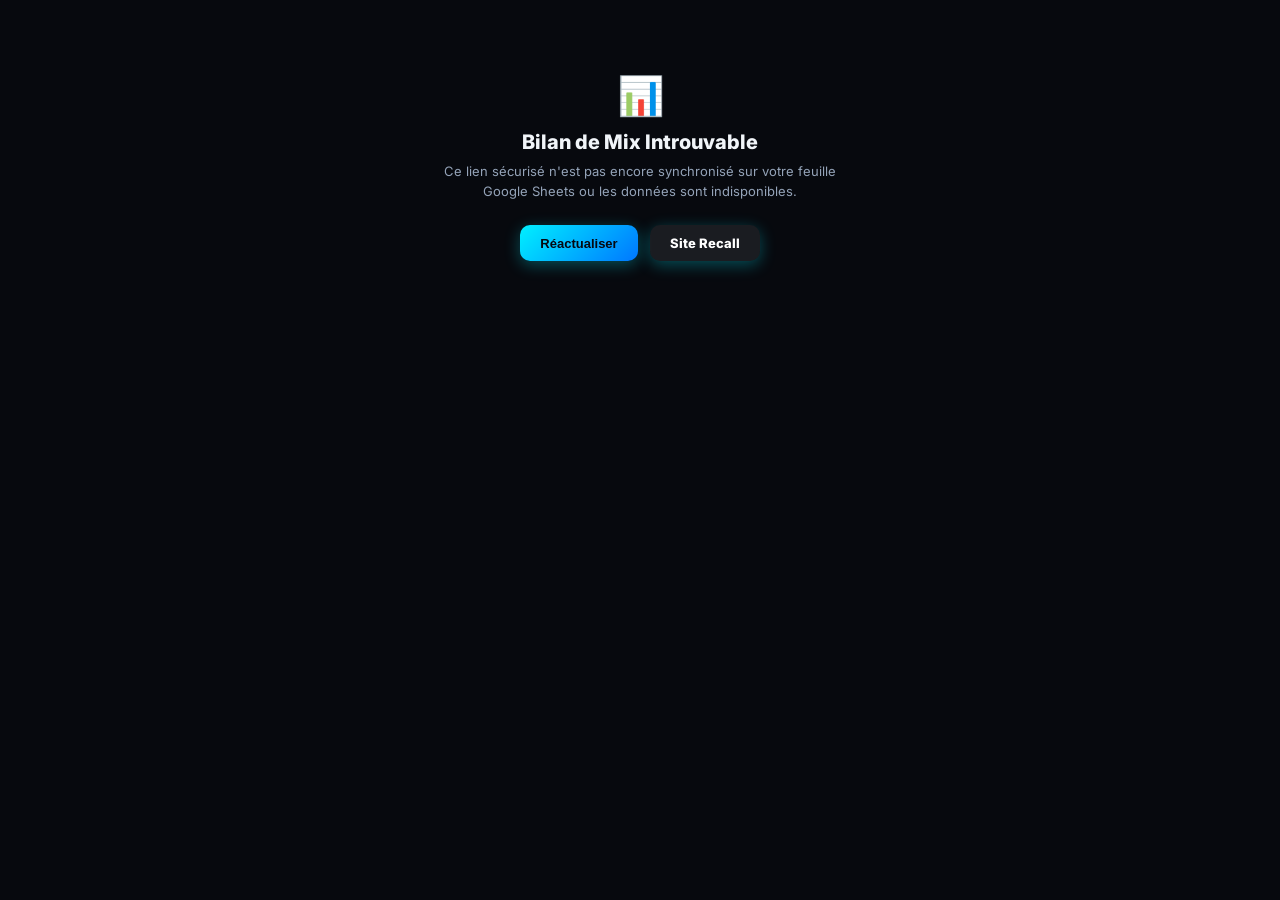
<file: docs/recap/index.html>
<!DOCTYPE html>
<html lang="fr">
<head>
  <meta charset="UTF-8">
  <meta name="viewport" content="width=device-width, initial-scale=1.0">
  <title>Statistiques du Mix — Recall</title>
  <meta name="description" content="Récapitulatif et analyse détaillée de session de mix DJ via Recall.">
  <meta property="og:title" content="Statistiques du Mix — Recall">
  <meta property="og:description" content="Découvrez le bilan et l'analyse complète de la session de mix (morceaux joués, tempo moyen, genres et transitions).">
  <meta property="og:type" content="website">
  <meta property="og:image" content="https://revrmusic.github.io/recall/assets/images/app-icon.png">
  <meta name="twitter:card" content="summary">
  <meta name="twitter:title" content="Statistiques du Mix — Recall">
  <meta name="twitter:description" content="Bilan et analyse complète de la session de mix DJ.">
  <meta name="twitter:image" content="https://revrmusic.github.io/recall/assets/images/app-icon.png">
  <link rel="icon" type="image/svg+xml" href="../assets/images/favicon.svg">
  <link rel="apple-touch-icon" sizes="180x180" href="../assets/images/apple-touch-icon.png">
  <meta name="theme-color" content="#0a0c10">
  <link rel="preconnect" href="https://fonts.googleapis.com">
  <link rel="preconnect" href="https://fonts.gstatic.com" crossorigin>
  <link href="https://fonts.googleapis.com/css2?family=Inter:wght@400;500;600;700;800;900&family=JetBrains+Mono:wght@500;700;800&display=swap" rel="stylesheet">
  <style>
    *, *::before, *::after { box-sizing: border-box; margin: 0; padding: 0; }
    body {
      background-color: #07090e;
      color: #f1f5f9;
      font-family: 'Inter', -apple-system, BlinkMacSystemFont, sans-serif;
      min-height: 100vh;
      display: flex;
      flex-direction: column;
      align-items: center;
      padding: 24px 16px 48px;
      -webkit-font-smoothing: antialiased;
    }
    .container {
      width: 100%;
      max-width: 680px;
      margin: 0 auto;
    }
    .top-bar {
      display: flex;
      align-items: center;
      justify-content: space-between;
      margin-bottom: 16px;
      padding: 0 4px;
    }
    .secure-badge {
      display: inline-flex;
      align-items: center;
      gap: 6px;
      font-size: 11px;
      font-weight: 600;
      color: #94a3b8;
    }
    .pulse-dot {
      width: 7px;
      height: 7px;
      border-radius: 50%;
      background: #10b981;
      box-shadow: 0 0 8px rgba(16, 185, 129, 0.6);
    }
    .copy-btn {
      display: inline-flex;
      align-items: center;
      gap: 6px;
      background: rgba(255, 255, 255, 0.08);
      border: 1px solid rgba(255, 255, 255, 0.12);
      color: #fff;
      font-size: 11.5px;
      font-weight: 600;
      padding: 6px 12px;
      border-radius: 8px;
      cursor: pointer;
      transition: all 0.2s ease;
    }
    .copy-btn:hover {
      background: rgba(255, 255, 255, 0.14);
      border-color: rgba(255, 255, 255, 0.22);
    }
    .copy-btn.copied {
      background: rgba(0, 240, 255, 0.15);
      border-color: #00F0FF;
      color: #00F0FF;
    }
    .recap-card {
      background: #0e1117;
      border: 1px solid rgba(255, 255, 255, 0.12);
      border-radius: 24px;
      padding: 24px 20px;
      box-shadow: 0 20px 40px rgba(0, 0, 0, 0.5), 0 0 30px rgba(0, 240, 255, 0.03);
      position: relative;
      overflow: hidden;
    }
    @media (min-width: 640px) {
      .recap-card { padding: 30px 28px; }
    }
    .neon-line {
      position: absolute;
      top: 0; left: 0; right: 0;
      height: 2px;
      background: linear-gradient(90deg, rgba(0, 240, 255, 0.2), #00F0FF 40%, #a855f7 70%, rgba(168, 85, 247, 0.2));
    }
    .header {
      display: flex;
      align-items: center;
      justify-content: space-between;
      padding-bottom: 20px;
      border-bottom: 1px solid rgba(255, 255, 255, 0.07);
    }
    .header-left {
      display: flex;
      align-items: center;
      gap: 12px;
    }
    .app-icon {
      width: 44px;
      height: 44px;
      border-radius: 12px;
      border: 1px solid rgba(255, 255, 255, 0.15);
      background: #151821;
    }
    .title-row {
      display: flex;
      align-items: center;
      gap: 8px;
    }
    .title-text {
      font-size: 17px;
      font-weight: 800;
      letter-spacing: -0.3px;
    }
    .recap-pill {
      font-size: 9.5px;
      font-weight: 900;
      letter-spacing: 0.5px;
      color: #00F0FF;
      background: rgba(0, 240, 255, 0.15);
      padding: 2px 7px;
      border-radius: 4px;
      text-transform: uppercase;
    }
    .session-meta {
      font-size: 12px;
      color: #94a3b8;
      margin-top: 2px;
      display: flex;
      align-items: center;
      gap: 6px;
    }
    .session-meta strong { color: #f1f5f9; }
    .status-dot {
      width: 6px;
      height: 6px;
      border-radius: 50%;
      background: #f59e0b;
    }
    .brand-right {
      text-align: right;
    }
    .brand-name {
      font-size: 13px;
      font-weight: 900;
      letter-spacing: 1.5px;
      background: linear-gradient(135deg, #00F0FF, #a855f7);
      -webkit-background-clip: text;
      -webkit-text-fill-color: transparent;
    }
    .brand-sub {
      font-size: 9px;
      font-weight: 600;
      letter-spacing: 0.8px;
      color: #64748b;
      text-transform: uppercase;
    }
    .hero-card {
      margin-top: 20px;
      background: rgba(255, 255, 255, 0.03);
      border: 1px solid rgba(255, 255, 255, 0.08);
      border-radius: 18px;
      padding: 18px 20px;
    }
    .hero-top {
      display: flex;
      align-items: center;
      justify-content: space-between;
      margin-bottom: 8px;
    }
    .hero-label {
      font-size: 10px;
      font-weight: 800;
      letter-spacing: 0.6px;
      color: #94a3b8;
      text-transform: uppercase;
    }
    .pace-badge {
      display: inline-flex;
      align-items: center;
      gap: 5px;
      font-size: 11px;
      font-weight: 700;
      padding: 3px 10px;
      border-radius: 20px;
      background: rgba(255, 255, 255, 0.06);
      border: 1px solid rgba(255, 255, 255, 0.1);
      color: #fbbf24;
    }
    .hero-main {
      font-size: 32px;
      font-weight: 900;
      letter-spacing: -0.5px;
      font-family: 'JetBrains Mono', monospace;
      color: #fff;
    }
    @media (min-width: 640px) {
      .hero-main { font-size: 38px; }
    }
    .hero-times {
      display: flex;
      align-items: center;
      gap: 12px;
      font-size: 12px;
      color: #94a3b8;
      margin-top: 8px;
    }
    .hero-times strong {
      color: #fff;
      font-family: 'JetBrains Mono', monospace;
    }
    .metrics-grid {
      display: grid;
      grid-template-columns: repeat(2, 1fr);
      gap: 10px;
      margin-top: 14px;
    }
    @media (min-width: 640px) {
      .metrics-grid { grid-template-columns: repeat(3, 1fr); gap: 12px; }
    }
    .metric-card {
      background: rgba(255, 255, 255, 0.025);
      border: 1px solid rgba(255, 255, 255, 0.07);
      border-radius: 14px;
      padding: 12px 14px;
    }
    .metric-card-label {
      font-size: 9.5px;
      font-weight: 800;
      letter-spacing: 0.5px;
      color: #94a3b8;
      text-transform: uppercase;
      margin-bottom: 4px;
      display: flex;
      align-items: center;
      gap: 5px;
    }
    .metric-card-val {
      font-size: 18px;
      font-weight: 800;
      color: #fff;
      letter-spacing: -0.3px;
    }
    .metric-card-sub {
      font-size: 10px;
      color: #64748b;
      margin-top: 3px;
      white-space: nowrap;
      overflow: hidden;
      text-overflow: ellipsis;
    }
    .section-block {
      margin-top: 16px;
      background: rgba(255, 255, 255, 0.025);
      border: 1px solid rgba(255, 255, 255, 0.07);
      border-radius: 16px;
      padding: 14px 16px;
    }
    .section-title {
      font-size: 10.5px;
      font-weight: 800;
      letter-spacing: 0.5px;
      color: #94a3b8;
      text-transform: uppercase;
      margin-bottom: 10px;
      display: flex;
      align-items: center;
      justify-content: space-between;
    }
    .section-title span.top-highlight {
      font-size: 11px;
      color: #00F0FF;
      font-weight: 700;
      text-transform: none;
    }
    .rank-list {
      display: flex;
      flex-direction: column;
      gap: 8px;
    }
    .rank-row {
      display: flex;
      align-items: center;
      gap: 10px;
      font-size: 12px;
      background: rgba(255, 255, 255, 0.02);
      padding: 6px 10px;
      border-radius: 8px;
    }
    .rank-num {
      font-weight: 800;
      color: #64748b;
      width: 16px;
    }
    .rank-name {
      font-weight: 600;
      color: #e2e8f0;
      width: 130px;
      white-space: nowrap;
      overflow: hidden;
      text-overflow: ellipsis;
    }
    .rank-bar-bg {
      flex: 1;
      height: 6px;
      background: rgba(255, 255, 255, 0.06);
      border-radius: 999px;
      overflow: hidden;
    }
    .rank-bar-fill {
      height: 100%;
      border-radius: 999px;
    }
    .rank-count {
      font-size: 11px;
      font-weight: 700;
      width: 55px;
      text-align: right;
    }
    .rank-count span {
      font-size: 9.5px;
      font-weight: 500;
      color: #64748b;
    }
    .key-badge-list {
      display: flex;
      flex-wrap: wrap;
      gap: 6px;
    }
    .key-badge {
      display: inline-flex;
      align-items: center;
      gap: 5px;
      background: rgba(255, 255, 255, 0.04);
      border: 1px solid rgba(255, 255, 255, 0.08);
      border-radius: 6px;
      padding: 4px 8px;
      font-size: 11px;
    }
    .key-badge-label {
      font-weight: 800;
      font-family: 'JetBrains Mono', monospace;
      color: #a855f7;
    }
    .key-badge-count {
      font-size: 10px;
      color: #94a3b8;
    }
    .footer-cta {
      margin-top: 24px;
      text-align: center;
      display: flex;
      flex-direction: column;
      align-items: center;
      gap: 12px;
    }
    .footer-btn {
      display: inline-flex;
      align-items: center;
      gap: 8px;
      background: linear-gradient(135deg, #00F0FF, #0077ff);
      color: #050811;
      font-size: 13px;
      font-weight: 800;
      padding: 10px 20px;
      border-radius: 10px;
      text-decoration: none;
      box-shadow: 0 4px 16px rgba(0, 240, 255, 0.3);
      transition: transform 0.15s ease;
    }
    .footer-btn:hover {
      transform: translateY(-1px);
    }
    .footer-note {
      font-size: 11px;
      color: #64748b;
    }
    .footer-note a {
      color: #94a3b8;
      text-decoration: none;
    }
    .footer-note a:hover { color: #00F0FF; }
    .loading-view, .error-view {
      text-align: center;
      padding: 80px 20px;
    }
    .spinner {
      width: 32px;
      height: 32px;
      border: 3px solid rgba(255, 255, 255, 0.1);
      border-top-color: #00F0FF;
      border-radius: 50%;
      animation: spin 0.8s linear infinite;
      margin: 0 auto 16px;
    }
    @keyframes spin { to { transform: rotate(360deg); } }
  </style>
</head>
<body>
  <div class="container">
    <div id="content">
      <div class="loading-view">
        <div class="spinner"></div>
        <p style="font-size: 13px; color: #94a3b8;">Chargement des statistiques du mix…</p>
      </div>
    </div>
  </div>

  <script>
    (async function() {
      const container = document.getElementById('content');

      function formatDuration(sec) {
        const total = Math.max(0, Math.round(sec));
        const h = Math.floor(total / 3600);
        const m = Math.floor((total % 3600) / 60);
        const s = total % 60;
        if (h > 0) return `${h}h ${m < 10 ? '0' : ''}${m}m ${s < 10 ? '0' : ''}${s}s`;
        return `${m}m ${s < 10 ? '0' : ''}${s}s`;
      }

      function formatTime(sec) {
        const total = Math.max(0, Math.round(sec));
        const m = Math.floor(total / 60);
        const s = total % 60;
        return `${m}m ${s < 10 ? '0' : ''}${s}s`;
      }

      function getPace(avgSec) {
        if (avgSec <= 0) return { label: "En cours", icon: "⚡️", color: "#94a3b8" };
        if (avgSec < 90) return { label: "Ultra Rapide", icon: "⚡️", color: "#f43f5e" };
        if (avgSec < 135) return { label: "Dynamique", icon: "🎯", color: "#f97316" };
        if (avgSec < 195) return { label: "Rythmé", icon: "🔥", color: "#fbbf24" };
        if (avgSec < 270) return { label: "Progressif", icon: "🌊", color: "#38bdf8" };
        return { label: "Posé", icon: "☕️", color: "#a855f7" };
      }

      function decodeUrlSafeBase64(str) {
        if (!str) return null;
        try {
          let base64 = str.replace(/-/g, '+').replace(/_/g, '/');
          while (base64.length % 4) {
            base64 += '=';
          }
          const binary = atob(base64);
          const bytes = new Uint8Array(binary.length);
          for (let i = 0; i < binary.length; i++) {
            bytes[i] = binary.charCodeAt(i);
          }
          const decoded = new TextDecoder().decode(bytes);
          return JSON.parse(decoded);
        } catch(e) {
          try {
            // Secours si double encodage URL
            const clean = decodeURIComponent(str).replace(/-/g, '+').replace(/_/g, '/');
            const binary = atob(clean);
            const bytes = new Uint8Array(binary.length);
            for (let i = 0; i < binary.length; i++) {
              bytes[i] = binary.charCodeAt(i);
            }
            return JSON.parse(new TextDecoder().decode(bytes));
          } catch(err2) {
            console.warn("Échec décodage URL :", err2);
            return null;
          }
        }
      }

      // 1. Extraction des données
      let recap = null;
      const search = window.location.search || '';
      const hash = window.location.hash || '';
      const params = new URLSearchParams(search);

      // Cas A : Nouveau format compact et incassable via query param (?d=...)
      const compactParam = params.get('d') || params.get('data') || '';
      if (compactParam) {
        const compact = decodeUrlSafeBase64(compactParam);
        if (compact) {
          if (compact.t !== undefined && compact.c !== undefined) {
            // Reconstruction fidèle depuis les clés ultra-compactes
            const startTimeStr = compact.t0 ? new Date(compact.t0 * 1000).toISOString() : "";
            const endTimeStr = compact.t1 ? new Date(compact.t1 * 1000).toISOString() : "";
            recap = {
              title: compact.t || "Session de Mix",
              hide_duration: Boolean(compact.h),
              session_start_time: startTimeStr,
              session_end_time: endTimeStr,
              stats: {
                totalTracksCount: compact.c || 0,
                totalDurationSeconds: compact.d || 0,
                averageTimePerTrackSeconds: compact.as || (compact.c > 0 ? (compact.d / compact.c) : 0),
                tracksPerHour: compact.th || (compact.d > 0 ? ((compact.c / compact.d) * 3600) : 0),
                averageBpm: compact.b || 0,
                minBpm: compact.b0 || 0,
                maxBpm: compact.b1 || 0,
                dominantKey: compact.k || "",
                dominantKeyCount: compact.kc || 0,
                dominantKeyPercentage: compact.kp || 0,
                hideDuration: Boolean(compact.h),
                topGenres: (compact.g || []).map(g => ({ name: g[0], count: g[1], percent: g[2] || 0 })),
                topArtists: (compact.a || []).map(a => ({ name: a[0], count: a[1], percent: a[2] || 0 })),
                fastestTransition: (compact.ft && compact.ft.length >= 3) ? {
                  fromTrack: compact.ft[0],
                  toTrack: compact.ft[1],
                  elapsedSeconds: compact.ft[2]
                } : null
              }
            };
          } else if (compact.stats || compact.title) {
            recap = compact;
          }
        }
      }

      // Cas B : Ancien format hash (#data=...)
      if (!recap && hash.includes('data=')) {
        try {
          const rawHashData = hash.split('data=')[1].split('&')[0];
          const decoded = decodeUrlSafeBase64(decodeURIComponent(rawHashData));
          if (decoded && (decoded.stats || decoded.title)) {
            recap = decoded;
          }
        } catch(e) {}
      }

      // Cas C : Base de données Google Sheets via ID / Token (?id=... ou ?token=...)
      if (!recap) {
        let token = params.get('id') || params.get('token') || '';
        if (!token) {
          const parts = window.location.pathname.split('/').filter(Boolean);
          const last = parts[parts.length - 1];
          if (last && last.startsWith('rcp_')) token = last;
        }

        if (token) {
          container.innerHTML = `
            <div class="loading-view" style="display: flex; flex-direction: column; align-items: center; justify-content: center; min-height: 50vh; gap: 14px;">
              <div style="width: 32px; height: 32px; border: 3px solid rgba(0,240,255,0.2); border-top-color: #00F0FF; border-radius: 50%; animation: spin 0.8s linear infinite;"></div>
              <p style="font-size: 13px; color: #94a3b8; font-weight: 500;">Chargement du bilan de mix Recall...</p>
            </div>
            <style>@keyframes spin { to { transform: rotate(360deg); } }</style>
          `;
          try {
            const GOOGLE_SCRIPT = "https://script.google.com/macros/s/AKfycbwRVVec0m7BxPfDXL_06kkrfc75AUU5U2D_YLRL8YcMKCqZEXG6cd77EpEEKiIX-6Ad7g/exec";
            const res = await fetch(`${GOOGLE_SCRIPT}?action=get_recap&token=${encodeURIComponent(token)}`);
            if (res.ok) {
              const json = await res.json();
              if (json && json.status === 'success' && json.recap) {
                recap = json.recap;
              }
            }
          } catch(err) {
            console.warn("Erreur Google Sheet :", err);
          }
        }
      }

      if (!recap || (!recap.stats && !recap.title)) {
        container.innerHTML = `
          <div class="error-view" style="text-align: center; padding: 48px 16px;">
            <div style="font-size: 38px; margin-bottom: 12px;">📊</div>
            <h2 style="font-size: 20px; font-weight: 800; margin-bottom: 8px;">Bilan de Mix Introuvable</h2>
            <p style="font-size: 13px; color: #94a3b8; margin-bottom: 24px; max-width: 440px; margin-left: auto; margin-right: auto; line-height: 1.5;">Ce lien sécurisé n'est pas encore synchronisé sur votre feuille Google Sheets ou les données sont indisponibles.</p>
            <div style="display: flex; gap: 12px; justify-content: center;">
              <button onclick="window.location.reload()" class="footer-btn" style="cursor: pointer; border: none;">Réactualiser</button>
              <a href="https://revrmusic.github.io/recall/" class="footer-btn" style="background: rgba(255,255,255,0.08); color: #fff;">Site Recall</a>
            </div>
          </div>
        `;
        return;
      }

      const stats = recap.stats || {};
      const title = recap.title || "Session de Mix";
      const hideDuration = Boolean(recap.hide_duration || stats.hideDuration);
      const tracksCount = stats.totalTracksCount || 0;
      const durationSec = stats.totalDurationSeconds || 0;
      const avgSec = stats.averageTimePerTrackSeconds || 0;
      const pace = getPace(avgSec);

      let formattedStart = "";
      let formattedEnd = "";
      if (recap.session_start_time) {
        try {
          const d = new Date(recap.session_start_time);
          formattedStart = `${d.getHours()}h${d.getMinutes() < 10 ? '0' : ''}${d.getMinutes()}`;
        } catch(e) {}
      }
      if (recap.session_end_time) {
        try {
          const d = new Date(recap.session_end_time);
          formattedEnd = `${d.getHours()}h${d.getMinutes() < 10 ? '0' : ''}${d.getMinutes()}`;
        } catch(e) {}
      }

      const topGenres = stats.topGenres || [];
      const topArtists = stats.topArtists || [];
      const keys = stats.keyDistribution || [];

      container.innerHTML = `
        <div class="top-bar">
          <div class="secure-badge">
            <span class="pulse-dot"></span>
            <span>Lien sécurisé et confidentiel</span>
          </div>
          <button id="copyLinkBtn" class="copy-btn">
            <svg width="13" height="13" viewBox="0 0 24 24" fill="none" stroke="currentColor" stroke-width="2.5"><rect x="9" y="9" width="13" height="13" rx="2"></rect><path d="M5 15H4a2 2 0 0 1-2-2V4a2 2 0 0 1 2-2h9a2 2 0 0 1 2 2v1"></path></svg>
            <span>Copier le lien</span>
          </button>
        </div>

        <div class="recap-card">
          <div class="neon-line"></div>

          <div class="header">
            <div class="header-left">
              <img src="../assets/images/app-icon.png" alt="Recall" class="app-icon">
              <div>
                <div class="title-row">
                  <span class="title-text">Statistiques du Mix</span>
                  <span class="recap-pill">SET RECAP</span>
                </div>
                <div class="session-meta">
                  <strong>${escapeHtml(title)}</strong>
                  <span>•</span>
                  <span class="status-dot"></span>
                  <span>Session archivée</span>
                </div>
              </div>
            </div>

            <div class="brand-right">
              <div class="brand-name">RECALL</div>
              <div class="brand-sub">DJ Companion</div>
            </div>
          </div>

          <div class="hero-card">
            <div class="hero-top">
              <span class="hero-label">${hideDuration ? "Total du Mix" : "Durée totale du mix"}</span>
              <div class="pace-badge" style="color: ${pace.color};">
                <span>${pace.icon}</span>
                <span>${pace.label}</span>
              </div>
            </div>

            ${hideDuration ? `
              <div class="hero-main" style="color: #00F0FF;">
                ${tracksCount} <span style="font-size: 18px; font-weight: 700; color: #fff;">morceaux joués</span>
              </div>
            ` : `
              <div class="hero-main">${formatDuration(durationSec)}</div>
              ${formattedStart ? `
                <div class="hero-times">
                  <span>Début : <strong>${formattedStart}</strong></span>
                  ${formattedEnd ? `<span>•</span><span>Fin : <strong>${formattedEnd}</strong></span>` : ''}
                </div>
              ` : ''}
            `}
          </div>

          <div class="metrics-grid">
            <div class="metric-card">
              <div class="metric-card-label">⚡️ BPM Moyen</div>
              <div class="metric-card-val">${stats.averageBpm > 0 ? stats.averageBpm.toFixed(1) : '--'} <span style="font-size: 11px; color: #94a3b8; font-weight: 600;">BPM</span></div>
              <div class="metric-card-sub">Plage : ${Math.round(stats.minBpm || 0)} - ${Math.round(stats.maxBpm || 0)} BPM</div>
            </div>

            <div class="metric-card">
              <div class="metric-card-label">🎹 Tonalité</div>
              <div class="metric-card-val" style="color: #00F0FF; font-family: 'JetBrains Mono', monospace;">${stats.dominantKey || '--'}</div>
              <div class="metric-card-sub">${stats.dominantKeyCount || 0} tracks (${Math.round(stats.dominantKeyPercentage || 0)}%)</div>
            </div>

            <div class="metric-card">
              <div class="metric-card-label">🎧 Genre Top 1</div>
              <div class="metric-card-val" style="font-size: 16px; overflow: hidden; text-overflow: ellipsis; white-space: nowrap;">${escapeHtml(topGenres[0]?.name || '--')}</div>
              <div class="metric-card-sub">${topGenres[0]?.count || 0} tracks (${Math.round(topGenres[0]?.percent || 0)}%)</div>
            </div>

            <div class="metric-card">
              <div class="metric-card-label">🔥 Transition rapide</div>
              <div class="metric-card-val">${stats.fastestTransition ? formatTime(stats.fastestTransition.elapsedSeconds) : '--'}</div>
              <div class="metric-card-sub" title="${escapeHtml(stats.fastestTransition?.toTrack || '')}">${escapeHtml(stats.fastestTransition?.toTrack || 'Aucune')}</div>
            </div>

            <div class="metric-card">
              <div class="metric-card-label">🎚 Vitesse de Mix</div>
              <div class="metric-card-val">${stats.tracksPerHour > 0 ? stats.tracksPerHour.toFixed(1) : '--'} <span style="font-size: 11px; color: #94a3b8; font-weight: 600;">tr/h</span></div>
              <div class="metric-card-sub">${avgSec > 0 ? formatTime(avgSec) + ' / track' : 'Cadence observée'}</div>
            </div>

            <div class="metric-card">
              <div class="metric-card-label">🎵 Morceaux du Set</div>
              <div class="metric-card-val" style="color: #00F0FF;">${tracksCount} <span style="font-size: 11px; color: #94a3b8; font-weight: 600;">titres</span></div>
              <div class="metric-card-sub">${tracksCount} morceaux joués</div>
            </div>
          </div>

          ${topGenres.length > 0 ? `
            <div class="section-block">
              <div class="section-title">
                <span>Genres les plus joués</span>
                <span class="top-highlight">Top 1 : ${escapeHtml(topGenres[0].name)}</span>
              </div>
              <div class="rank-list">
                ${topGenres.slice(0, 5).map((g, i) => `
                  <div class="rank-row">
                    <span class="rank-num">${i + 1}.</span>
                    <span class="rank-name" title="${escapeHtml(g.name)}">${escapeHtml(g.name)}</span>
                    <div class="rank-bar-bg">
                      <div class="rank-bar-fill" style="width: ${Math.max(8, Math.min(100, g.percent))}%; background: linear-gradient(90deg, #f59e0b, #f97316);"></div>
                    </div>
                    <span class="rank-count" style="color: #f59e0b;">${g.count} <span>tracks</span></span>
                  </div>
                `).join('')}
              </div>
            </div>
          ` : ''}

          ${topArtists.length > 0 ? `
            <div class="section-block">
              <div class="section-title">
                <span>Artistes les plus joués</span>
                <span class="top-highlight" style="color: #a855f7;">Top 1 : ${escapeHtml(topArtists[0].name)}</span>
              </div>
              <div class="rank-list">
                ${topArtists.slice(0, 5).map((a, i) => `
                  <div class="rank-row">
                    <span class="rank-num">${i + 1}.</span>
                    <span class="rank-name" title="${escapeHtml(a.name)}">${escapeHtml(a.name)}</span>
                    <div class="rank-bar-bg">
                      <div class="rank-bar-fill" style="width: ${Math.max(8, Math.min(100, a.percent * 3))}%; background: linear-gradient(90deg, #a855f7, #00F0FF);"></div>
                    </div>
                    <span class="rank-count" style="color: #a855f7;">${a.count} <span>tracks</span></span>
                  </div>
                `).join('')}
              </div>
            </div>
          ` : ''}

          ${keys.length > 0 ? `
            <div class="section-block">
              <div class="section-title">
                <span>Distribution des Tonalités</span>
                <span class="top-highlight" style="color: #94a3b8;">${keys.length} clés explorées</span>
              </div>
              <div class="key-badge-list">
                ${keys.slice(0, 8).map(k => `
                  <div class="key-badge">
                    <span class="key-badge-label">${k.key}</span>
                    <span class="key-badge-count">${k.count} (${Math.round(k.percent)}%)</span>
                  </div>
                `).join('')}
              </div>
            </div>
          ` : ''}
        </div>

        <div class="footer-cta">
          <a href="https://revrmusic.github.io/recall/" class="footer-btn">
            <svg width="14" height="14" viewBox="0 0 24 24" fill="none" stroke="currentColor" stroke-width="2.5"><path d="M21 15v4a2 2 0 0 1-2 2H5a2 2 0 0 1-2-2v-4"></path><polyline points="7 10 12 15 17 10"></polyline><line x1="12" y1="15" x2="12" y2="3"></line></svg>
            <span>Télécharger Recall pour Mac & PC</span>
          </a>
          <p class="footer-note">
            Généré par <a href="https://revrmusic.github.io/recall/">Recall</a> • Le Copilote Intelligent Hors-Ligne pour DJs Serato & Rekordbox
          </p>
        </div>
      `;

      document.getElementById('copyLinkBtn').addEventListener('click', function() {
        navigator.clipboard.writeText(window.location.href);
        this.classList.add('copied');
        this.innerHTML = `
          <svg width="13" height="13" viewBox="0 0 24 24" fill="none" stroke="#00F0FF" stroke-width="2.5"><polyline points="20 6 9 17 4 12"></polyline></svg>
          <span>Lien copié !</span>
        `;
        setTimeout(() => {
          this.classList.remove('copied');
          this.innerHTML = `
            <svg width="13" height="13" viewBox="0 0 24 24" fill="none" stroke="currentColor" stroke-width="2.5"><rect x="9" y="9" width="13" height="13" rx="2"></rect><path d="M5 15H4a2 2 0 0 1-2-2V4a2 2 0 0 1 2-2h9a2 2 0 0 1 2 2v1"></path></svg>
            <span>Copier le lien</span>
          `;
        }, 2200);
      });

      function escapeHtml(str) {
        if (!str) return '';
        return String(str).replace(/&/g, '&amp;').replace(/</g, '&lt;').replace(/>/g, '&gt;').replace(/"/g, '&quot;');
      }
    })();
  </script>
</body>
</html>
</file>
<file: docs/assets/css/styles.css>
/* ==========================================================================
   RECALL — Modern Dark Aesthetic Stylesheet
   Companion for Serato DJ Pro & Pioneer DJ Rekordbox
   ========================================================================== */

:root {
  --bg-deep: #080a0f;
  --bg-surface: #0e121a;
  --bg-card: #141923;
  --bg-card-hover: #1a2230;
  --bg-elevated: #1e2638;
  
  --border-subtle: rgba(255, 255, 255, 0.08);
  --border-medium: rgba(255, 255, 255, 0.14);
  --border-focus: #00d2ff;
  
  --text-main: #f3f4f6;
  --text-muted: #9ca3af;
  --text-dim: #6b7280;
  
  --cyan-primary: #00d2ff;
  --cyan-glow: rgba(0, 210, 255, 0.35);
  --cyan-deep: #0284c7;
  
  --magenta-primary: #ec4899;
  --magenta-glow: rgba(236, 72, 153, 0.35);
  
  --accent-purple: #8b5cf6;
  --accent-emerald: #10b981;
  --accent-amber: #f59e0b;
  
  --serato-blue: #0088ff;
  --rekordbox-cyan: #00d2ff;
  
  --radius-sm: 8px;
  --radius-md: 14px;
  --radius-lg: 20px;
  --radius-xl: 28px;
  --radius-full: 9999px;
  
  --shadow-sm: 0 2px 8px rgba(0, 0, 0, 0.4);
  --shadow-md: 0 8px 24px rgba(0, 0, 0, 0.5);
  --shadow-lg: 0 16px 40px rgba(0, 0, 0, 0.6);
  --shadow-glow: 0 0 35px var(--cyan-glow);
  
  --font-sans: 'Inter', -apple-system, BlinkMacSystemFont, "Segoe UI", Roboto, Helvetica, Arial, sans-serif;
  --font-mono: ui-monospace, SFMono-Regular, Menlo, Monaco, Consolas, monospace;
  
  --transition-fast: 0.18s cubic-bezier(0.16, 1, 0.3, 1);
  --transition-normal: 0.28s cubic-bezier(0.16, 1, 0.3, 1);
}

/* Base & Reset */
*, *::before, *::after {
  box-sizing: border-box;
  margin: 0;
  padding: 0;
}

html {
  font-family: var(--font-sans);
  background-color: var(--bg-deep);
  color: var(--text-main);
  scroll-behavior: smooth;
  overflow-x: hidden;
  max-width: 100%;
  -webkit-text-size-adjust: 100%;
  -webkit-font-smoothing: antialiased;
  -moz-osx-font-smoothing: grayscale;
}

body {
  min-height: 100vh;
  line-height: 1.6;
  overflow-x: hidden;
  max-width: 100%;
  overscroll-behavior-x: none;
  position: relative;
  background-image: 
    radial-gradient(circle at 15% 10%, rgba(0, 210, 255, 0.08) 0%, transparent 40%),
    radial-gradient(circle at 85% 25%, rgba(236, 72, 153, 0.06) 0%, transparent 45%),
    radial-gradient(circle at 50% 70%, rgba(139, 92, 246, 0.05) 0%, transparent 50%);
  background-attachment: fixed;
}

a {
  color: inherit;
  text-decoration: none;
}

button {
  font-family: inherit;
  cursor: pointer;
  border: none;
  background: none;
}

img {
  max-width: 100%;
  height: auto;
  display: block;
}

.container {
  max-width: 1200px;
  margin: 0 auto;
  padding: 0 24px;
}

/* ==========================================================================
   Navigation Bar
   ========================================================================== */
.navbar {
  position: fixed;
  top: 0;
  left: 0;
  right: 0;
  z-index: 100;
  padding: 16px 0;
  backdrop-filter: blur(16px);
  -webkit-backdrop-filter: blur(16px);
  background: rgba(8, 10, 15, 0.75);
  border-bottom: 1px solid var(--border-subtle);
  transition: padding var(--transition-normal), background var(--transition-normal);
}

.navbar.scrolled {
  padding: 12px 0;
  background: rgba(8, 10, 15, 0.92);
  border-bottom: 1px solid var(--border-medium);
}

.navbar .container {
  max-width: 1280px;
}

.nav-container {
  display: flex;
  align-items: center;
  justify-content: space-between;
  gap: 36px;
}

.brand {
  display: flex;
  align-items: center;
  gap: 12px;
  text-decoration: none;
  flex-shrink: 0;
  margin-right: 12px;
}

.brand-icon-wrapper {
  position: relative;
  width: 36px;
  height: 36px;
  border-radius: 10px;
  overflow: hidden;
  box-shadow: 0 0 16px var(--cyan-glow);
  flex-shrink: 0;
}

.brand-icon {
  width: 100%;
  height: 100%;
  object-fit: cover;
}

.brand-text {
  font-size: 1.35rem;
  font-weight: 800;
  letter-spacing: -0.03em;
  color: #fff;
  display: flex;
  align-items: center;
  gap: 6px;
  white-space: nowrap;
}

.brand-dot {
  width: 7px;
  height: 7px;
  border-radius: 50%;
  background-color: var(--cyan-primary);
  box-shadow: 0 0 10px var(--cyan-primary);
  display: inline-block;
}

.brand-badge {
  font-size: 0.65rem;
  font-weight: 700;
  text-transform: uppercase;
  padding: 2.5px 8px;
  border-radius: var(--radius-full);
  background: rgba(0, 210, 255, 0.15);
  color: var(--cyan-primary);
  border: 1px solid rgba(0, 210, 255, 0.3);
  letter-spacing: 0.05em;
  white-space: nowrap;
  margin-left: 6px;
}

.nav-links {
  display: flex;
  align-items: center;
  gap: 32px;
  list-style: none;
  margin: 0;
  padding: 0;
}

.nav-link {
  font-size: 0.94rem;
  font-weight: 500;
  color: var(--text-muted);
  white-space: nowrap;
  padding: 6px 2px;
  transition: color var(--transition-fast);
}

.nav-link:hover {
  color: #fff;
}

.nav-actions {
  display: flex;
  align-items: center;
  gap: 14px;
  flex-shrink: 0;
}

.lang-switch {
  display: flex;
  align-items: center;
  background: rgba(255, 255, 255, 0.06);
  border: 1px solid var(--border-subtle);
  border-radius: var(--radius-full);
  padding: 3px;
  gap: 2px;
}

.lang-btn {
  padding: 4px 10px;
  font-size: 0.78rem;
  font-weight: 600;
  border-radius: var(--radius-full);
  color: var(--text-muted);
  transition: all var(--transition-fast);
}

.lang-btn.active {
  background: var(--cyan-primary);
  color: #080a0f;
  box-shadow: 0 0 10px var(--cyan-glow);
}

.btn-github {
  display: inline-flex;
  align-items: center;
  gap: 8px;
  padding: 8px 14px;
  border-radius: var(--radius-full);
  background: rgba(255, 255, 255, 0.06);
  border: 1px solid var(--border-subtle);
  color: var(--text-main);
  font-size: 0.85rem;
  font-weight: 600;
  transition: all var(--transition-fast);
}

.btn-github:hover {
  background: rgba(255, 255, 255, 0.12);
  border-color: var(--border-medium);
  transform: translateY(-1px);
}

.btn-nav-download {
  display: inline-flex;
  align-items: center;
  gap: 8px;
  padding: 8px 18px;
  border-radius: var(--radius-full);
  background: linear-gradient(135deg, var(--cyan-primary), #0099ff);
  color: #050811;
  font-size: 0.88rem;
  font-weight: 700;
  box-shadow: 0 4px 14px var(--cyan-glow);
  transition: all var(--transition-fast);
}

.btn-nav-download:hover {
  filter: brightness(1.1);
  transform: translateY(-1px);
  box-shadow: 0 6px 20px rgba(0, 210, 255, 0.5);
}

.mobile-menu-btn {
  display: none;
  background: rgba(255, 255, 255, 0.06);
  border: 1px solid var(--border-subtle);
  border-radius: var(--radius-sm);
  padding: 8px;
  cursor: pointer;
  flex-direction: column;
  justify-content: center;
  align-items: center;
  gap: 4px;
  width: 40px;
  height: 40px;
  transition: all var(--transition-fast);
}

.mobile-menu-btn:hover {
  background: rgba(255, 255, 255, 0.12);
  border-color: rgba(0, 210, 255, 0.3);
}

.hamburger-bar {
  display: block;
  width: 20px;
  height: 2px;
  background: #ffffff;
  border-radius: 2px;
  transition: all 0.25s ease-in-out;
}

.mobile-menu-btn.active .hamburger-bar:nth-child(1) {
  transform: translateY(6px) rotate(45deg);
}

.mobile-menu-btn.active .hamburger-bar:nth-child(2) {
  opacity: 0;
  transform: scaleX(0);
}

.mobile-menu-btn.active .hamburger-bar:nth-child(3) {
  transform: translateY(-6px) rotate(-45deg);
}

/* Mobile Navigation Drawer */
.mobile-nav-backdrop {
  position: fixed;
  inset: 0;
  background: rgba(4, 6, 12, 0.75);
  backdrop-filter: blur(8px);
  -webkit-backdrop-filter: blur(8px);
  z-index: 999;
  opacity: 0;
  pointer-events: none;
  transition: opacity 0.3s cubic-bezier(0.16, 1, 0.3, 1);
}

.mobile-nav-backdrop.open {
  opacity: 1;
  pointer-events: auto;
}

.mobile-nav-drawer {
  position: fixed;
  top: 0;
  right: 0;
  bottom: 0;
  width: min(340px, 86vw);
  background: #090d18;
  border-left: 1px solid rgba(0, 210, 255, 0.2);
  z-index: 1000;
  display: flex;
  flex-direction: column;
  padding: 24px 20px;
  transform: translateX(105%);
  transition: transform 0.35s cubic-bezier(0.16, 1, 0.3, 1);
  box-shadow: -12px 0 40px rgba(0, 0, 0, 0.85);
}

.mobile-nav-drawer.open {
  transform: translateX(0);
}

.mobile-nav-header {
  display: flex;
  align-items: center;
  justify-content: space-between;
  padding-bottom: 18px;
  border-bottom: 1px solid var(--border-subtle);
}

.mobile-nav-close {
  background: rgba(255, 255, 255, 0.06);
  border: 1px solid var(--border-subtle);
  width: 36px;
  height: 36px;
  border-radius: 8px;
  color: var(--text-muted);
  font-size: 1.6rem;
  line-height: 1;
  display: flex;
  align-items: center;
  justify-content: center;
  cursor: pointer;
  transition: all var(--transition-fast);
}

.mobile-nav-close:hover {
  color: #fff;
  border-color: rgba(0, 210, 255, 0.4);
  background: rgba(255, 255, 255, 0.1);
}

.mobile-nav-links {
  list-style: none;
  display: flex;
  flex-direction: column;
  gap: 6px;
  padding: 24px 0;
  flex: 1;
  overflow-y: auto;
}

.mobile-nav-link {
  display: block;
  padding: 12px 16px;
  font-size: 1.05rem;
  font-weight: 600;
  color: var(--text-main);
  border-radius: var(--radius-sm);
  transition: all var(--transition-fast);
}

.mobile-nav-link:hover,
.mobile-nav-link:focus {
  background: rgba(0, 210, 255, 0.08);
  color: var(--cyan-primary);
  transform: translateX(4px);
}

.mobile-nav-footer {
  display: flex;
  flex-direction: column;
  gap: 14px;
  padding-top: 20px;
  border-top: 1px solid var(--border-subtle);
}

.mobile-lang-row {
  display: flex;
  align-items: center;
  justify-content: space-between;
  padding: 4px 0;
}

.mobile-lang-label {
  font-size: 0.88rem;
  font-weight: 600;
  color: var(--text-muted);
}

.mobile-cta {
  display: flex;
  align-items: center;
  justify-content: center;
  width: 100%;
  padding: 14px 20px;
  font-size: 1rem;
}

.mobile-github {
  display: inline-flex;
  align-items: center;
  justify-content: center;
  width: 100%;
  padding: 12px 20px;
  font-size: 0.92rem;
}

/* ==========================================================================
   Hero Section
   ========================================================================== */
.hero {
  padding-top: 150px;
  padding-bottom: 40px;
  text-align: center;
  position: relative;
}

.hero-pill {
  display: inline-flex;
  align-items: center;
  gap: 10px;
  padding: 6px 16px;
  background: rgba(0, 210, 255, 0.08);
  border: 1px solid rgba(0, 210, 255, 0.25);
  border-radius: var(--radius-full);
  font-size: 0.82rem;
  font-weight: 600;
  color: var(--cyan-primary);
  margin-bottom: 24px;
  box-shadow: 0 0 20px rgba(0, 210, 255, 0.15);
}

.hero-pill-badge {
  background: var(--cyan-primary);
  color: #080a0f;
  font-size: 0.7rem;
  font-weight: 800;
  padding: 2px 8px;
  border-radius: var(--radius-full);
  text-transform: uppercase;
}

.hero-title {
  font-size: clamp(2.4rem, 5.5vw, 4.2rem);
  font-weight: 900;
  line-height: 1.1;
  letter-spacing: -0.035em;
  color: #ffffff;
  max-width: 900px;
  margin: 0 auto 20px auto;
}

.hero-title-highlight {
  background: linear-gradient(135deg, #00d2ff 0%, #38bdf8 45%, #ec4899 100%);
  -webkit-background-clip: text;
  -webkit-text-fill-color: transparent;
}

.hero-subtitle {
  font-size: clamp(1.05rem, 1.8vw, 1.3rem);
  color: var(--text-muted);
  max-width: 780px;
  margin: 0 auto 36px auto;
  line-height: 1.6;
}

.hero-actions {
  display: flex;
  align-items: center;
  justify-content: center;
  flex-wrap: wrap;
  gap: 16px;
  margin-bottom: 40px;
}

.btn-primary {
  display: inline-flex;
  align-items: center;
  gap: 12px;
  padding: 14px 28px;
  border-radius: var(--radius-md);
  background: linear-gradient(135deg, #00d2ff, #0088ff);
  color: #050811;
  font-size: 1.02rem;
  font-weight: 700;
  box-shadow: 0 8px 25px var(--cyan-glow);
  transition: all var(--transition-normal);
}

.btn-primary:hover {
  transform: translateY(-2px);
  filter: brightness(1.1);
  box-shadow: 0 12px 32px rgba(0, 210, 255, 0.55);
}

.btn-apple-logo {
  height: 19px;
  width: auto;
  object-fit: contain;
  filter: brightness(0);
  display: inline-block;
  vertical-align: middle;
}

.btn-secondary {
  display: inline-flex;
  align-items: center;
  gap: 12px;
  padding: 14px 28px;
  border-radius: var(--radius-md);
  background: rgba(255, 255, 255, 0.06);
  border: 1px solid var(--border-medium);
  color: #fff;
  font-size: 1.02rem;
  font-weight: 600;
  backdrop-filter: blur(8px);
  transition: all var(--transition-normal);
}

.btn-secondary:hover {
  background: rgba(255, 255, 255, 0.12);
  border-color: rgba(255, 255, 255, 0.3);
  transform: translateY(-2px);
}

.hero-badges-row {
  display: flex;
  align-items: center;
  justify-content: center;
  flex-wrap: wrap;
  gap: 20px;
  margin-bottom: 0;
}

.trust-badge {
  display: flex;
  align-items: center;
  gap: 8px;
  font-size: 0.85rem;
  font-weight: 500;
  color: var(--text-muted);
}

.trust-badge-icon {
  color: var(--cyan-primary);
  font-size: 1.1rem;
}

/* ==========================================================================
   Showcase & Interactive Tabs
   ========================================================================== */
.showcase-wrapper {
  max-width: 980px;
  margin: 0 auto;
  position: relative;
}

.showcase-glow {
  position: absolute;
  top: 50%;
  left: 50%;
  transform: translate(-50%, -50%);
  width: 80%;
  height: 80%;
  background: radial-gradient(circle, var(--cyan-glow) 0%, rgba(236, 72, 153, 0.15) 50%, transparent 75%);
  filter: blur(60px);
  z-index: 0;
  pointer-events: none;
}

.showcase-frame {
  position: relative;
  z-index: 1;
  background: var(--bg-surface);
  border: 1px solid var(--border-medium);
  border-radius: var(--radius-xl);
  overflow: hidden;
  box-shadow: 0 25px 60px rgba(0, 0, 0, 0.8), 0 0 40px rgba(0, 210, 255, 0.15);
}

.showcase-header {
  display: flex;
  align-items: center;
  justify-content: space-between;
  padding: 12px 20px;
  background: #090d18;
  border-bottom: 1px solid var(--border-subtle);
  gap: 16px;
  flex-wrap: wrap;
}

.showcase-header-left {
  display: flex;
  align-items: center;
  gap: 12px;
}

.showcase-window-title {
  font-size: 0.82rem;
  font-weight: 600;
  color: var(--text-muted);
  letter-spacing: -0.01em;
}

.showcase-controls {
  display: flex;
  align-items: center;
  gap: 12px;
  flex-wrap: wrap;
}

.sim-mode-switcher {
  display: flex;
  align-items: center;
  gap: 4px;
  background: rgba(0, 0, 0, 0.45);
  padding: 3px;
  border-radius: var(--radius-full);
  border: 1px solid var(--border-subtle);
}

.sim-mode-btn {
  display: inline-flex;
  align-items: center;
  gap: 6px;
  padding: 5px 12px;
  border-radius: var(--radius-full);
  font-size: 0.76rem;
  font-weight: 600;
  color: var(--text-muted);
  background: transparent;
  border: none;
  cursor: pointer;
  transition: all var(--transition-fast);
  white-space: nowrap;
}

.sim-mode-btn:hover {
  color: #fff;
  background: rgba(255, 255, 255, 0.08);
}

.sim-mode-btn.active {
  background: rgba(0, 210, 255, 0.18);
  color: var(--cyan-primary);
  border: 1px solid rgba(0, 210, 255, 0.4);
  box-shadow: 0 0 10px rgba(0, 210, 255, 0.2);
}

.showcase-status {
  display: inline-flex;
  align-items: center;
  gap: 8px;
  font-size: 0.76rem;
  color: var(--text-muted);
  white-space: nowrap;
  flex-shrink: 0;
  padding: 4px 10px;
  background: rgba(0, 210, 255, 0.06);
  border: 1px solid rgba(0, 210, 255, 0.15);
  border-radius: var(--radius-full);
}

.status-indicator {
  width: 7px;
  height: 7px;
  border-radius: 50%;
  background: var(--accent-emerald);
  box-shadow: 0 0 8px var(--accent-emerald);
}

/* --- DJ Cockpit Stage --- */
.dj-stage {
  position: relative;
  background: radial-gradient(circle at 50% 20%, rgba(0, 210, 255, 0.07) 0%, rgba(9, 13, 24, 0.98) 60%, #050811 100%);
  min-height: 600px;
  overflow: hidden;
  display: flex;
  flex-direction: column;
}

/* Floating Toast Notification */
.sim-toast {
  position: absolute;
  top: 16px;
  left: 50%;
  transform: translateX(-50%) translateY(-25px);
  opacity: 0;
  pointer-events: none;
  background: rgba(14, 20, 32, 0.96);
  border: 1px solid var(--cyan-primary);
  box-shadow: 0 10px 30px rgba(0, 0, 0, 0.7), 0 0 20px rgba(0, 210, 255, 0.25);
  border-radius: var(--radius-full);
  padding: 7px 18px;
  font-size: 0.82rem;
  font-weight: 600;
  color: #fff;
  display: inline-flex;
  align-items: center;
  gap: 8px;
  z-index: 60;
  transition: all 0.3s cubic-bezier(0.16, 1, 0.3, 1);
}

.sim-toast.show {
  transform: translateX(-50%) translateY(0);
  opacity: 1;
  pointer-events: auto;
}

/* Soft Dimmed Backdrop over Stage (Z-Index: 15) */
.sim-settings-backdrop {
  position: absolute;
  inset: 0;
  z-index: 15;
  background: rgba(4, 7, 16, 0.20);
  backdrop-filter: blur(3px);
  -webkit-backdrop-filter: blur(3px);
  opacity: 0;
  pointer-events: none;
  transition: opacity 0.3s cubic-bezier(0.16, 1, 0.3, 1);
  cursor: pointer;
}

.sim-settings-backdrop.open {
  opacity: 1;
  pointer-events: auto;
}

/* Settings Modal Overlay (Z-Index: 40, sits on top of everything) */
.sim-settings-overlay {
  position: absolute;
  inset: 0;
  z-index: 40;
  display: flex;
  align-items: center;
  justify-content: center;
  opacity: 0;
  pointer-events: none;
  transition: opacity 0.3s cubic-bezier(0.16, 1, 0.3, 1);
}

.sim-settings-overlay.open {
  opacity: 1;
}

.sim-settings-modal {
  position: relative;
  z-index: 2;
  width: min(420px, 92%);
  background: #14171F;
  border: 1px solid rgba(255, 255, 255, 0.14);
  border-radius: 14px;
  box-shadow: 0 25px 60px rgba(0, 0, 0, 0.9), 0 0 35px rgba(0, 210, 255, 0.15);
  overflow: hidden;
  transform: scale(0.95);
  transition: transform 0.35s cubic-bezier(0.16, 1, 0.3, 1);
  text-align: left;
  pointer-events: auto;
}

.sim-settings-overlay.open .sim-settings-modal {
  transform: scale(1);
}

/* Display of Recall app and Settings modal with full visibility (Z-Index above backdrop) */
.dj-stage.settings-open {
  min-height: 660px;
}

@media (min-width: 1024px) {
  .dj-stage.settings-open .recall-sim-container {
    transform: translateX(-240px);
  }

  .dj-stage.settings-open .sim-settings-overlay .sim-settings-modal {
    transform: translateX(240px) scale(1);
  }
}

@media (min-width: 768px) and (max-width: 1023px) {
  .dj-stage.settings-open .recall-sim-container {
    transform: translateX(-185px) scale(0.92);
  }

  .dj-stage.settings-open .sim-settings-overlay .sim-settings-modal {
    transform: translateX(185px) scale(0.92);
  }
}

@media (max-width: 767px) {
  .dj-stage.settings-open {
    min-height: 980px;
    display: flex;
    flex-direction: column;
    justify-content: flex-start;
    align-items: center;
    padding-top: 20px;
    padding-bottom: 30px;
  }

  .dj-stage.settings-open .recall-sim-container {
    position: relative;
    z-index: 25;
    transform: scale(0.88);
    transform-origin: top center;
    margin-bottom: 12px;
    opacity: 1;
  }

  .dj-stage.settings-open .sim-settings-overlay {
    position: relative;
    inset: auto;
    width: 100%;
    margin-top: 10px;
    z-index: 30;
  }

  .dj-stage.settings-open .sim-settings-modal {
    width: 94%;
    margin: 0 auto;
    transform: scale(1);
  }
}

.sim-settings-header {
  display: flex;
  align-items: center;
  justify-content: space-between;
  padding: 14px 16px;
  background: #10121A;
  border-bottom: 1px solid rgba(255, 255, 255, 0.08);
}

.sim-settings-header-title {
  display: flex;
  align-items: center;
  gap: 10px;
  font-size: 0.92rem;
  font-weight: 700;
  color: #fff;
}

.sim-settings-icon-wrap {
  width: 24px;
  height: 24px;
  border-radius: 50%;
  background: rgba(0, 210, 255, 0.18);
  color: var(--cyan-primary);
  display: flex;
  align-items: center;
  justify-content: center;
}

.sim-modal-close {
  width: 24px;
  height: 24px;
  border-radius: 50%;
  background: rgba(255, 255, 255, 0.08);
  border: none;
  color: var(--text-muted);
  font-size: 0.8rem;
  cursor: pointer;
  display: flex;
  align-items: center;
  justify-content: center;
  transition: all var(--transition-fast);
}

.sim-modal-close:hover {
  background: rgba(255, 255, 255, 0.18);
  color: #fff;
}

.sim-settings-body {
  padding: 16px;
  display: flex;
  flex-direction: column;
  gap: 16px;
  max-height: 420px;
  overflow-y: auto;
  scrollbar-width: thin;
  scrollbar-color: rgba(255, 255, 255, 0.2) transparent;
}

.sim-settings-body::-webkit-scrollbar {
  width: 4px;
}

.sim-settings-body::-webkit-scrollbar-track {
  background: transparent;
}

.sim-settings-body::-webkit-scrollbar-thumb {
  background: rgba(255, 255, 255, 0.2);
  border-radius: 2px;
}

.sim-settings-group {
  display: flex;
  flex-direction: column;
  gap: 8px;
}

.sim-settings-label {
  font-size: 0.74rem;
  font-weight: 700;
  text-transform: uppercase;
  letter-spacing: 0.06em;
  color: var(--cyan-primary);
}

.sim-radio-row {
  display: flex;
  flex-wrap: wrap;
  gap: 6px;
}

.sim-radio-pill {
  display: inline-flex;
  align-items: center;
  gap: 6px;
  padding: 6px 12px;
  border-radius: var(--radius-sm);
  background: rgba(255, 255, 255, 0.05);
  border: 1px solid rgba(255, 255, 255, 0.1);
  color: var(--text-muted);
  font-size: 0.78rem;
  font-weight: 600;
  cursor: pointer;
  transition: all var(--transition-fast);
}

.sim-radio-pill:hover {
  color: #fff;
  border-color: rgba(255, 255, 255, 0.25);
  background: rgba(255, 255, 255, 0.08);
}

.sim-radio-pill.active {
  background: rgba(0, 210, 255, 0.15);
  border-color: rgba(0, 210, 255, 0.5);
  color: #fff;
}

.sim-radio-dot {
  width: 6px;
  height: 6px;
  border-radius: 50%;
  background: rgba(255, 255, 255, 0.3);
}

.sim-radio-pill.active .sim-radio-dot {
  background: var(--cyan-primary);
  box-shadow: 0 0 6px var(--cyan-primary);
}

.sim-checkbox-row {
  display: flex;
  align-items: center;
  gap: 8px;
  font-size: 0.8rem;
  color: var(--text-main);
  cursor: pointer;
}

.sim-checkbox-row input[type="checkbox"] {
  accent-color: var(--cyan-primary);
  cursor: pointer;
}

.sim-settings-footer {
  padding: 12px 16px;
  background: #10121A;
  border-top: 1px solid rgba(255, 255, 255, 0.08);
  display: flex;
  justify-content: flex-end;
}

.btn-save-settings {
  padding: 8px 16px;
  border-radius: var(--radius-sm);
  background: linear-gradient(135deg, #00d2ff, #0088ff);
  color: #050811;
  font-size: 0.82rem;
  font-weight: 700;
  border: none;
  cursor: pointer;
  transition: all var(--transition-fast);
}

.btn-save-settings:hover {
  filter: brightness(1.1);
}

/* --- Container for the Simulated Recall App (Z-Index: 25, floats above backdrop) --- */
.recall-sim-container {
  flex: 1;
  display: flex;
  align-items: center;
  justify-content: center;
  padding: 30px 16px;
  width: 100%;
  position: relative;
  z-index: 25;
  transition: transform 0.35s cubic-bezier(0.16, 1, 0.3, 1), opacity 0.3s ease;
}

/* ==========================================================================
   THE RECALL SIMULATED APP WINDOW (Normal Mode)
   ========================================================================== */
.recall-sim-app {
  width: min(390px, 100%);
  background: #14171F;
  border: 1px solid rgba(255, 255, 255, 0.12);
  border-radius: 12px;
  box-shadow: 0 20px 50px rgba(0, 0, 0, 0.8), 0 0 0 1px rgba(0, 229, 255, 0.15);
  display: flex;
  flex-direction: column;
  overflow: hidden;
  font-family: -apple-system, BlinkMacSystemFont, "SF Pro Rounded", "SF Pro Text", "Inter", sans-serif;
  text-align: left;
  transition: all 0.3s cubic-bezier(0.16, 1, 0.3, 1);
}

/* App Header */
.recall-sim-header {
  height: 40px;
  display: flex;
  align-items: center;
  justify-content: space-between;
  padding: 0 8px;
  background: #14171F;
  border-bottom: 1px solid rgba(255, 255, 255, 0.08);
}

.recall-brand-group {
  display: flex;
  align-items: center;
  gap: 5px;
}

.recall-logo-disc {
  width: 17px;
  height: 17px;
  border-radius: 50%;
  background: #0b0c10;
  border: 1px solid rgba(255, 255, 255, 0.2);
  position: relative;
  display: flex;
  align-items: center;
  justify-content: center;
}

.recall-disc-groove {
  width: 11px;
  height: 11px;
  border-radius: 50%;
  border: 1px solid rgba(255, 255, 255, 0.1);
}

.recall-disc-macaron {
  width: 5px;
  height: 5px;
  border-radius: 50%;
  background: var(--cyan-primary);
  box-shadow: 0 0 4px var(--cyan-primary);
  position: absolute;
}

.recall-logo-disc.mini {
  width: 20px;
  height: 20px;
}

.recall-logo-disc.mini .recall-disc-groove {
  width: 13px;
  height: 13px;
}

.recall-logo-disc.mini .recall-disc-macaron {
  width: 6px;
  height: 6px;
}

.recall-sim-title {
  font-size: 0.82rem;
  font-weight: 800;
  color: #fff;
  letter-spacing: -0.02em;
}

.recall-count-pill {
  font-size: 0.68rem;
  font-weight: 700;
  padding: 1px 5px;
  background: rgba(255, 255, 255, 0.08);
  border-radius: 4px;
  color: var(--text-muted);
}

.recall-actions-group {
  display: flex;
  align-items: center;
  gap: 3px;
}

.recall-collapse-btn {
  display: inline-flex;
  align-items: center;
  gap: 4px;
  padding: 3px 6px;
  border-radius: 4px;
  background: rgba(0, 229, 255, 0.16);
  border: 1px solid rgba(0, 229, 255, 0.5);
  color: var(--cyan-primary);
  font-size: 0.7rem;
  font-weight: 800;
  cursor: pointer;
  transition: all var(--transition-fast);
}

.recall-collapse-btn:hover {
  background: rgba(0, 229, 255, 0.28);
  border-color: rgba(0, 229, 255, 0.8);
}

.recall-sim-icon-btn {
  width: 21px;
  height: 21px;
  border-radius: 50%;
  background: rgba(255, 255, 255, 0.06);
  border: none;
  color: var(--text-muted);
  font-size: 0.72rem;
  font-weight: 700;
  display: flex;
  align-items: center;
  justify-content: center;
  cursor: pointer;
  transition: all var(--transition-fast);
}

.recall-sim-icon-btn:hover {
  background: rgba(255, 255, 255, 0.14);
  color: #fff;
}

.recall-sim-icon-btn.active {
  background: rgba(0, 229, 255, 0.2);
  color: var(--cyan-primary);
}

.recall-sim-icon-btn.close:hover {
  background: rgba(255, 77, 77, 0.7);
  color: #fff;
}

/* Slide-Down Drawers */
.recall-sim-search-drawer,
.recall-sim-guide-drawer {
  background: #1A1D27;
  border-bottom: 1px solid rgba(255, 255, 255, 0.1);
  padding: 8px 10px;
  display: none;
  animation: slideDown 0.2s ease-out;
}

.recall-sim-search-drawer.open,
.recall-sim-guide-drawer.open {
  display: block;
}

@keyframes slideDown {
  from { opacity: 0; transform: translateY(-8px); }
  to { opacity: 1; transform: translateY(0); }
}

.search-input-wrap {
  display: flex;
  align-items: center;
  gap: 6px;
  background: rgba(0, 0, 0, 0.4);
  border: 1px solid rgba(0, 229, 255, 0.3);
  border-radius: 6px;
  padding: 4px 8px;
}

.search-input-wrap input {
  background: transparent;
  border: none;
  outline: none;
  color: #fff;
  font-size: 0.76rem;
  flex: 1;
}

.search-input-wrap button {
  background: transparent;
  border: none;
  color: var(--text-muted);
  font-size: 0.7rem;
  cursor: pointer;
}

.search-results-list {
  max-height: 140px;
  overflow-y: auto;
  margin-top: 6px;
  display: flex;
  flex-direction: column;
  gap: 3px;
}

.search-res-item {
  display: flex;
  align-items: center;
  justify-content: space-between;
  padding: 4px 8px;
  border-radius: 4px;
  background: rgba(255, 255, 255, 0.04);
  font-size: 0.74rem;
  cursor: pointer;
  transition: all var(--transition-fast);
}

.search-res-item:hover {
  background: rgba(0, 229, 255, 0.15);
  color: #fff;
}

.guide-header {
  display: flex;
  align-items: center;
  justify-content: space-between;
  font-size: 0.74rem;
  font-weight: 700;
  color: var(--cyan-primary);
  margin-bottom: 6px;
}

.guide-header button {
  background: transparent;
  border: none;
  color: var(--text-muted);
  font-size: 0.7rem;
  cursor: pointer;
}

.guide-content {
  display: flex;
  flex-direction: column;
  gap: 4px;
  font-size: 0.7rem;
  color: var(--text-muted);
}

.guide-row {
  display: flex;
  align-items: center;
  gap: 8px;
}

.guide-badge {
  font-size: 0.65rem;
  font-weight: 700;
  padding: 1px 5px;
  border-radius: 3px;
  flex-shrink: 0;
}

.guide-badge.green { background: rgba(0, 230, 118, 0.2); color: #00e676; }
.guide-badge.cyan { background: rgba(0, 229, 255, 0.2); color: #00e5ff; }
.guide-badge.purple { background: rgba(196, 113, 237, 0.2); color: #c471ed; }
.guide-badge.orange { background: rgba(255, 140, 38, 0.2); color: #ff8c26; }
.guide-badge.flame { background: rgba(255, 77, 51, 0.2); color: #ff4d33; }

/* Now Playing Card */
.recall-sim-np-card {
  background: #21242E;
  margin: 7px 7px 5px 7px;
  border-radius: 9px;
  border: 1px solid rgba(255, 255, 255, 0.08);
  padding: 8px 10px;
  display: flex;
  flex-direction: column;
  gap: 6px;
}

.np-card-header {
  display: flex;
  align-items: center;
  justify-content: space-between;
}

.np-status-indicator {
  display: flex;
  align-items: center;
  gap: 5px;
}

.np-pulse-dot {
  width: 5px;
  height: 5px;
  border-radius: 50%;
  background: var(--cyan-primary);
  box-shadow: 0 0 6px var(--cyan-primary);
  animation: pulseCyan 1.5s infinite;
}

@keyframes pulseCyan {
  0% { transform: scale(1); opacity: 1; }
  50% { transform: scale(1.3); opacity: 0.6; }
  100% { transform: scale(1); opacity: 1; }
}

.np-status-label {
  font-size: 0.65rem;
  font-weight: 800;
  color: var(--cyan-primary);
  letter-spacing: 0.08em;
}

.np-deck-controls {
  display: flex;
  align-items: center;
  gap: 3px;
}

.np-soft-badge {
  font-size: 0.62rem;
  font-weight: 800;
  padding: 1px 4px;
  border-radius: 3px;
  background: rgba(0, 229, 255, 0.14);
  color: var(--cyan-primary);
  letter-spacing: 0.03em;
}

.np-deck-btn {
  font-size: 0.62rem;
  font-weight: 700;
  padding: 2px 5px;
  border-radius: 3px;
  background: rgba(255, 255, 255, 0.06);
  border: 1px solid transparent;
  color: var(--text-muted);
  cursor: pointer;
  transition: all var(--transition-fast);
}

.np-deck-btn:hover {
  color: #fff;
}

.np-deck-btn.active {
  background: rgba(255, 255, 255, 0.16);
  border-color: rgba(255, 255, 255, 0.3);
  color: #fff;
}

.np-card-body {
  display: flex;
  align-items: center;
  gap: 10px;
}

.np-vinyl-wrap {
  position: relative;
  width: 38px;
  height: 38px;
  flex-shrink: 0;
}

.np-vinyl-disc {
  width: 38px;
  height: 38px;
  border-radius: 50%;
  background: #0a0b0e;
  border: 1px solid rgba(255, 255, 255, 0.15);
  display: flex;
  align-items: center;
  justify-content: center;
  position: relative;
}

.np-vinyl-disc.spinning {
  animation: vinylSpin 3.5s linear infinite;
}

@keyframes vinylSpin {
  from { transform: rotate(0deg); }
  to { transform: rotate(360deg); }
}

.np-vinyl-groove {
  width: 26px;
  height: 26px;
  border-radius: 50%;
  border: 1px solid rgba(255, 255, 255, 0.08);
}

.np-vinyl-center {
  width: 12px;
  height: 12px;
  border-radius: 50%;
  background: #ff5722;
  box-shadow: 0 0 6px rgba(255, 87, 34, 0.6);
  position: absolute;
}

.np-track-details {
  flex: 1;
  min-width: 0;
  display: flex;
  flex-direction: column;
  gap: 2px;
}

.np-track-title {
  font-size: 0.86rem;
  font-weight: 800;
  color: #fff;
  white-space: nowrap;
  overflow: hidden;
  text-overflow: ellipsis;
}

.np-track-artist {
  font-size: 0.72rem;
  color: var(--text-muted);
  white-space: nowrap;
  overflow: hidden;
  text-overflow: ellipsis;
}

.np-meta-pills {
  display: flex;
  align-items: center;
  gap: 6px;
  margin-top: 2px;
}

.sim-key-badge {
  font-size: 0.68rem;
  font-weight: 800;
  padding: 1.5px 6px;
  border-radius: 3px;
  background: #ff5722;
  color: #fff;
  letter-spacing: 0.02em;
  white-space: nowrap;
  box-shadow: 0 1px 4px rgba(0,0,0,0.4);
}

.sim-bpm-badge {
  font-size: 0.68rem;
  font-weight: 700;
  padding: 1.5px 6px;
  border-radius: 3px;
  background: rgba(255, 255, 255, 0.08);
  color: #fff;
  white-space: nowrap;
}

.np-fav-toggle {
  background: transparent;
  border: none;
  color: var(--text-muted);
  font-size: 0.88rem;
  cursor: pointer;
  line-height: 1;
  padding: 0 2px;
  transition: all var(--transition-fast);
}

.np-fav-toggle:hover {
  color: #ff5252;
}

.np-fav-toggle.active {
  color: #ff5252;
  text-shadow: 0 0 8px rgba(255, 82, 82, 0.6);
}

.np-card-footer {
  border-top: 1px solid rgba(255, 255, 255, 0.05);
  padding-top: 4px;
}

.btn-save-combo-pill {
  width: 100%;
  display: flex;
  align-items: center;
  justify-content: center;
  gap: 5px;
  padding: 4px 8px;
  border-radius: 4px;
  background: rgba(255, 255, 255, 0.04);
  border: 1px solid rgba(255, 255, 255, 0.08);
  color: var(--text-muted);
  font-size: 0.68rem;
  font-weight: 600;
  cursor: pointer;
  transition: all var(--transition-fast);
}

.btn-save-combo-pill:hover {
  background: rgba(255, 82, 82, 0.15);
  border-color: rgba(255, 82, 82, 0.4);
  color: #fff;
}

/* Filter Bar */
.recall-sim-filter-bar {
  display: flex;
  align-items: center;
  justify-content: space-between;
  padding: 3px 8px 5px 8px;
  gap: 4px;
}

.sim-filters-group {
  display: flex;
  align-items: center;
  gap: 3px;
}

.sim-filter-pill {
  font-size: 0.66rem;
  font-weight: 700;
  padding: 2.5px 7px;
  border-radius: 4px;
  background: rgba(255, 255, 255, 0.05);
  border: 1px solid rgba(255, 255, 255, 0.08);
  color: var(--text-muted);
  cursor: pointer;
  transition: all var(--transition-fast);
}

.sim-filter-pill:hover {
  color: #fff;
}

.sim-filter-pill.active {
  background: rgba(0, 229, 255, 0.16);
  border-color: rgba(0, 229, 255, 0.45);
  color: var(--cyan-primary);
}

.sim-filter-pill#sim-pill-favs.active {
  background: rgba(255, 82, 82, 0.18);
  border-color: rgba(255, 82, 82, 0.5);
  color: #ff5252;
}

.sim-matches-indicator {
  display: flex;
  align-items: center;
  gap: 3px;
  padding: 2px 6px;
  background: rgba(255, 255, 255, 0.04);
  border-radius: 4px;
  font-size: 0.68rem;
}

.matches-num {
  font-weight: 800;
  color: #fff;
}

.matches-lbl {
  color: var(--text-muted);
  font-size: 0.64rem;
}

/* Suggestions List */
.recall-sim-suggestions {
  max-height: 285px;
  overflow-y: auto;
  padding: 2px 7px 7px 7px;
  display: flex;
  flex-direction: column;
  gap: 4.5px;
  scrollbar-width: thin;
  scrollbar-color: rgba(255, 255, 255, 0.2) transparent;
}

.recall-sim-suggestions::-webkit-scrollbar {
  width: 4px;
}

.recall-sim-suggestions::-webkit-scrollbar-track {
  background: transparent;
}

.recall-sim-suggestions::-webkit-scrollbar-thumb {
  background: rgba(255, 255, 255, 0.15);
  border-radius: 2px;
}

.sim-track-card {
  background: #21242E;
  border: 1px solid rgba(255, 255, 255, 0.06);
  border-radius: 7px;
  padding: 6px 9px;
  display: flex;
  align-items: center;
  justify-content: space-between;
  cursor: pointer;
  transition: all 0.16s ease;
  gap: 8px;
}

.sim-track-card:hover {
  background: #2E3340;
  border-color: rgba(0, 229, 255, 0.35);
  transform: translateX(2px);
}

.sim-track-left {
  display: flex;
  align-items: center;
  gap: 7px;
  min-width: 0;
  flex: 1;
}

.sim-track-rank {
  font-size: 0.68rem;
  font-weight: 800;
  color: var(--text-muted);
  width: 14px;
  text-align: center;
  flex-shrink: 0;
}

.sim-track-info {
  min-width: 0;
  flex: 1;
  display: flex;
  flex-direction: column;
}

.sim-track-title-text {
  font-size: 0.78rem;
  font-weight: 700;
  color: #fff;
  white-space: nowrap;
  overflow: hidden;
  text-overflow: ellipsis;
}

.sim-track-artist-text {
  font-size: 0.68rem;
  color: var(--text-muted);
  white-space: nowrap;
  overflow: hidden;
  text-overflow: ellipsis;
}

.sim-track-right {
  display: flex;
  align-items: center;
  gap: 5px;
  flex-shrink: 0;
}

.sim-flame-badge {
  font-size: 0.68rem;
  font-weight: 800;
  color: #ff5722;
  background: rgba(255, 87, 34, 0.12);
  padding: 1.5px 5px;
  border-radius: 3px;
  white-space: nowrap;
}

.sim-rel-pill {
  font-size: 0.62rem;
  font-weight: 700;
  padding: 1px 5px;
  border-radius: 3px;
  white-space: nowrap;
}

.sim-rel-pill.exact { background: rgba(0, 230, 118, 0.18); color: #00e676; }
.sim-rel-pill.energy_up { background: rgba(0, 229, 255, 0.18); color: #00e5ff; }
.sim-rel-pill.energy_down { background: rgba(0, 176, 255, 0.18); color: #00b0ff; }
.sim-rel-pill.relative { background: rgba(196, 113, 237, 0.18); color: #c471ed; }
.sim-rel-pill.boost { background: rgba(255, 140, 38, 0.18); color: #ff8c26; }
.sim-rel-pill.compatible { background: rgba(255, 255, 255, 0.12); color: #e0e0e0; }

.sim-bpm-offset {
  font-size: 0.64rem;
  font-weight: 600;
  color: var(--text-muted);
  min-width: 18px;
  text-align: right;
}

.sim-row-fav {
  color: var(--text-muted);
  font-size: 0.76rem;
  cursor: pointer;
  padding: 0 2px;
  transition: all var(--transition-fast);
}

.sim-row-fav:hover {
  color: #ff5252;
}

.sim-row-fav.active {
  color: #ff5252;
}

/* ==========================================================================
   THE RECALL COMPACT BANDEAU (78 px Mode)
   ========================================================================== */
.recall-sim-compact-bar {
  height: 74px;
  width: min(440px, 100%);
  background: #14171F;
  border: 1px solid rgba(0, 229, 255, 0.45);
  border-radius: 10px;
  box-shadow: 0 16px 45px rgba(0, 0, 0, 0.8), 0 0 24px rgba(0, 229, 255, 0.2);
  display: flex;
  align-items: center;
  justify-content: space-between;
  padding: 0 14px;
  gap: 12px;
  transition: all 0.3s cubic-bezier(0.16, 1, 0.3, 1);
  font-family: -apple-system, BlinkMacSystemFont, "SF Pro Rounded", "Inter", sans-serif;
  text-align: left;
}

.compact-left {
  display: flex;
  align-items: center;
  gap: 10px;
  min-width: 0;
  flex: 1;
}

.compact-track-info {
  display: flex;
  flex-direction: column;
  min-width: 0;
  gap: 2px;
}

.compact-top-row {
  display: flex;
  align-items: center;
  gap: 5px;
  min-width: 0;
}

.compact-rank {
  font-size: 0.68rem;
  font-weight: 800;
  color: var(--cyan-primary);
  background: rgba(0, 229, 255, 0.16);
  padding: 1px 4px;
  border-radius: 3px;
  flex-shrink: 0;
}

.compact-flame {
  font-size: 0.68rem;
  font-weight: 800;
  color: #ff5722;
  flex-shrink: 0;
}

.compact-title {
  font-size: 0.82rem;
  font-weight: 800;
  color: #fff;
  white-space: nowrap;
  overflow: hidden;
  text-overflow: ellipsis;
}

.compact-artist {
  font-size: 0.7rem;
  color: var(--text-muted);
  white-space: nowrap;
  overflow: hidden;
  text-overflow: ellipsis;
}

.compact-right {
  display: flex;
  align-items: center;
  gap: 6px;
  flex-shrink: 0;
}

.sim-key-badge.mini {
  font-size: 0.66rem;
  padding: 2px 5px;
}

.sim-bpm-badge.mini {
  font-size: 0.66rem;
  padding: 2px 5px;
}

.compact-expand-btn {
  display: inline-flex;
  align-items: center;
  gap: 5px;
  padding: 5px 9px;
  border-radius: 5px;
  background: rgba(0, 229, 255, 0.18);
  border: 1px solid rgba(0, 229, 255, 0.5);
  color: var(--cyan-primary);
  font-size: 0.72rem;
  font-weight: 800;
  cursor: pointer;
  transition: all var(--transition-fast);
  white-space: nowrap;
}

.compact-expand-btn:hover {
  background: rgba(0, 229, 255, 0.3);
  border-color: rgba(0, 229, 255, 0.8);
}

.recall-sim-icon-btn.mini {
  width: 22px;
  height: 22px;
}

/* Caption bar under simulator */
.sim-caption-bar {
  display: flex;
  align-items: center;
  gap: 12px;
  padding: 12px 20px;
  background: rgba(9, 13, 24, 0.98);
  border-top: 1px solid var(--border-subtle);
  font-size: 0.82rem;
  color: var(--text-muted);
  line-height: 1.5;
  text-align: left;
}

.sim-caption-icon {
  font-size: 1.15rem;
  flex-shrink: 0;
}

/* ==========================================================================
   Section: Mockups & Real DJ Environments
   ========================================================================== */
.mockups-section {
  padding: 40px 0 100px 0;
  position: relative;
  background: radial-gradient(circle at 50% 10%, rgba(0, 229, 255, 0.05) 0%, transparent 60%);
}

.mockup-tabs-bar {
  display: flex;
  align-items: center;
  justify-content: center;
  gap: 10px;
  margin: 36px 0 28px 0;
  flex-wrap: wrap;
}

.mockup-tab-btn {
  display: inline-flex;
  align-items: center;
  gap: 8px;
  padding: 10px 18px;
  border-radius: var(--radius-full);
  background: rgba(20, 24, 38, 0.7);
  border: 1px solid rgba(255, 255, 255, 0.09);
  color: var(--text-muted);
  font-size: 0.85rem;
  font-weight: 600;
  cursor: pointer;
  transition: all 0.2s cubic-bezier(0.16, 1, 0.3, 1);
  backdrop-filter: blur(10px);
  -webkit-backdrop-filter: blur(10px);
}

.mockup-tab-btn:hover {
  background: rgba(26, 32, 51, 0.9);
  color: #fff;
  border-color: rgba(255, 255, 255, 0.2);
  transform: translateY(-1px);
}

.mockup-tab-btn.active {
  background: rgba(0, 229, 255, 0.14);
  border-color: var(--cyan-primary);
  color: #fff;
  box-shadow: 0 0 20px rgba(0, 229, 255, 0.25);
}

.mockup-viewport {
  background: #080C16;
  border: 1px solid rgba(255, 255, 255, 0.12);
  border-radius: 16px;
  overflow: hidden;
  box-shadow: 0 30px 80px rgba(0, 0, 0, 0.8), 0 0 40px rgba(0, 229, 255, 0.08);
  position: relative;
  transition: border-color 0.3s ease;
}

.mockup-viewport:hover {
  border-color: rgba(0, 229, 255, 0.3);
}

.mockup-chrome-bar {
  height: 42px;
  background: rgba(14, 18, 28, 0.98);
  border-bottom: 1px solid rgba(255, 255, 255, 0.08);
  display: flex;
  align-items: center;
  justify-content: space-between;
  padding: 0 16px;
}

.mockup-chrome-title {
  display: flex;
  align-items: center;
  gap: 8px;
  font-size: 0.8rem;
  font-weight: 600;
  color: var(--text-secondary);
}

.chrome-status-dot {
  width: 7px;
  height: 7px;
  border-radius: 50%;
  background: var(--accent-emerald);
  box-shadow: 0 0 8px var(--accent-emerald);
}

.mockup-chrome-badge {
  font-size: 0.72rem;
  font-weight: 700;
  color: var(--cyan-primary);
  background: rgba(0, 229, 255, 0.1);
  padding: 3px 8px;
  border-radius: 4px;
  border: 1px solid rgba(0, 229, 255, 0.25);
}

.mockup-media-stage {
  position: relative;
  background: #000;
  min-height: 480px;
  display: flex;
  align-items: center;
  justify-content: center;
  overflow: hidden;
}

.mockup-panel {
  display: none;
  width: 100%;
  position: relative;
  animation: fadeIn 0.35s cubic-bezier(0.16, 1, 0.3, 1);
}

.mockup-panel.active {
  display: block;
}

.mockup-img {
  width: 100%;
  height: auto;
  display: block;
  object-fit: cover;
  user-select: none;
}

.mockup-caption-overlay {
  position: absolute;
  bottom: 20px;
  left: 20px;
  right: 20px;
  max-width: 620px;
  background: rgba(11, 15, 26, 0.88);
  border: 1px solid rgba(255, 255, 255, 0.12);
  border-radius: 12px;
  padding: 14px 18px;
  backdrop-filter: blur(14px);
  -webkit-backdrop-filter: blur(14px);
  box-shadow: 0 12px 35px rgba(0, 0, 0, 0.7);
  text-align: left;
}

.caption-pill {
  display: inline-block;
  font-size: 0.72rem;
  font-weight: 800;
  padding: 2px 8px;
  border-radius: 4px;
  background: rgba(255, 255, 255, 0.1);
  color: #fff;
  margin-bottom: 6px;
  text-transform: uppercase;
  letter-spacing: 0.04em;
}

.caption-pill.cyan {
  background: rgba(0, 229, 255, 0.18);
  color: var(--cyan-primary);
}

.caption-pill.purple {
  background: rgba(196, 113, 237, 0.18);
  color: #c471ed;
}

.caption-pill.amber {
  background: rgba(245, 158, 11, 0.2);
  color: #fbbf24;
}

.mockup-caption-overlay p {
  font-size: 0.84rem;
  color: #e0e5f0;
  line-height: 1.5;
  margin: 0;
}

@media (max-width: 768px) {
  .mockup-tabs-bar {
    justify-content: center;
    overflow-x: visible;
    flex-wrap: wrap;
    gap: 8px;
    padding-bottom: 4px;
  }
  .mockup-tab-btn {
    white-space: nowrap;
    flex-shrink: 1;
    padding: 8px 12px;
    font-size: 0.78rem;
  }
  .mockup-chrome-bar {
    padding: 0 10px;
    gap: 6px;
  }
  .mockup-chrome-title {
    min-width: 0;
    overflow: hidden;
    text-overflow: ellipsis;
    white-space: nowrap;
    font-size: 0.72rem;
  }
  .mockup-chrome-badge {
    flex-shrink: 0;
    font-size: 0.65rem;
    padding: 2px 6px;
  }
  .mockup-media-stage {
    min-height: 220px;
  }
  .mockup-caption-overlay {
    position: static;
    border-radius: 0;
    max-width: 100%;
    margin-top: -4px;
    border-left: none;
    border-right: none;
    border-bottom: none;
  }
}

/* ==========================================================================
   Section: Problem & Solution
   ========================================================================== */
.section {
  padding: 100px 0;
  position: relative;
}

.section-tag {
  display: inline-block;
  font-size: 0.78rem;
  font-weight: 800;
  text-transform: uppercase;
  letter-spacing: 0.1em;
  color: var(--cyan-primary);
  margin-bottom: 12px;
}

.section-title {
  font-size: clamp(2rem, 3.8vw, 2.8rem);
  font-weight: 800;
  letter-spacing: -0.03em;
  color: #fff;
  line-height: 1.2;
  margin-bottom: 18px;
}

.section-subtitle {
  font-size: 1.15rem;
  color: var(--text-muted);
  max-width: 680px;
  line-height: 1.6;
}

.section-header-center {
  text-align: center;
  margin-bottom: 60px;
}

.section-header-center .section-subtitle {
  margin: 0 auto;
}

.problem-grid {
  display: grid;
  grid-template-columns: repeat(auto-fit, minmax(min(100%, 300px), 1fr));
  gap: 24px;
}

.problem-card {
  background: var(--bg-card);
  border: 1px solid var(--border-subtle);
  border-radius: var(--radius-lg);
  padding: 32px;
  position: relative;
  overflow: hidden;
  transition: all var(--transition-normal);
}

.problem-card:hover {
  border-color: var(--border-medium);
  transform: translateY(-4px);
  box-shadow: var(--shadow-md);
}

.problem-icon-box {
  width: 52px;
  height: 52px;
  border-radius: var(--radius-md);
  display: flex;
  align-items: center;
  justify-content: center;
  font-size: 1.6rem;
  margin-bottom: 20px;
}

.problem-icon-box.red {
  background: rgba(239, 68, 68, 0.12);
  border: 1px solid rgba(239, 68, 68, 0.25);
  color: #ef4444;
}

.problem-icon-box.cyan {
  background: rgba(0, 210, 255, 0.12);
  border: 1px solid rgba(0, 210, 255, 0.25);
  color: var(--cyan-primary);
}

.problem-icon-box.magenta {
  background: rgba(236, 72, 153, 0.12);
  border: 1px solid rgba(236, 72, 153, 0.25);
  color: var(--magenta-primary);
}

.problem-card-title {
  font-size: 1.22rem;
  font-weight: 700;
  color: #fff;
  margin-bottom: 12px;
}

.problem-card-desc {
  font-size: 0.95rem;
  color: var(--text-muted);
  line-height: 1.6;
}

/* ==========================================================================
   Section: Interactive Camelot Wheel & Simulator
   ========================================================================== */
.simulator-box {
  background: var(--bg-surface);
  border: 1px solid var(--border-medium);
  border-radius: var(--radius-xl);
  padding: 36px;
  box-shadow: var(--shadow-lg), 0 0 40px rgba(0, 210, 255, 0.1);
  margin-top: 40px;
}

.sim-controls {
  display: grid;
  grid-template-columns: repeat(auto-fit, minmax(260px, 1fr));
  gap: 24px;
  margin-bottom: 32px;
  padding-bottom: 24px;
  border-bottom: 1px solid var(--border-subtle);
}

.sim-control-group label {
  display: block;
  font-size: 0.85rem;
  font-weight: 600;
  color: var(--text-muted);
  margin-bottom: 10px;
}

.sim-select, .sim-slider {
  width: 100%;
}

.sim-select {
  background: var(--bg-card);
  border: 1px solid var(--border-medium);
  color: #fff;
  padding: 12px 16px;
  border-radius: var(--radius-sm);
  font-size: 0.95rem;
  outline: none;
  transition: border-color var(--transition-fast);
}

.sim-select:focus {
  border-color: var(--cyan-primary);
}

.sim-bpm-val {
  font-size: 1.1rem;
  font-weight: 800;
  color: var(--cyan-primary);
  margin-left: 8px;
}

.sim-slider {
  accent-color: var(--cyan-primary);
  height: 6px;
  background: var(--bg-card);
  border-radius: 4px;
  outline: none;
}

.sim-live-results {
  display: grid;
  grid-template-columns: 1fr 1.6fr;
  gap: 30px;
}

@media (max-width: 860px) {
  .sim-live-results {
    grid-template-columns: 1fr;
  }
}

.now-playing-sim-card {
  background: var(--bg-card);
  border: 1px solid rgba(0, 210, 255, 0.25);
  border-radius: var(--radius-md);
  padding: 24px;
  position: relative;
  box-shadow: 0 4px 20px rgba(0, 210, 255, 0.1);
}

.sim-badge-live {
  display: inline-flex;
  align-items: center;
  gap: 6px;
  font-size: 0.72rem;
  font-weight: 700;
  text-transform: uppercase;
  color: var(--cyan-primary);
  letter-spacing: 0.05em;
  margin-bottom: 14px;
}

.sim-badge-live::before {
  content: '';
  width: 6px;
  height: 6px;
  border-radius: 50%;
  background: var(--cyan-primary);
  box-shadow: 0 0 8px var(--cyan-primary);
}

.sim-track-title {
  font-size: 1.25rem;
  font-weight: 800;
  color: #fff;
  margin-bottom: 4px;
}

.sim-track-artist {
  font-size: 0.95rem;
  color: var(--text-muted);
  margin-bottom: 18px;
}

.sim-meta-row {
  display: flex;
  align-items: center;
  gap: 12px;
}

.key-pill {
  font-size: 0.85rem;
  font-weight: 800;
  padding: 4px 10px;
  border-radius: 6px;
  background: rgba(0, 210, 255, 0.2);
  color: var(--cyan-primary);
  border: 1px solid rgba(0, 210, 255, 0.4);
}

.bpm-pill {
  font-size: 0.85rem;
  font-weight: 700;
  padding: 4px 10px;
  border-radius: 6px;
  background: rgba(255, 255, 255, 0.08);
  color: var(--text-main);
}

.suggestions-sim-list {
  display: flex;
  flex-direction: column;
  gap: 10px;
}

.sim-row {
  display: flex;
  align-items: center;
  justify-content: space-between;
  padding: 12px 16px;
  background: var(--bg-card);
  border: 1px solid var(--border-subtle);
  border-radius: var(--radius-sm);
  transition: all var(--transition-fast);
  gap: 12px;
}

.sim-row:hover {
  border-color: rgba(0, 210, 255, 0.35);
  background: var(--bg-card-hover);
  transform: translateX(4px);
}

.sim-row-left {
  display: flex;
  align-items: center;
  gap: 12px;
  min-width: 0;
  flex: 1;
}

.sim-row-rank {
  font-size: 0.85rem;
  font-weight: 800;
  color: var(--cyan-primary);
  width: 18px;
  flex-shrink: 0;
}

.sim-row-info {
  min-width: 0;
  flex: 1;
}

.sim-row-title {
  font-size: 0.92rem;
  font-weight: 700;
  color: #fff;
  white-space: nowrap;
  overflow: hidden;
  text-overflow: ellipsis;
}

.sim-row-artist {
  font-size: 0.78rem;
  color: var(--text-muted);
  white-space: nowrap;
  overflow: hidden;
  text-overflow: ellipsis;
}

.sim-row-right {
  display: flex;
  align-items: center;
  gap: 8px;
  flex-shrink: 0;
}

.combo-flame {
  display: inline-flex;
  align-items: center;
  gap: 4px;
  font-size: 0.75rem;
  font-weight: 700;
  padding: 3px 8px;
  border-radius: var(--radius-full);
  background: rgba(239, 68, 68, 0.15);
  color: #f87171;
  border: 1px solid rgba(239, 68, 68, 0.3);
}

.camelot-tag {
  font-size: 0.78rem;
  font-weight: 700;
  padding: 3px 8px;
  border-radius: 6px;
}

.camelot-tag.perfect {
  background: rgba(16, 185, 129, 0.2);
  color: #34d399;
  border: 1px solid rgba(16, 185, 129, 0.4);
}

.camelot-tag.relative {
  background: rgba(0, 210, 255, 0.2);
  color: #38bdf8;
  border: 1px solid rgba(0, 210, 255, 0.4);
}

.camelot-tag.boost {
  background: rgba(168, 85, 247, 0.2);
  color: #c084fc;
  border: 1px solid rgba(168, 85, 247, 0.4);
}

.bpm-offset {
  font-size: 0.78rem;
  font-weight: 600;
  color: var(--text-dim);
  min-width: 45px;
  text-align: right;
}

/* ==========================================================================
   Features Bento Grid
   ========================================================================== */
.bento-grid {
  display: grid;
  grid-template-columns: repeat(12, 1fr);
  gap: 24px;
}

.bento-card {
  background: var(--bg-card);
  border: 1px solid var(--border-subtle);
  border-radius: var(--radius-xl);
  padding: 36px;
  position: relative;
  overflow: hidden;
  transition: all var(--transition-normal);
  display: flex;
  flex-direction: column;
  justify-content: space-between;
}

.bento-card:hover {
  border-color: var(--border-medium);
  box-shadow: var(--shadow-md);
  transform: translateY(-3px);
}

.col-8 { grid-column: span 8; }
.col-4 { grid-column: span 4; }
.col-6 { grid-column: span 6; }
.col-12 { grid-column: span 12; }

@media (max-width: 992px) {
  .col-8, .col-4, .col-6 {
    grid-column: span 12;
  }
}

.bento-icon {
  font-size: 2rem;
  margin-bottom: 20px;
  display: inline-block;
}

.bento-title {
  font-size: 1.45rem;
  font-weight: 800;
  color: #fff;
  margin-bottom: 12px;
  line-height: 1.3;
}

.bento-desc {
  font-size: 0.98rem;
  color: var(--text-muted);
  line-height: 1.6;
  margin-bottom: 20px;
}

.bento-highlight {
  display: inline-flex;
  align-items: center;
  gap: 8px;
  font-size: 0.82rem;
  font-weight: 700;
  color: var(--cyan-primary);
  text-transform: uppercase;
  letter-spacing: 0.05em;
}

/* ==========================================================================
   Compatibility & Specs Section
   ========================================================================== */
.compat-grid {
  display: grid;
  grid-template-columns: repeat(auto-fit, minmax(min(100%, 300px), 1fr));
  gap: 24px;
  margin-top: 40px;
}

.compat-card {
  background: var(--bg-card);
  border: 1px solid var(--border-subtle);
  border-radius: var(--radius-lg);
  padding: 32px;
  transition: all var(--transition-normal);
}

.compat-card:hover {
  border-color: rgba(0, 210, 255, 0.4);
  box-shadow: 0 10px 30px rgba(0, 0, 0, 0.5);
}

.compat-header {
  display: flex;
  align-items: center;
  gap: 16px;
  margin-bottom: 20px;
}

.compat-icon-wrap {
  width: 48px;
  height: 48px;
  border-radius: 12px;
  background: rgba(255, 255, 255, 0.05);
  display: flex;
  align-items: center;
  justify-content: center;
  font-size: 1.6rem;
}

.compat-software-title {
  font-size: 1.3rem;
  font-weight: 800;
  color: #fff;
}

.compat-software-ver {
  font-size: 0.82rem;
  color: var(--cyan-primary);
  font-weight: 600;
}

.compat-list {
  list-style: none;
  display: flex;
  flex-direction: column;
  gap: 12px;
}

.compat-item {
  display: flex;
  align-items: flex-start;
  gap: 10px;
  font-size: 0.92rem;
  color: var(--text-muted);
}

.compat-item-icon {
  color: var(--accent-emerald);
  font-size: 1.1rem;
  line-height: 1.3;
}

/* Comparison Table */
.table-wrap {
  overflow-x: auto;
  margin-top: 50px;
  background: var(--bg-card);
  border: 1px solid var(--border-subtle);
  border-radius: var(--radius-lg);
}

.comp-table {
  width: 100%;
  border-collapse: collapse;
  text-align: left;
}

.comp-table th, .comp-table td {
  padding: 18px 24px;
  border-bottom: 1px solid var(--border-subtle);
}

.comp-table th {
  background: rgba(255, 255, 255, 0.02);
  font-size: 0.9rem;
  font-weight: 700;
  color: #fff;
  text-transform: uppercase;
  letter-spacing: 0.05em;
}

.comp-table td {
  font-size: 0.92rem;
  color: var(--text-muted);
}

.comp-table tr:hover td {
  background: rgba(255, 255, 255, 0.02);
}

.comp-table .highlight-col {
  color: #fff;
  font-weight: 600;
  background: rgba(0, 210, 255, 0.04);
}

/* ==========================================================================
   Section: Download Cards
   ========================================================================== */
.download-section {
  background: radial-gradient(circle at 50% 50%, rgba(0, 210, 255, 0.08) 0%, transparent 60%);
  padding: 120px 0;
}

.download-grid {
  display: grid;
  grid-template-columns: repeat(auto-fit, minmax(min(100%, 300px), 1fr));
  gap: 30px;
  max-width: 900px;
  margin: 0 auto 50px auto;
}

.download-card {
  background: var(--bg-surface);
  border: 1px solid var(--border-medium);
  border-radius: var(--radius-xl);
  padding: 40px 32px;
  text-align: center;
  position: relative;
  transition: all var(--transition-normal);
  display: flex;
  flex-direction: column;
  justify-content: space-between;
}

.download-card.primary {
  border-color: rgba(0, 210, 255, 0.4);
  box-shadow: 0 10px 40px rgba(0, 210, 255, 0.15);
}

.download-card:hover {
  transform: translateY(-5px);
  border-color: var(--cyan-primary);
  box-shadow: 0 16px 50px rgba(0, 210, 255, 0.25);
}

.os-icon-badge {
  width: 76px;
  height: 76px;
  border-radius: 22px;
  margin: 0 auto 20px auto;
  display: flex;
  align-items: center;
  justify-content: center;
  transition: all var(--transition-normal);
}

.os-icon-badge.mac {
  background: radial-gradient(circle at 35% 35%, rgba(255, 255, 255, 0.14), rgba(255, 255, 255, 0.03));
  border: 1px solid rgba(255, 255, 255, 0.16);
  color: #ffffff;
  box-shadow: 0 10px 25px rgba(0, 0, 0, 0.45);
}

.os-icon-badge.mac .os-icon-img-mac {
  width: 38px;
  height: 45px;
  object-fit: contain;
  display: block;
  transition: transform var(--transition-normal), filter var(--transition-normal);
}

.download-card:hover .os-icon-badge.mac {
  transform: translateY(-3px) scale(1.06);
  border-color: rgba(0, 210, 255, 0.6);
  color: var(--cyan-primary);
  box-shadow: 0 12px 35px var(--cyan-glow);
}

.download-card:hover .os-icon-badge.mac .os-icon-img-mac {
  filter: drop-shadow(0 0 12px rgba(0, 210, 255, 0.85));
}

.os-icon-badge.win {
  background: radial-gradient(circle at 35% 35%, rgba(0, 164, 239, 0.22), rgba(0, 164, 239, 0.04));
  border: 1px solid rgba(0, 164, 239, 0.3);
  color: #00a4ef;
  box-shadow: 0 10px 25px rgba(0, 0, 0, 0.45);
}

.download-card:hover .os-icon-badge.win {
  transform: translateY(-3px) scale(1.06);
  border-color: #00a4ef;
  box-shadow: 0 12px 35px rgba(0, 164, 239, 0.4);
}

.download-title {
  font-size: 1.6rem;
  font-weight: 800;
  color: #fff;
  margin-bottom: 6px;
}

.download-specs {
  font-size: 0.88rem;
  color: var(--text-muted);
  margin-bottom: 24px;
}

.download-btn {
  display: inline-flex;
  align-items: center;
  justify-content: center;
  gap: 10px;
  width: 100%;
  padding: 16px 24px;
  border-radius: var(--radius-md);
  font-size: 1.05rem;
  font-weight: 700;
  transition: all var(--transition-normal);
  margin-bottom: 16px;
}

.download-btn.primary {
  background: linear-gradient(135deg, #00d2ff, #0088ff);
  color: #050811;
  box-shadow: 0 6px 20px var(--cyan-glow);
}

.download-btn.primary:hover {
  filter: brightness(1.1);
  box-shadow: 0 8px 28px rgba(0, 210, 255, 0.6);
}

.download-btn.secondary {
  background: rgba(255, 255, 255, 0.08);
  border: 1px solid var(--border-medium);
  color: #fff;
}

.download-btn.secondary:hover {
  background: rgba(255, 255, 255, 0.15);
  border-color: #fff;
}

.download-subtext {
  font-size: 0.78rem;
  color: var(--text-dim);
}

.download-subtext-link {
  color: var(--accent-cyan);
  text-decoration: underline;
  text-underline-offset: 3px;
  transition: color var(--transition-fast);
}

.download-subtext-link:hover {
  color: #fff;
}

.download-live-counter {
  display: inline-flex;
  align-items: center;
  gap: 8px;
  margin-top: 14px;
  padding: 6px 14px;
  border-radius: 9999px;
  background: rgba(0, 240, 255, 0.08);
  border: 1px solid rgba(0, 240, 255, 0.28);
  font-size: 0.82rem;
  font-weight: 600;
  color: var(--accent-cyan);
}

.download-live-counter .pulse-dot {
  width: 7px;
  height: 7px;
  border-radius: 50%;
  background: var(--accent-cyan);
  box-shadow: 0 0 8px var(--accent-cyan);
  animation: counter-pulse 2s infinite ease-in-out;
}

@keyframes counter-pulse {
  0%, 100% {
    transform: scale(0.9);
    opacity: 0.7;
  }
  50% {
    transform: scale(1.2);
    opacity: 1;
  }
}

/* ==========================================================================
   FAQ Section (Accordions)
   ========================================================================== */
.faq-list {
  max-width: 840px;
  margin: 0 auto;
  display: flex;
  flex-direction: column;
  gap: 16px;
}

.faq-item {
  background: var(--bg-card);
  border: 1px solid var(--border-subtle);
  border-radius: var(--radius-md);
  overflow: hidden;
  transition: border-color var(--transition-fast);
}

.faq-item.active {
  border-color: rgba(0, 210, 255, 0.35);
}

.faq-question {
  width: 100%;
  text-align: left;
  padding: 22px 26px;
  display: flex;
  align-items: center;
  justify-content: space-between;
  gap: 16px;
  font-size: 1.05rem;
  font-weight: 700;
  color: #fff;
  transition: color var(--transition-fast);
}

.faq-question:hover {
  color: var(--cyan-primary);
}

.faq-arrow {
  font-size: 1.2rem;
  color: var(--text-muted);
  transition: transform var(--transition-fast);
}

.faq-item.active .faq-arrow {
  transform: rotate(180deg);
  color: var(--cyan-primary);
}

.faq-answer {
  max-height: 0;
  overflow: hidden;
  transition: max-height 0.3s cubic-bezier(0.16, 1, 0.3, 1);
}

.faq-answer-inner {
  padding: 0 26px 22px 26px;
  font-size: 0.95rem;
  color: var(--text-muted);
  line-height: 1.7;
}

/* ==========================================================================
   Legal Notice & Disclaimer Section
   ========================================================================== */
.legal-section {
  background: #06080c;
  padding: 80px 0 60px 0;
  border-top: 1px solid var(--border-subtle);
}

.legal-box {
  background: rgba(14, 18, 26, 0.6);
  border: 1px solid var(--border-subtle);
  border-radius: var(--radius-lg);
  padding: 40px;
  margin-top: 30px;
}

.legal-grid {
  display: grid;
  grid-template-columns: repeat(auto-fit, minmax(min(100%, 280px), 1fr));
  gap: 36px;
  margin-bottom: 30px;
}

.legal-col-title {
  font-size: 1.05rem;
  font-weight: 800;
  color: #fff;
  margin-bottom: 14px;
  display: flex;
  align-items: center;
  gap: 8px;
}

.legal-text {
  font-size: 0.88rem;
  color: var(--text-dim);
  line-height: 1.7;
}

.legal-text strong {
  color: var(--text-muted);
}

.legal-highlight-box {
  background: rgba(0, 210, 255, 0.05);
  border: 1px solid rgba(0, 210, 255, 0.15);
  border-radius: var(--radius-sm);
  padding: 16px 20px;
  margin-top: 24px;
  font-size: 0.85rem;
  color: var(--text-muted);
  line-height: 1.6;
}

/* ==========================================================================
   Footer
   ========================================================================== */
.footer {
  background: #040508;
  padding: 50px 0 30px 0;
  border-top: 1px solid rgba(255, 255, 255, 0.04);
}

.footer-top {
  display: flex;
  align-items: center;
  justify-content: space-between;
  flex-wrap: wrap;
  gap: 24px;
  padding-bottom: 30px;
  border-bottom: 1px solid var(--border-subtle);
}

.footer-brand {
  display: flex;
  align-items: center;
  gap: 12px;
}

.footer-links {
  display: flex;
  align-items: center;
  gap: 24px;
  list-style: none;
  font-size: 0.88rem;
  color: var(--text-muted);
}

.footer-links a:hover {
  color: var(--cyan-primary);
}

.footer-bottom {
  display: flex;
  align-items: center;
  justify-content: space-between;
  flex-wrap: wrap;
  gap: 16px;
  padding-top: 24px;
  font-size: 0.8rem;
  color: var(--text-dim);
}

/* ==========================================================================
   Responsive Adaptations & Layout Robustness
   ========================================================================== */
.hero-title {
  text-wrap: balance;
}

.section-title, .problem-card-title, .bento-title {
  text-wrap: balance;
}

@media (max-width: 1080px) {
  .nav-links {
    display: none;
  }
  
  .navbar .btn-github,
  .navbar .btn-nav-download,
  .navbar .lang-switch {
    display: none;
  }
  
  .mobile-menu-btn {
    display: flex;
  }
}

@media (max-width: 768px) {
  .hero {
    padding-top: 120px;
    padding-bottom: 40px;
  }
  
  .hero-title {
    font-size: 2.3rem;
    line-height: 1.2;
  }
  
  .hero-subtitle {
    font-size: 1.02rem;
    line-height: 1.6;
    margin-bottom: 28px;
  }
  
  .hero-actions {
    flex-direction: column;
    width: 100%;
    gap: 12px;
  }
  
  .btn-primary, .btn-secondary {
    width: 100%;
    justify-content: center;
  }

  .hero-badges-row {
    gap: 8px 16px;
    margin-top: 24px;
  }
  
  .showcase-header {
    flex-direction: column;
    gap: 12px;
    align-items: stretch;
  }

  .showcase-header-left {
    justify-content: space-between;
  }
  
  .showcase-tabs {
    width: 100%;
    justify-content: flex-start;
    padding-bottom: 6px;
  }

  .showcase-status {
    align-self: flex-start;
  }
  
  .sim-live-results {
    grid-template-columns: 1fr;
    gap: 20px;
  }
  
  .download-grid {
    grid-template-columns: 1fr;
    max-width: 480px;
  }
  
  .legal-grid {
    grid-template-columns: 1fr;
    gap: 24px;
  }
  
  .table-wrap {
    overflow-x: hidden;
  }
  
  .comp-table {
    min-width: 0;
    width: 100%;
    table-layout: fixed;
  }

  .comp-table th,
  .comp-table td {
    padding: 12px 10px;
    font-size: 0.78rem;
    word-break: break-word;
    overflow-wrap: anywhere;
  }
  
  .section {
    padding: 70px 0;
  }
  
  .section-title {
    font-size: 1.85rem;
  }
  
  .legal-box {
    padding: 24px 18px;
  }
  
  .footer-top {
    flex-direction: column;
    align-items: flex-start;
    gap: 20px;
  }
  
  .footer-links {
    flex-wrap: wrap;
    gap: 16px;
  }

  .screenshot-caption {
    padding: 12px 16px;
    font-size: 0.82rem;
  }
}

@media (max-width: 480px) {
  .hero-title {
    font-size: 1.8rem;
  }

  .hero-pill {
    font-size: 0.72rem;
    padding: 5px 12px;
  }
  
  .brand-text {
    font-size: 1.15rem;
  }
  
  .brand-badge {
    display: none;
  }
  
  .sim-row {
    flex-direction: column;
    align-items: flex-start;
    gap: 8px;
  }
  
  .sim-row-right {
    width: 100%;
    justify-content: space-between;
  }
  
  .bento-card {
    padding: 24px 18px;
  }
  
  .compat-card {
    padding: 24px 18px;
  }
  
  .faq-question {
    padding: 18px 20px;
    font-size: 0.98rem;
  }
  
  .faq-answer-inner {
    padding: 0 20px 18px 20px;
    font-size: 0.9rem;
  }

  /* Interactive Simulator Mobile Fine-Tuning */
  .dj-stage {
    padding: 16px 6px 14px 6px;
    min-height: auto;
  }

  .recall-sim-container {
    padding: 6px 0;
  }

  .recall-sim-app {
    width: 100%;
    max-width: 100%;
    border-radius: 9px;
  }

  .recall-sim-header {
    padding: 0 6px;
  }

  .recall-sim-header .recall-sim-title {
    font-size: 0.78rem;
  }

  .recall-collapse-btn {
    padding: 2.5px 5px;
    font-size: 0.65rem;
  }

  .recall-sim-now-playing {
    padding: 8px 10px;
  }

  .sim-track-card {
    padding: 5px 6px;
    gap: 4px;
  }

  .sim-track-rank {
    width: 12px;
    font-size: 0.62rem;
  }

  .sim-track-title-text {
    font-size: 0.72rem;
  }

  .sim-track-artist-text {
    font-size: 0.62rem;
  }

  .sim-track-right {
    gap: 3px;
  }

  .sim-flame-badge {
    font-size: 0.62rem;
    padding: 1px 3.5px;
  }

  .sim-rel-pill {
    font-size: 0.58rem;
    padding: 1px 3px;
  }

  .sim-bpm-offset {
    min-width: 14px;
    font-size: 0.6rem;
  }

  .recall-sim-compact-bar {
    width: 100%;
    padding: 0 8px;
    height: 72px;
    border-radius: 8px;
  }

  .compact-title {
    font-size: 0.74rem;
  }

  .compact-artist {
    font-size: 0.62rem;
  }

  .compact-expand-btn {
    padding: 4px 8px;
    font-size: 0.66rem;
  }

  .sim-caption-bar {
    padding: 10px 12px;
    font-size: 0.76rem;
  }

  .container {
    padding: 0 14px;
  }

  .showcase-header {
    padding: 10px 12px;
  }

  .showcase-controls {
    width: 100%;
    justify-content: space-between;
  }

  .sim-mode-switcher {
    width: 100%;
    justify-content: center;
  }

  .sim-mode-btn {
    flex: 1;
    justify-content: center;
    padding: 5px 6px;
    font-size: 0.7rem;
  }

  .recall-sim-filter-bar {
    flex-wrap: wrap;
    gap: 4px;
  }

  .sim-filters-group {
    flex-wrap: wrap;
  }

  .download-card {
    padding: 26px 18px;
  }
}

/* ==========================================================================
   Hero Smart Download & Direct Modal
   ========================================================================== */
.hero-actions-wrapper {
  display: flex;
  flex-direction: column;
  align-items: center;
  gap: 14px;
}

.hero-other-os {
  font-size: 0.88rem;
  color: var(--text-dim);
}

.hero-other-os-link {
  color: var(--cyan-primary);
  font-weight: 600;
  text-decoration: underline;
  text-underline-offset: 3px;
  transition: color var(--transition-fast);
}

.hero-other-os-link:hover {
  color: #fff;
}

/* Modal Overlay */
.download-modal-overlay {
  position: fixed;
  inset: 0;
  z-index: 10000;
  background: rgba(4, 6, 12, 0.78);
  -webkit-backdrop-filter: blur(16px);
  backdrop-filter: blur(16px);
  display: flex;
  align-items: center;
  justify-content: center;
  padding: 20px;
  opacity: 0;
  visibility: hidden;
  pointer-events: none;
  transition: opacity 0.28s cubic-bezier(0.16, 1, 0.3, 1), visibility 0.28s;
}

.download-modal-overlay.active {
  opacity: 1;
  visibility: visible;
  pointer-events: auto;
}

.download-modal-card {
  position: relative;
  background: linear-gradient(135deg, rgba(20, 26, 38, 0.98), rgba(12, 16, 24, 0.98));
  border: 1px solid rgba(0, 240, 255, 0.25);
  border-radius: 24px;
  box-shadow: 0 28px 70px rgba(0, 0, 0, 0.85), 0 0 35px rgba(0, 240, 255, 0.15);
  max-width: 540px;
  width: 100%;
  padding: 36px 32px 28px;
  color: #fff;
  transform: translateY(20px) scale(0.97);
  transition: transform 0.28s cubic-bezier(0.16, 1, 0.3, 1);
}

.download-modal-overlay.active .download-modal-card {
  transform: translateY(0) scale(1);
}

.modal-close-btn {
  position: absolute;
  top: 18px;
  right: 18px;
  width: 36px;
  height: 36px;
  border-radius: 50%;
  background: rgba(255, 255, 255, 0.06);
  border: 1px solid rgba(255, 255, 255, 0.1);
  color: var(--text-muted);
  display: flex;
  align-items: center;
  justify-content: center;
  cursor: pointer;
  transition: all var(--transition-fast);
}

.modal-close-btn:hover {
  background: rgba(255, 255, 255, 0.15);
  color: #fff;
  transform: scale(1.08);
}

.modal-header {
  text-align: center;
  margin-bottom: 24px;
}

.modal-icon-glow {
  width: 64px;
  height: 64px;
  border-radius: 50%;
  background: linear-gradient(135deg, rgba(0, 240, 255, 0.2), rgba(0, 114, 255, 0.3));
  border: 1px solid rgba(0, 240, 255, 0.4);
  color: var(--cyan-primary);
  display: inline-flex;
  align-items: center;
  justify-content: center;
  margin-bottom: 16px;
  box-shadow: 0 0 25px rgba(0, 240, 255, 0.35);
  animation: pulseGlow 2.5s infinite ease-in-out;
}

@keyframes pulseGlow {
  0%, 100% { box-shadow: 0 0 20px rgba(0, 240, 255, 0.3); transform: scale(1); }
  50% { box-shadow: 0 0 35px rgba(0, 240, 255, 0.6); transform: scale(1.05); }
}

.modal-title {
  font-size: 1.45rem;
  font-weight: 800;
  margin-bottom: 8px;
  line-height: 1.3;
}

.modal-subtitle {
  font-size: 0.92rem;
  color: var(--text-muted);
  line-height: 1.5;
}

/* Transitions de vues modales */
.modal-section-view {
  animation: fadeInModalView 0.25s cubic-bezier(0.16, 1, 0.3, 1);
}

@keyframes fadeInModalView {
  from { opacity: 0; transform: translateY(8px); }
  to { opacity: 1; transform: translateY(0); }
}

/* Profil DJ - Badge & Champs */
.modal-dj-pill-wrap {
  display: flex;
  justify-content: center;
  margin-bottom: 12px;
}

.dj-pill-badge {
  display: inline-flex;
  align-items: center;
  gap: 6px;
  padding: 4px 12px;
  border-radius: 999px;
  background: rgba(0, 240, 255, 0.1);
  border: 1px solid rgba(0, 240, 255, 0.3);
  color: var(--cyan-primary);
  font-size: 0.76rem;
  font-weight: 700;
  text-transform: uppercase;
  letter-spacing: 0.05em;
  box-shadow: 0 0 14px rgba(0, 240, 255, 0.18);
}

.modal-dj-form {
  display: flex;
  flex-direction: column;
  gap: 14px;
  margin-top: 8px;
  margin-bottom: 6px;
}

.modal-dj-field {
  display: flex;
  flex-direction: column;
  gap: 6px;
  text-align: left;
}

.modal-dj-label {
  display: flex;
  align-items: center;
  gap: 6px;
  font-size: 0.85rem;
  font-weight: 600;
  color: #e2e8f0;
}

.modal-dj-label-icon {
  font-size: 0.92rem;
}

.modal-dj-badge-opt {
  margin-left: auto;
  font-size: 0.72rem;
  font-weight: 500;
  color: #94a3b8;
  background: rgba(255, 255, 255, 0.07);
  padding: 2px 7px;
  border-radius: 6px;
}

.modal-input-wrapper {
  position: relative;
  width: 100%;
}

.modal-dj-input {
  width: 100%;
  background: rgba(15, 23, 42, 0.75);
  border: 1px solid rgba(255, 255, 255, 0.14);
  border-radius: 11px;
  color: #f8fafc;
  font-size: 0.92rem;
  padding: 11px 14px;
  outline: none;
  transition: all 0.2s cubic-bezier(0.16, 1, 0.3, 1);
  box-sizing: border-box;
}

.modal-dj-input:focus {
  border-color: rgba(0, 240, 255, 0.6);
  background: rgba(15, 23, 42, 0.95);
  box-shadow: 0 0 0 3px rgba(0, 240, 255, 0.18), 0 0 16px rgba(0, 240, 255, 0.12);
}

.modal-dj-input::placeholder {
  color: #475569;
  font-size: 0.85rem;
}

.modal-dj-actions {
  display: flex;
  flex-direction: column;
  gap: 10px;
  margin-top: 8px;
}

.modal-start-dl-btn {
  width: 100%;
  display: inline-flex;
  align-items: center;
  justify-content: center;
  gap: 10px;
  padding: 13px 20px;
  border-radius: 12px;
  background: linear-gradient(135deg, #00f0ff 0%, #0072ff 100%);
  color: #070b14 !important;
  font-size: 0.98rem;
  font-weight: 800;
  border: none;
  cursor: pointer;
  transition: all 0.2s cubic-bezier(0.16, 1, 0.3, 1);
  box-shadow: 0 6px 20px rgba(0, 240, 255, 0.35);
  text-shadow: none;
}

.modal-start-dl-btn:hover {
  transform: translateY(-2px);
  box-shadow: 0 10px 28px rgba(0, 240, 255, 0.5);
  filter: brightness(1.08);
}

.modal-start-dl-btn:active {
  transform: translateY(0);
}

.modal-skip-dl-btn {
  background: transparent;
  border: none;
  color: #94a3b8;
  font-size: 0.84rem;
  font-weight: 600;
  cursor: pointer;
  padding: 8px;
  transition: color 0.15s ease;
  text-align: center;
}

.modal-skip-dl-btn:hover {
  color: #e2e8f0;
  text-decoration: underline;
  text-underline-offset: 3px;
}

.modal-dj-privacy-note {
  font-size: 0.76rem;
  color: #64748b;
  text-align: center;
  margin-top: 4px;
}

.modal-steps {
  display: flex;
  flex-direction: column;
  gap: 14px;
  margin-bottom: 24px;
}

.modal-step-item {
  display: flex;
  align-items: flex-start;
  gap: 14px;
  background: rgba(255, 255, 255, 0.03);
  border: 1px solid rgba(255, 255, 255, 0.07);
  border-radius: 14px;
  padding: 14px 16px;
}

.modal-step-item.alert-step {
  background: rgba(245, 158, 11, 0.08);
  border-color: rgba(245, 158, 11, 0.3);
}

.step-num {
  width: 28px;
  height: 28px;
  border-radius: 50%;
  background: var(--cyan-primary);
  color: #0c1017;
  font-size: 0.82rem;
  font-weight: 800;
  display: flex;
  align-items: center;
  justify-content: center;
  flex-shrink: 0;
}

.step-num.warning {
  background: #f59e0b;
  color: #0c1017;
}

.step-content strong {
  display: block;
  font-size: 0.94rem;
  margin-bottom: 3px;
  color: #fff;
}

.step-content p {
  font-size: 0.84rem;
  color: var(--text-muted);
  line-height: 1.45;
  margin: 0;
}

.modal-step-item.alert-step .step-content p {
  color: #fbd38d;
}

.modal-footer {
  text-align: center;
  border-top: 1px solid rgba(255, 255, 255, 0.08);
  padding-top: 18px;
}

.modal-fallback {
  font-size: 0.84rem;
  color: var(--text-dim);
  margin-bottom: 6px;
}

.modal-retry-btn {
  font-size: 0.86rem;
  font-weight: 700;
  color: var(--cyan-primary);
  text-decoration: underline;
  text-underline-offset: 3px;
  cursor: pointer;
  background: none;
  border: none;
  padding: 0;
}

.modal-retry-btn:hover {
  color: #fff;
}

/* ==========================================================================
   Welcome Modal: Le mot de REVR
   ========================================================================== */
.welcome-modal-overlay {
  position: fixed;
  inset: 0;
  z-index: 9999;
  background: rgba(4, 6, 14, 0.82);
  -webkit-backdrop-filter: blur(18px);
  backdrop-filter: blur(18px);
  display: flex;
  align-items: center;
  justify-content: center;
  padding: 20px;
  opacity: 0;
  visibility: hidden;
  pointer-events: none;
  transition: opacity 0.32s cubic-bezier(0.16, 1, 0.3, 1), visibility 0.32s;
}

.welcome-modal-overlay.active {
  opacity: 1;
  visibility: visible;
  pointer-events: auto;
}

.welcome-modal-card {
  position: relative;
  background: linear-gradient(145deg, rgba(18, 24, 38, 0.98), rgba(10, 14, 22, 0.99));
  border: 1px solid rgba(0, 240, 255, 0.28);
  border-radius: 24px;
  box-shadow: 0 32px 80px rgba(0, 0, 0, 0.9), 0 0 45px rgba(0, 240, 255, 0.16);
  max-width: 600px;
  width: 100%;
  max-height: 92vh;
  overflow-y: auto;
  padding: 28px 32px 22px;
  color: #fff;
  transform: translateY(20px) scale(0.96);
  transition: transform 0.32s cubic-bezier(0.16, 1, 0.3, 1);
}

.welcome-modal-overlay.active .welcome-modal-card {
  transform: translateY(0) scale(1);
}

.welcome-modal-header {
  text-align: center;
  margin-bottom: 20px;
  display: flex;
  flex-direction: column;
  align-items: center;
}

.welcome-avatar-container {
  position: relative;
  display: inline-flex;
  align-items: center;
  justify-content: center;
  margin-bottom: 0;
}

.welcome-avatar-glow {
  position: absolute;
  top: 50%;
  left: 50%;
  width: 96px;
  height: 96px;
  transform: translate(-50%, -50%);
  background: radial-gradient(circle, rgba(0, 240, 255, 0.45) 0%, rgba(15, 162, 255, 0.22) 50%, transparent 75%);
  filter: blur(14px);
  pointer-events: none;
  z-index: 0;
  border-radius: 50%;
  animation: pulseAvatarGlow 3.5s ease-in-out infinite alternate;
}

@keyframes pulseAvatarGlow {
  0% { transform: translate(-50%, -50%) scale(0.92); opacity: 0.65; }
  100% { transform: translate(-50%, -50%) scale(1.10); opacity: 0.95; }
}

.welcome-avatar-wrap {
  position: relative;
  width: 84px;
  height: 84px;
  border-radius: 50%;
  padding: 3px;
  background: linear-gradient(135deg, #00f0ff 0%, #0fa2ff 50%, #9d4edd 100%);
  box-shadow: 0 4px 22px rgba(0, 0, 0, 0.6), 0 0 25px rgba(0, 240, 255, 0.40);
  display: flex;
  align-items: center;
  justify-content: center;
  z-index: 1;
  transition: transform 0.3s cubic-bezier(0.16, 1, 0.3, 1), box-shadow 0.3s ease;
}

.welcome-avatar-container:hover .welcome-avatar-wrap {
  transform: scale(1.05);
  box-shadow: 0 6px 28px rgba(0, 0, 0, 0.65), 0 0 35px rgba(0, 240, 255, 0.60);
}

.welcome-avatar-img {
  width: 100%;
  height: 100%;
  object-fit: cover;
  border-radius: 50%;
  display: block;
}

.welcome-avatar-badge {
  position: absolute;
  bottom: 0;
  right: -2px;
  width: 26px;
  height: 26px;
  border-radius: 50%;
  background: #090c13;
  border: 2px solid #00f0ff;
  color: #00f0ff;
  display: flex;
  align-items: center;
  justify-content: center;
  box-shadow: 0 2px 10px rgba(0, 0, 0, 0.6), 0 0 12px rgba(0, 240, 255, 0.5);
  z-index: 2;
  transition: transform 0.25s ease;
}

.welcome-avatar-container:hover .welcome-avatar-badge {
  transform: scale(1.12) rotate(6deg);
}

.welcome-badge {
  display: inline-block;
  font-size: 0.74rem;
  font-weight: 700;
  text-transform: uppercase;
  letter-spacing: 0.12em;
  color: var(--cyan-primary);
  background: rgba(0, 240, 255, 0.1);
  border: 1px solid rgba(0, 240, 255, 0.25);
  border-radius: 999px;
  padding: 3px 12px;
  margin-bottom: 8px;
}

.welcome-modal-title {
  font-size: 1.38rem;
  font-weight: 800;
  line-height: 1.3;
  color: #fff;
  margin: 0;
  letter-spacing: -0.01em;
}

.welcome-modal-body {
  display: flex;
  flex-direction: column;
  gap: 12px;
  line-height: 1.56;
  font-size: 0.91rem;
  color: #cbd5e1;
  margin-bottom: 18px;
}

.welcome-p {
  margin: 0;
}

.welcome-p strong {
  color: #fff;
  font-weight: 600;
}

.welcome-signature-block {
  display: flex;
  align-items: center;
  justify-content: space-between;
  flex-wrap: wrap;
  gap: 10px;
  margin-top: 4px;
  padding-top: 10px;
  border-top: 1px solid rgba(255, 255, 255, 0.08);
}

.welcome-sig-text {
  display: flex;
  flex-direction: column;
}

.welcome-sig-name {
  font-size: 1rem;
  font-weight: 800;
  color: var(--cyan-primary);
  letter-spacing: 0.05em;
}

.welcome-sig-sub {
  font-size: 0.78rem;
  color: var(--text-dim);
}

.welcome-sig-badge {
  display: inline-flex;
  align-items: center;
  gap: 7px;
  font-size: 0.76rem;
  font-weight: 600;
  color: #94a3b8;
  background: rgba(255, 255, 255, 0.04);
  border: 1px solid rgba(255, 255, 255, 0.08);
  border-radius: 999px;
  padding: 4px 12px;
}

.pulse-indicator {
  width: 8px;
  height: 8px;
  border-radius: 50%;
  background: #10b981;
  box-shadow: 0 0 10px #10b981;
}

.welcome-modal-footer {
  display: flex;
  flex-direction: column;
  align-items: center;
  gap: 10px;
}

.welcome-cta-btn {
  width: 100%;
  justify-content: center;
  font-size: 0.96rem;
  padding: 12px 24px;
  font-weight: 700;
  border-radius: 14px;
  display: inline-flex;
  align-items: center;
  gap: 8px;
  cursor: pointer;
  border: none;
}

.welcome-checkbox-label {
  display: inline-flex;
  align-items: center;
  gap: 8px;
  font-size: 0.82rem;
  color: var(--text-dim);
  cursor: pointer;
  user-select: none;
  transition: color var(--transition-fast);
}

.welcome-checkbox-label:hover {
  color: #e2e8f0;
}

.welcome-checkbox-label input[type="checkbox"] {
  accent-color: var(--cyan-primary);
  cursor: pointer;
  width: 15px;
  height: 15px;
}

@media (max-width: 640px) {
  .welcome-modal-card {
    padding: 26px 20px 20px;
    border-radius: 20px;
  }
  .welcome-avatar-container {
    margin-bottom: 12px;
  }
  .welcome-avatar-glow {
    width: 82px;
    height: 82px;
  }
  .welcome-avatar-wrap {
    width: 72px;
    height: 72px;
    border-radius: 50%;
    margin-bottom: 0;
  }
  .welcome-avatar-badge {
    width: 23px;
    height: 23px;
    bottom: -1px;
    right: -2px;
  }
  .welcome-avatar-badge svg {
    width: 11px;
    height: 11px;
  }
  .welcome-modal-title {
    font-size: 1.3rem;
  }
  .welcome-modal-body {
    font-size: 0.88rem;
    gap: 12px;
  }
  .welcome-signature-block {
    flex-direction: column;
    align-items: flex-start;
    gap: 8px;
  }
}

/* ==========================================================================
   Système de Retours & Suggestions DJs (Modale, Floating & Nav)
   ========================================================================== */

/* Badge navigation */
.nav-feedback-link {
  display: inline-flex;
  align-items: center;
  gap: 5px;
  color: var(--cyan-primary) !important;
  font-weight: 600;
}

.nav-feedback-badge {
  font-size: 0.95rem;
}

/* Bouton flottant de suggestion rapide */
.floating-feedback-btn {
  position: fixed;
  bottom: 24px;
  left: 24px;
  z-index: 900;
  display: inline-flex;
  align-items: center;
  gap: 8px;
  padding: 8px 16px;
  background: rgba(11, 15, 25, 0.88);
  -webkit-backdrop-filter: blur(14px);
  backdrop-filter: blur(14px);
  color: #fff;
  border: 1px solid rgba(0, 240, 255, 0.35);
  border-radius: 999px;
  font-size: 0.82rem;
  font-weight: 600;
  letter-spacing: 0.01em;
  cursor: pointer;
  box-shadow: 0 8px 24px rgba(0, 0, 0, 0.5), 0 0 16px rgba(0, 240, 255, 0.2);
  transition: all 0.25s cubic-bezier(0.16, 1, 0.3, 1);
  outline: none;
}

.floating-feedback-btn:hover {
  transform: translateY(-2px);
  background: rgba(15, 23, 42, 0.96);
  border-color: rgba(0, 240, 255, 0.8);
  box-shadow: 0 12px 30px rgba(0, 0, 0, 0.6), 0 0 24px rgba(0, 240, 255, 0.4);
  color: var(--cyan-primary);
}

.floating-feedback-btn:focus-visible {
  box-shadow: 0 0 0 3px rgba(0, 240, 255, 0.4);
}

.floating-feedback-icon {
  font-size: 1rem;
}

/* Raccourci feedback dans la modale REVR */
.welcome-feedback-banner {
  margin: 12px 0 16px;
  display: flex;
  justify-content: center;
}

.welcome-feedback-btn {
  display: inline-flex;
  align-items: center;
  gap: 7px;
  padding: 6px 14px;
  background: rgba(0, 240, 255, 0.08);
  border: 1px solid rgba(0, 240, 255, 0.3);
  border-radius: 999px;
  color: var(--cyan-primary);
  font-size: 0.82rem;
  font-weight: 600;
  cursor: pointer;
  transition: all 0.2s ease;
}

.welcome-feedback-btn:hover {
  background: rgba(0, 240, 255, 0.18);
  border-color: rgba(0, 240, 255, 0.65);
  transform: translateY(-1px);
}

/* Modale de Feedback Overlay */
.feedback-modal-overlay {
  position: fixed;
  inset: 0;
  z-index: 10000;
  background: rgba(4, 6, 14, 0.85);
  -webkit-backdrop-filter: blur(18px);
  backdrop-filter: blur(18px);
  display: flex;
  align-items: center;
  justify-content: center;
  padding: 16px;
  opacity: 0;
  visibility: hidden;
  pointer-events: none;
  transition: opacity 0.3s cubic-bezier(0.16, 1, 0.3, 1), visibility 0.3s;
}

.feedback-modal-overlay.active {
  opacity: 1;
  visibility: visible;
  pointer-events: auto;
}

.feedback-modal-card {
  position: relative;
  width: 100%;
  max-width: 540px;
  max-height: calc(100vh - 36px);
  overflow-y: auto;
  background: #0b0f19;
  border: 1px solid rgba(0, 240, 255, 0.28);
  border-radius: 18px;
  padding: 26px 26px 22px;
  box-shadow: 0 25px 60px rgba(0, 0, 0, 0.8), 0 0 35px rgba(0, 240, 255, 0.14);
  color: #fff;
  transform: translateY(18px) scale(0.97);
  transition: transform 0.3s cubic-bezier(0.16, 1, 0.3, 1);
}

.feedback-modal-overlay.active .feedback-modal-card {
  transform: translateY(0) scale(1);
}

.feedback-modal-header {
  text-align: center;
  margin-bottom: 20px;
  display: flex;
  flex-direction: column;
  align-items: center;
}

.feedback-icon-glow {
  width: 48px;
  height: 48px;
  border-radius: 50%;
  background: rgba(0, 240, 255, 0.12);
  border: 1px solid rgba(0, 240, 255, 0.4);
  color: var(--cyan-primary);
  display: flex;
  align-items: center;
  justify-content: center;
  margin-bottom: 12px;
  box-shadow: 0 0 20px rgba(0, 240, 255, 0.3);
}

.feedback-modal-title {
  font-size: 1.35rem;
  font-weight: 800;
  color: #fff;
  margin: 0 0 6px;
  letter-spacing: -0.01em;
}

.feedback-modal-subtitle {
  font-size: 0.86rem;
  color: #94a3b8;
  margin: 0;
  line-height: 1.45;
  max-width: 440px;
}

/* Corps du formulaire */
.feedback-form {
  display: flex;
  flex-direction: column;
  gap: 15px;
}

.feedback-group {
  display: flex;
  flex-direction: column;
  gap: 6px;
}

.feedback-label {
  font-size: 0.8rem;
  font-weight: 700;
  color: #e2e8f0;
  letter-spacing: 0.01em;
  display: flex;
  align-items: center;
  gap: 4px;
}

.feedback-req {
  color: #ff5252;
  font-weight: 800;
}

.feedback-opt {
  font-size: 0.74rem;
  font-weight: 500;
  color: #64748b;
}

/* Category Pills */
.feedback-pills {
  display: flex;
  flex-wrap: wrap;
  gap: 6px;
}

.feedback-pill {
  display: inline-flex;
  align-items: center;
  gap: 4px;
  padding: 5px 11px;
  border-radius: 999px;
  background: rgba(255, 255, 255, 0.05);
  border: 1px solid rgba(255, 255, 255, 0.12);
  color: #cbd5e1;
  font-size: 0.77rem;
  font-weight: 600;
  cursor: pointer;
  transition: all 0.2s ease;
  user-select: none;
}

.feedback-pill input[type="radio"] {
  position: absolute;
  opacity: 0;
  pointer-events: none;
}

.feedback-pill:hover {
  background: rgba(255, 255, 255, 0.1);
  border-color: rgba(255, 255, 255, 0.25);
  color: #fff;
}

.feedback-pill.active {
  background: rgba(0, 240, 255, 0.15);
  border-color: rgba(0, 240, 255, 0.65);
  color: var(--cyan-primary);
  box-shadow: 0 0 10px rgba(0, 240, 255, 0.25);
}

/* Inputs & Textarea */
.feedback-textarea,
.feedback-input {
  width: 100%;
  background: rgba(15, 23, 42, 0.75);
  border: 1px solid rgba(255, 255, 255, 0.12);
  border-radius: 9px;
  color: #f8fafc;
  font-size: 0.88rem;
  font-family: inherit;
  padding: 9px 12px;
  outline: none;
  transition: all 0.2s ease;
  box-sizing: border-box;
}

.feedback-textarea {
  resize: vertical;
  min-height: 85px;
  line-height: 1.5;
}

.feedback-textarea:focus,
.feedback-input:focus {
  border-color: rgba(0, 240, 255, 0.6);
  background: rgba(15, 23, 42, 0.95);
  box-shadow: 0 0 0 3px rgba(0, 240, 255, 0.18);
}

.feedback-textarea::placeholder,
.feedback-input::placeholder {
  color: #475569;
  font-size: 0.83rem;
}

/* Rangée Auteur & Email */
.feedback-row {
  display: grid;
  grid-template-columns: 1fr 1fr;
  gap: 12px;
}

/* Software Pills */
.feedback-soft-pills {
  display: flex;
  flex-wrap: wrap;
  gap: 6px;
}

.feedback-soft-pill {
  display: inline-flex;
  align-items: center;
  padding: 4px 10px;
  border-radius: 6px;
  background: rgba(255, 255, 255, 0.05);
  border: 1px solid rgba(255, 255, 255, 0.1);
  color: #94a3b8;
  font-size: 0.77rem;
  font-weight: 600;
  cursor: pointer;
  transition: all 0.2s ease;
  user-select: none;
}

.feedback-soft-pill input[type="radio"] {
  position: absolute;
  opacity: 0;
  pointer-events: none;
}

.feedback-soft-pill:hover {
  background: rgba(255, 255, 255, 0.09);
  color: #fff;
}

.feedback-soft-pill.active {
  background: rgba(0, 240, 255, 0.14);
  border-color: rgba(0, 240, 255, 0.6);
  color: var(--cyan-primary);
}

/* Footer & Bouton */
.feedback-footer {
  margin-top: 6px;
  display: flex;
  flex-direction: column;
  gap: 10px;
}

.feedback-submit-btn {
  width: 100%;
  display: flex;
  align-items: center;
  justify-content: center;
  gap: 8px;
  padding: 11px 18px;
  border-radius: 10px;
  font-size: 0.92rem;
  font-weight: 700;
  border: none;
  cursor: pointer;
}

.feedback-submit-btn:disabled {
  opacity: 0.6;
  cursor: not-allowed;
}

.feedback-direct-note {
  font-size: 0.77rem;
  color: #64748b;
  text-align: center;
  margin: 0;
}

.feedback-direct-note a {
  color: var(--cyan-primary);
  text-decoration: underline;
}

/* Vue Succès */
.feedback-modal-success {
  text-align: center;
  padding: 20px 10px;
  display: flex;
  flex-direction: column;
  align-items: center;
  gap: 12px;
}

.feedback-success-glow {
  width: 68px;
  height: 68px;
  border-radius: 50%;
  background: rgba(0, 240, 255, 0.12);
  border: 2px solid var(--cyan-primary);
  color: var(--cyan-primary);
  display: flex;
  align-items: center;
  justify-content: center;
  box-shadow: 0 0 30px rgba(0, 240, 255, 0.35);
  animation: successPulse 1.8s ease-in-out infinite;
}

@keyframes successPulse {
  0%, 100% { transform: scale(1); box-shadow: 0 0 25px rgba(0, 240, 255, 0.3); }
  50% { transform: scale(1.06); box-shadow: 0 0 40px rgba(0, 240, 255, 0.55); }
}

.feedback-success-title {
  font-size: 1.4rem;
  font-weight: 800;
  color: #fff;
  margin: 4px 0 0;
}

.feedback-success-desc {
  font-size: 0.9rem;
  color: #cbd5e1;
  line-height: 1.5;
  margin: 0 0 10px;
  max-width: 420px;
}

.feedback-close-success-btn {
  padding: 9px 24px;
  border-radius: 8px;
  font-size: 0.88rem;
  font-weight: 700;
  border: none;
  cursor: pointer;
}

/* Responsiveness */
@media (max-width: 768px) {
  .floating-feedback-btn {
    bottom: 18px;
    left: 18px;
    padding: 7px 12px;
    font-size: 0.78rem;
  }
  .feedback-modal-card {
    padding: 20px 16px 16px;
    max-height: calc(100vh - 20px);
  }
  .feedback-row {
    grid-template-columns: 1fr;
    gap: 10px;
  }
  .feedback-modal-title {
    font-size: 1.2rem;
  }
}

/* ==========================================================================
   Optimization & Roadmap Notice Banners & Badges
   (Mac/Serato Optimized vs Windows/Rekordbox Active Development)
   ========================================================================== */
.optimization-banner {
  background: linear-gradient(135deg, rgba(14, 18, 26, 0.95), rgba(20, 25, 35, 0.9));
  border: 1px solid rgba(0, 210, 255, 0.25);
  border-radius: var(--radius-lg);
  padding: 22px 28px;
  margin: 0 auto 36px auto;
  max-width: 860px;
  box-shadow: 0 10px 30px rgba(0, 0, 0, 0.4), 0 0 25px rgba(0, 210, 255, 0.08);
  position: relative;
  overflow: hidden;
  text-align: left;
}

.optimization-banner::before {
  content: '';
  position: absolute;
  top: 0;
  left: 0;
  right: 0;
  height: 2px;
  background: linear-gradient(90deg, #10b981, #00d2ff, #f59e0b);
}

.opt-banner-header {
  display: flex;
  align-items: center;
  justify-content: space-between;
  gap: 12px;
  flex-wrap: wrap;
  margin-bottom: 12px;
}

.opt-banner-badges {
  display: flex;
  align-items: center;
  gap: 10px;
  flex-wrap: wrap;
}

.opt-badge-mac {
  display: inline-flex;
  align-items: center;
  gap: 7px;
  padding: 4px 12px;
  border-radius: 999px;
  font-size: 0.78rem;
  font-weight: 700;
  background: rgba(16, 185, 129, 0.15);
  color: #34d399;
  border: 1px solid rgba(16, 185, 129, 0.35);
}

.opt-pulse-dot {
  width: 7px;
  height: 7px;
  border-radius: 50%;
  background: #10b981;
  box-shadow: 0 0 8px #10b981;
  animation: optPulse 2s infinite;
}

@keyframes optPulse {
  0%, 100% { opacity: 1; transform: scale(1); }
  50% { opacity: 0.4; transform: scale(0.85); }
}

.opt-badge-dev {
  display: inline-flex;
  align-items: center;
  gap: 6px;
  padding: 4px 12px;
  border-radius: 999px;
  font-size: 0.78rem;
  font-weight: 700;
  background: rgba(245, 158, 11, 0.15);
  color: #fbbf24;
  border: 1px solid rgba(245, 158, 11, 0.35);
}

.opt-banner-text {
  font-size: 0.94rem;
  color: #e2e8f0;
  line-height: 1.6;
  margin: 0;
}

.opt-banner-text strong {
  color: #fff;
}

/* Hero Optimization Note */
.hero-opt-note {
  display: inline-flex;
  align-items: center;
  gap: 8px;
  margin-top: 14px;
  padding: 7px 16px;
  background: rgba(14, 18, 26, 0.75);
  border: 1px solid rgba(255, 255, 255, 0.1);
  border-radius: 999px;
  font-size: 0.82rem;
  color: #cbd5e1;
  -webkit-backdrop-filter: blur(8px);
  backdrop-filter: blur(8px);
  max-width: 95%;
  text-align: left;
  line-height: 1.4;
}

.hero-opt-dot {
  width: 7px;
  height: 7px;
  border-radius: 50%;
  background: var(--cyan-primary);
  box-shadow: 0 0 8px var(--cyan-primary);
  flex-shrink: 0;
}

/* Card Status Badges on Download Cards */
.os-status-pill {
  display: inline-flex;
  align-items: center;
  gap: 5px;
  padding: 3px 10px;
  border-radius: 999px;
  font-size: 0.74rem;
  font-weight: 700;
}

.os-status-pill.flagship {
  background: rgba(16, 185, 129, 0.15);
  color: #34d399;
  border: 1px solid rgba(16, 185, 129, 0.3);
}

.os-status-pill.dev {
  background: rgba(245, 158, 11, 0.15);
  color: #fbbf24;
  border: 1px solid rgba(245, 158, 11, 0.3);
}

/* Compatibility Badges */
.compat-status-badge {
  display: inline-flex;
  align-items: center;
  padding: 3px 9px;
  border-radius: 6px;
  font-size: 0.74rem;
  font-weight: 700;
}

.compat-status-badge.flagship {
  background: rgba(16, 185, 129, 0.15);
  color: #34d399;
  border: 1px solid rgba(16, 185, 129, 0.3);
}

.compat-status-badge.dev {
  background: rgba(245, 158, 11, 0.15);
  color: #fbbf24;
  border: 1px solid rgba(245, 158, 11, 0.3);
}

.compat-opt-note {
  background: rgba(0, 210, 255, 0.05);
  border: 1px solid rgba(0, 210, 255, 0.18);
  border-radius: var(--radius-md);
  padding: 14px 20px;
  margin: 24px auto 30px auto;
  max-width: 820px;
  font-size: 0.88rem;
  color: #cbd5e1;
  line-height: 1.55;
  text-align: center;
}

@media (max-width: 768px) {
  .optimization-banner {
    padding: 18px 18px;
    margin-bottom: 24px;
  }
  .opt-banner-header {
    flex-direction: column;
    align-items: flex-start;
  }
  .opt-banner-badges {
    width: 100%;
  }
  .hero-opt-note {
    font-size: 0.78rem;
    padding: 6px 12px;
  }
}

/* ==========================================================================
   Section: Compagnon Téléphone (Mobile Companion) & Smartphone Mockup
   ========================================================================== */
.phone-companion-section {
  padding: 100px 0 90px;
  position: relative;
  border-top: 1px solid var(--border-subtle);
  border-bottom: 1px solid var(--border-subtle);
  background: radial-gradient(ellipse 90% 50% at 50% 0%, rgba(0, 210, 255, 0.08), transparent 75%), var(--bg-deep);
  overflow: hidden;
}

.phone-companion-grid {
  display: grid;
  grid-template-columns: 1.15fr 0.85fr;
  gap: 56px;
  align-items: center;
}

.companion-title {
  font-size: 2.35rem;
  font-weight: 800;
  line-height: 1.2;
  letter-spacing: -0.02em;
  color: #fff;
  margin-bottom: 16px;
}

.companion-subtitle {
  font-size: 1.05rem;
  color: var(--text-muted);
  line-height: 1.65;
  margin-bottom: 34px;
}

.companion-feature-list {
  display: flex;
  flex-direction: column;
  gap: 20px;
  margin-bottom: 32px;
}

.companion-feature-item {
  display: flex;
  gap: 16px;
  align-items: flex-start;
}

.companion-feature-icon {
  width: 44px;
  height: 44px;
  border-radius: 12px;
  background: rgba(255, 255, 255, 0.04);
  border: 1px solid rgba(255, 255, 255, 0.08);
  display: flex;
  align-items: center;
  justify-content: center;
  font-size: 1.25rem;
  flex-shrink: 0;
  box-shadow: 0 4px 14px rgba(0, 0, 0, 0.35);
}

.companion-feature-body h4 {
  font-size: 1.02rem;
  font-weight: 700;
  color: #f3f4f6;
  margin-bottom: 4px;
  line-height: 1.3;
}

.companion-feature-body p {
  font-size: 0.88rem;
  color: var(--text-muted);
  line-height: 1.55;
}

.companion-badges {
  display: flex;
  flex-wrap: wrap;
  gap: 10px;
}

.companion-badge-pill {
  display: inline-flex;
  align-items: center;
  gap: 6px;
  padding: 6px 14px;
  border-radius: 999px;
  background: rgba(255, 255, 255, 0.04);
  border: 1px solid rgba(255, 255, 255, 0.09);
  font-size: 0.78rem;
  font-weight: 600;
  color: #cbd5e1;
}

/* --- Smartphone Mockup Visual --- */
.phone-companion-visual {
  display: flex;
  justify-content: center;
  align-items: center;
  position: relative;
}

.phone-mockup-wrapper {
  position: relative;
}

.phone-ambient-glow {
  position: absolute;
  inset: -30px -20px;
  background: radial-gradient(circle at 50% 50%, rgba(0, 210, 255, 0.22) 0%, rgba(51, 153, 255, 0.12) 40%, transparent 70%);
  filter: blur(50px);
  z-index: 0;
  pointer-events: none;
}

.phone-device-frame {
  width: 320px;
  border-radius: 48px;
  background: #0f131a;
  padding: 11px;
  position: relative;
  z-index: 1;
  box-shadow: 
    0 25px 70px -15px rgba(0, 0, 0, 0.9),
    0 0 0 2px #28303f,
    0 0 0 4px #10141d,
    inset 0 0 0 1px rgba(255, 255, 255, 0.12);
  transition: transform 0.35s ease, box-shadow 0.35s ease;
}

.phone-device-frame:hover {
  transform: translateY(-6px);
  box-shadow: 
    0 35px 90px -15px rgba(0, 0, 0, 0.95),
    0 0 0 2px #00d2ff,
    0 0 40px rgba(0, 210, 255, 0.3);
}

.phone-notch {
  position: absolute;
  top: 18px;
  left: 50%;
  transform: translateX(-50%);
  width: 88px;
  height: 22px;
  background: #000;
  border-radius: 20px;
  z-index: 20;
  display: flex;
  align-items: center;
  justify-content: flex-end;
  padding-right: 9px;
  box-shadow: 0 0 1px rgba(255, 255, 255, 0.2);
}

.dynamic-island-lens {
  width: 8px;
  height: 8px;
  border-radius: 50%;
  background: #081220;
  border: 1px solid #1a2a44;
  display: block;
}

.phone-screen {
  width: 100%;
  border-radius: 38px;
  background: #0B0E14;
  overflow: hidden;
  position: relative;
  font-family: -apple-system, BlinkMacSystemFont, "SF Pro Text", var(--font-sans);
  color: #F4F6FA;
  user-select: none;
  box-shadow: inset 0 0 0 1px rgba(255, 255, 255, 0.06);
  padding-bottom: 10px;
}

.phone-status-bar {
  display: flex;
  justify-content: space-between;
  align-items: center;
  padding: 12px 20px 4px;
  font-size: 11px;
  font-weight: 700;
  color: #fff;
  position: relative;
  z-index: 15;
}

.status-time {
  font-variant-numeric: tabular-nums;
  letter-spacing: -0.2px;
}

.status-icons {
  display: flex;
  align-items: center;
  gap: 6px;
}

.battery-icon {
  width: 18px;
  height: 9px;
  border: 1px solid rgba(255, 255, 255, 0.6);
  border-radius: 2.5px;
  padding: 1px;
  position: relative;
}

.battery-icon::after {
  content: "";
  position: absolute;
  right: -3px;
  top: 2px;
  width: 2px;
  height: 4px;
  background: rgba(255, 255, 255, 0.6);
  border-radius: 0 1px 1px 0;
}

.battery-level {
  width: 85%;
  height: 100%;
  background: #fff;
  border-radius: 1px;
}

/* Phone Screen Internal UI */
.p-header {
  display: flex;
  align-items: center;
  gap: 8px;
  padding: 8px 12px;
  background: rgba(11, 14, 20, 0.85);
  backdrop-filter: blur(12px);
  -webkit-backdrop-filter: blur(12px);
  border-bottom: 1px solid rgba(255, 255, 255, 0.08);
}

.p-logo {
  width: 24px;
  height: 24px;
  border-radius: 50%;
  background: conic-gradient(from 0deg, #111 0 20%, #1e1e1e 20% 40%, #111 40% 60%, #1e1e1e 60% 80%, #111 80%);
  position: relative;
  flex: 0 0 24px;
  box-shadow: 0 0 12px rgba(0, 217, 230, 0.4);
}

.p-logo::after {
  content: "";
  position: absolute;
  inset: 6px;
  border-radius: 50%;
  background: linear-gradient(135deg, #00D9E6, #3399FF);
}

.p-brand {
  font-weight: 800;
  font-size: 12.5px;
  letter-spacing: -0.2px;
  line-height: 1.1;
}

.p-brand small {
  display: block;
  font-size: 7.5px;
  font-weight: 700;
  color: rgba(244, 246, 250, 0.55);
  letter-spacing: 0.8px;
  text-transform: uppercase;
  margin-top: 1px;
}

.p-header-actions {
  margin-left: auto;
  display: flex;
  align-items: center;
  gap: 5px;
}

.p-zoom-ctrl {
  display: flex;
  align-items: center;
  background: rgba(255, 255, 255, 0.06);
  border: 1px solid rgba(255, 255, 255, 0.08);
  border-radius: 999px;
  padding: 1px 3px;
  gap: 2px;
}

.p-zoom-btn {
  color: #fff;
  font-size: 11px;
  font-weight: 700;
  width: 18px;
  height: 18px;
  display: flex;
  align-items: center;
  justify-content: center;
  border-radius: 50%;
}

.p-zoom-lvl {
  font-size: 8.5px;
  font-weight: 800;
  color: rgba(244, 246, 250, 0.6);
  min-width: 24px;
  text-align: center;
}

.p-conn {
  display: flex;
  align-items: center;
  gap: 4px;
  font-size: 9px;
  font-weight: 700;
  color: rgba(244, 246, 250, 0.7);
  background: rgba(255, 255, 255, 0.04);
  padding: 3px 6px;
  border-radius: 999px;
  border: 1px solid rgba(255, 255, 255, 0.08);
}

.p-dot {
  width: 5px;
  height: 5px;
  border-radius: 50%;
  background: #FF5252;
}

.p-dot.on {
  background: #38EB61;
  box-shadow: 0 0 6px #38EB61;
}

/* Now Playing Card */
.p-now {
  border-radius: 14px;
  padding: 11px 11px 9px;
  margin: 10px 10px 10px;
  background: linear-gradient(160deg, rgba(0, 217, 230, 0.16), rgba(255, 255, 255, 0.04) 60%);
  border: 1px solid rgba(0, 217, 230, 0.35);
  box-shadow: 0 8px 25px rgba(0, 0, 0, 0.35);
}

.p-now-top {
  display: flex;
  align-items: center;
  justify-content: space-between;
  font-size: 8.5px;
  font-weight: 800;
  text-transform: uppercase;
  letter-spacing: 0.8px;
  margin-bottom: 5px;
}

.p-now-label {
  display: flex;
  align-items: center;
  gap: 5px;
  color: #00D9E6;
}

.p-pulse {
  width: 5px;
  height: 5px;
  border-radius: 50%;
  background: #00D9E6;
  animation: pulseDot 1.6s infinite;
}

.p-deck {
  color: #00D9E6;
  font-size: 8.5px;
  font-weight: 800;
}

.p-now-title {
  font-size: 14px;
  font-weight: 800;
  line-height: 1.2;
  letter-spacing: -0.2px;
  margin-bottom: 2px;
  white-space: nowrap;
  overflow: hidden;
  text-overflow: ellipsis;
}

.p-now-artist {
  font-size: 10.5px;
  color: rgba(244, 246, 250, 0.6);
  font-weight: 600;
  margin-bottom: 7px;
  white-space: nowrap;
  overflow: hidden;
  text-overflow: ellipsis;
}

.p-now-meta {
  display: flex;
  gap: 5px;
  align-items: center;
  flex-wrap: wrap;
}

.p-pill {
  display: inline-flex;
  align-items: center;
  gap: 3px;
  padding: 2px 7px;
  border-radius: 999px;
  font-size: 9px;
  font-weight: 800;
  background: rgba(255, 255, 255, 0.07);
  border: 1px solid rgba(255, 255, 255, 0.08);
}

.p-pill .u {
  font-size: 7.5px;
  opacity: 0.6;
  font-weight: 700;
}

.key-8a {
  background: #00D9E6 !important;
  color: #000 !important;
  border-color: transparent !important;
}

.key-9a {
  background: #3399FF !important;
  color: #fff !important;
  border-color: transparent !important;
}

.key-7a {
  background: #00E5A3 !important;
  color: #000 !important;
  border-color: transparent !important;
}

/* Suggestions on Mobile Mockup */
.p-suggestions-header {
  display: flex;
  justify-content: space-between;
  align-items: center;
  padding: 0 12px 6px;
  font-size: 9.5px;
  font-weight: 800;
  letter-spacing: 0.3px;
}

.p-sug-title {
  color: #fff;
}

.p-sug-count {
  color: rgba(244, 246, 250, 0.5);
  font-size: 8.5px;
}

.p-suggestions-list {
  display: flex;
  flex-direction: column;
  gap: 6px;
  padding: 0 10px;
}

.p-sug-card {
  display: flex;
  align-items: center;
  justify-content: space-between;
  padding: 7px 9px;
  background: rgba(255, 255, 255, 0.04);
  border: 1px solid rgba(255, 255, 255, 0.07);
  border-radius: 12px;
  gap: 8px;
}

.p-sug-left {
  display: flex;
  align-items: center;
  gap: 8px;
  min-width: 0;
}

.p-key-pill {
  width: 25px;
  height: 25px;
  border-radius: 7px;
  display: flex;
  align-items: center;
  justify-content: center;
  font-size: 9.5px;
  font-weight: 800;
  flex-shrink: 0;
}

.p-track-info {
  min-width: 0;
}

.p-track-title {
  font-size: 11px;
  font-weight: 700;
  color: #fff;
  white-space: nowrap;
  overflow: hidden;
  text-overflow: ellipsis;
  line-height: 1.2;
}

.p-track-artist {
  font-size: 8.5px;
  color: rgba(244, 246, 250, 0.5);
  white-space: nowrap;
  overflow: hidden;
  text-overflow: ellipsis;
}

.p-track-meta {
  display: flex;
  gap: 6px;
  font-size: 8px;
  font-weight: 700;
  color: rgba(244, 246, 250, 0.6);
  margin-top: 1px;
}

.diff-match {
  color: #38EB61;
}

.diff-close {
  color: #00D9E6;
}

.p-sug-badge {
  display: inline-flex;
  align-items: center;
  gap: 3px;
  padding: 2.5px 6px;
  border-radius: 6px;
  font-size: 8px;
  font-weight: 800;
  flex-shrink: 0;
  white-space: nowrap;
}

.p-sug-badge.flame {
  background: rgba(255, 107, 0, 0.18);
  color: #FF9E14;
  border: 1px solid rgba(255, 158, 20, 0.3);
}

.p-sug-badge.match {
  background: rgba(0, 217, 230, 0.18);
  color: #00D9E6;
  border: 1px solid rgba(0, 217, 230, 0.3);
}

.p-sug-badge.harmonic {
  background: rgba(51, 153, 255, 0.18);
  color: #3399FF;
  border: 1px solid rgba(51, 153, 255, 0.3);
}

.phone-home-bar {
  width: 95px;
  height: 3px;
  background: rgba(255, 255, 255, 0.3);
  border-radius: 3px;
  margin: 10px auto 0;
}

@media (max-width: 992px) {
  .phone-companion-grid {
    grid-template-columns: 1fr;
    gap: 48px;
    text-align: center;
  }
  .companion-feature-item {
    text-align: left;
  }
  .companion-badges {
    justify-content: center;
  }
  .phone-device-frame {
    margin: 0 auto;
    width: 295px;
  }
}
</file>
